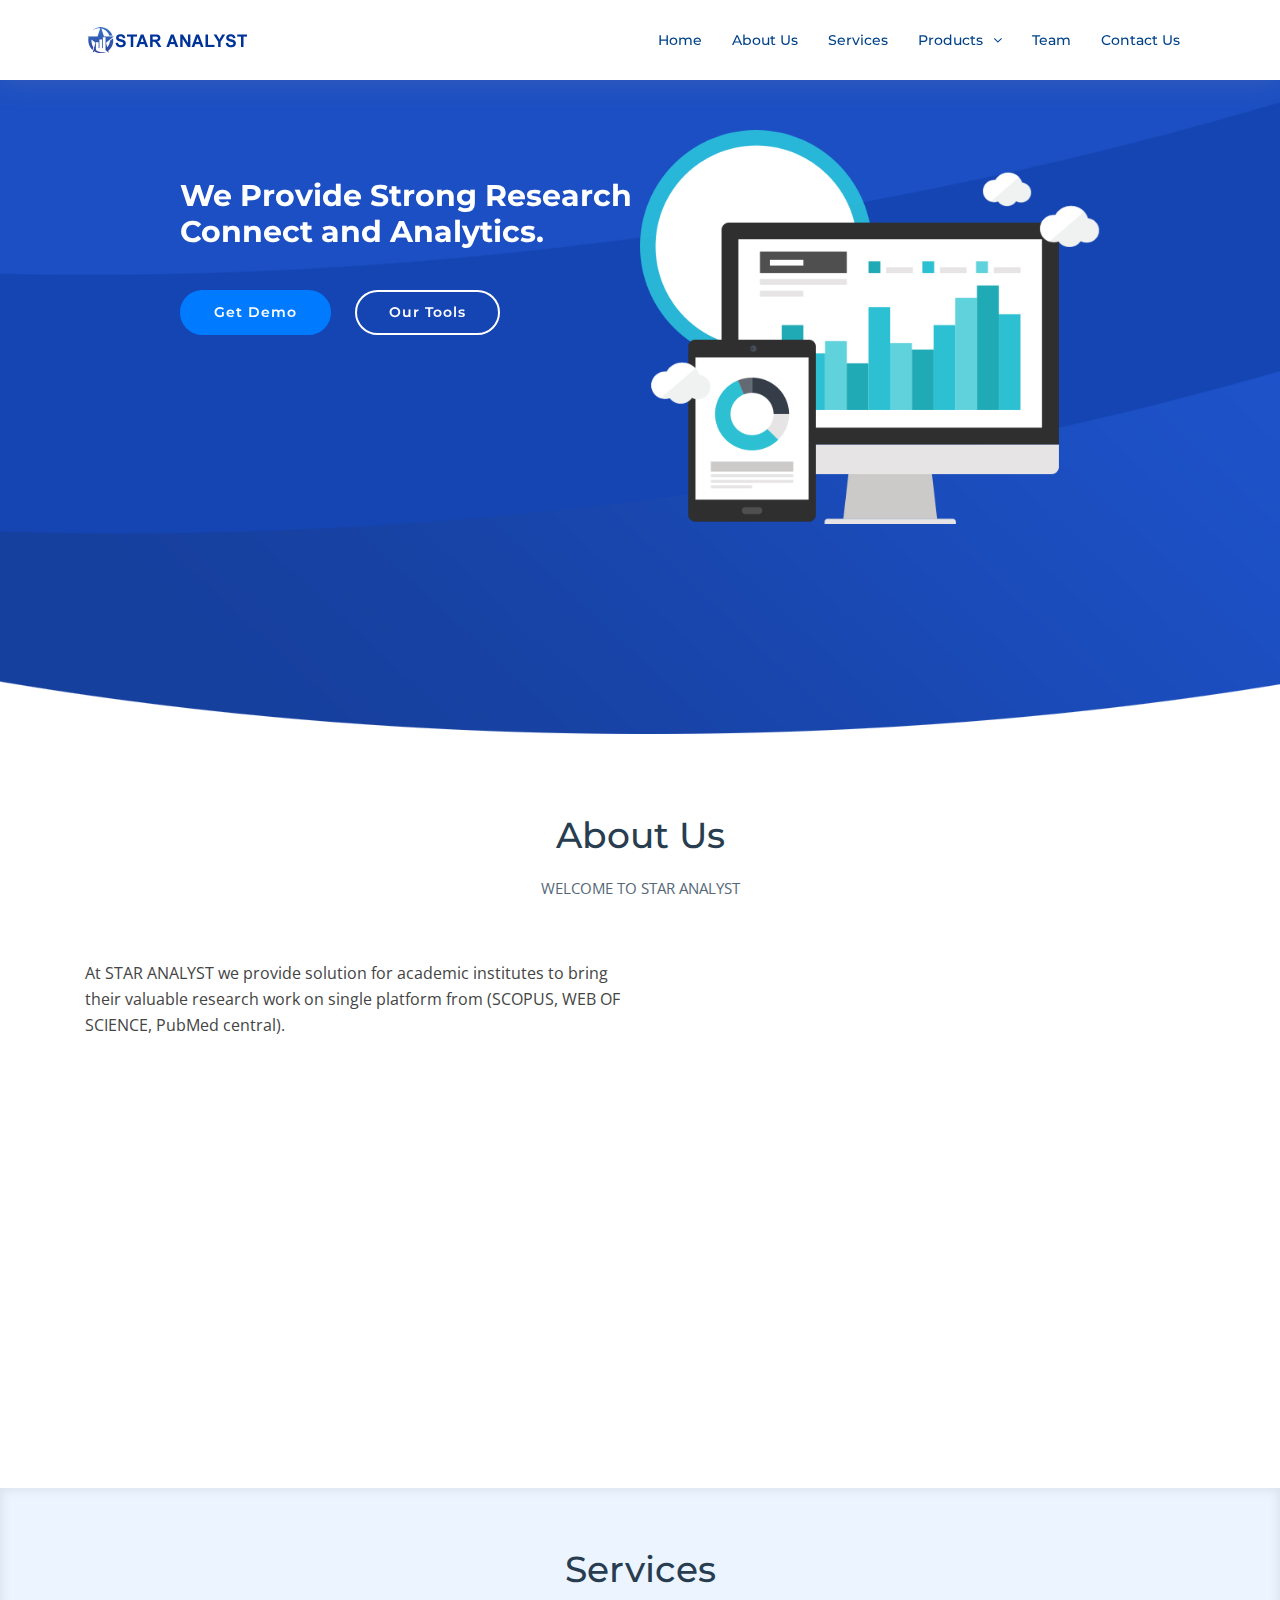
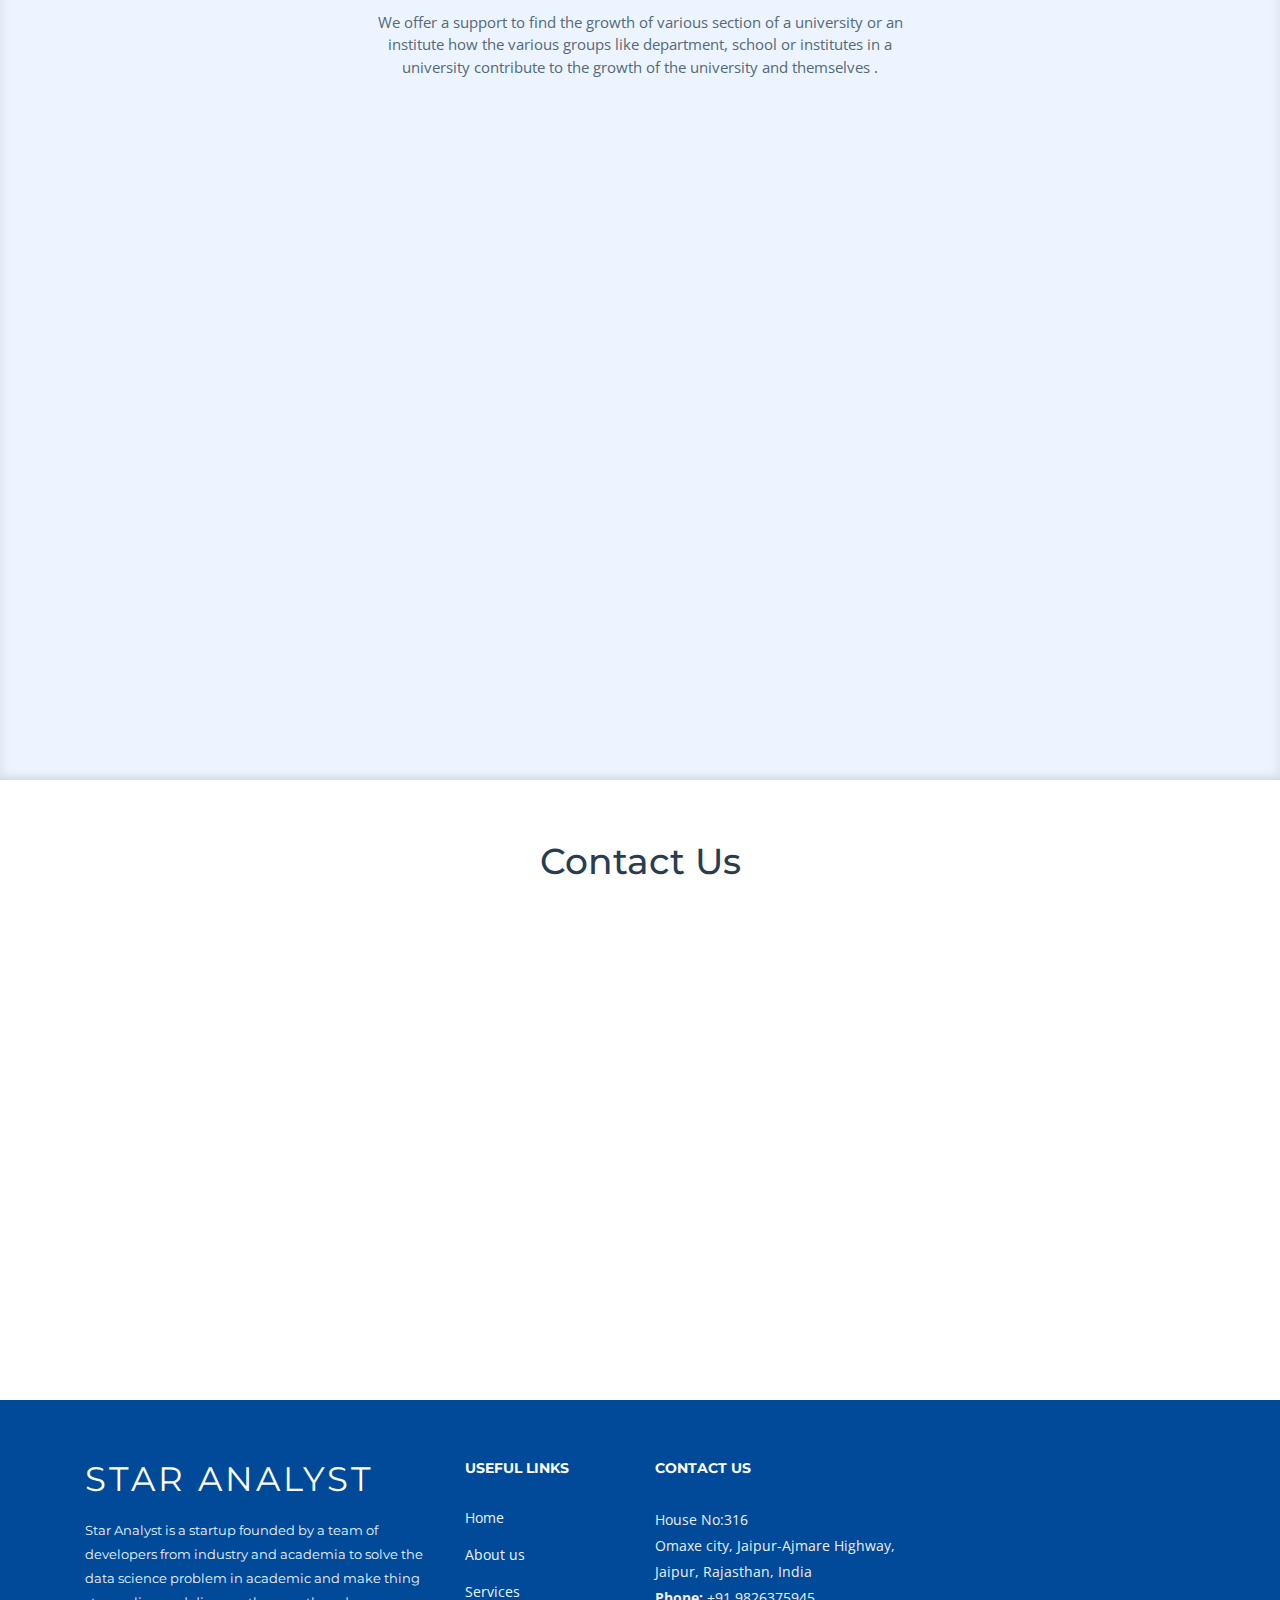
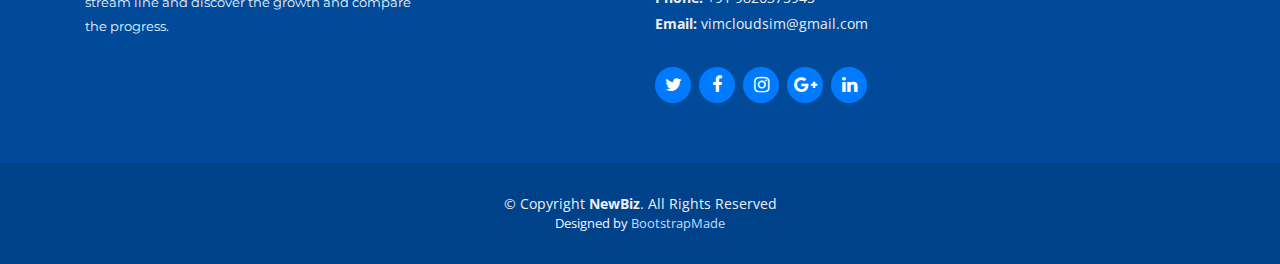
<file: index.html>
<!DOCTYPE html>
<html lang="en">
<head>
  <meta charset="utf-8">
  <title>Star Analyst</title>
  <meta content="width=device-width, initial-scale=1.0" name="viewport">
  <meta content="" name="keywords">
  <meta content="" name="description">

  <!-- Favicons -->
  <link href="img/favicon.png" rel="icon">
  <link href="img/apple-touch-icon.png" rel="apple-touch-icon">

  <!-- Google Fonts -->
  <link href="https://fonts.googleapis.com/css?family=Open+Sans:300,300i,400,400i,700,700i|Montserrat:300,400,500,700" rel="stylesheet">

  <!-- Bootstrap CSS File -->
  <link href="lib/bootstrap/css/bootstrap.min.css" rel="stylesheet">

  <!-- Libraries CSS Files -->
  <link href="lib/font-awesome/css/font-awesome.min.css" rel="stylesheet">
  <link href="lib/animate/animate.min.css" rel="stylesheet">
  <link href="lib/ionicons/css/ionicons.min.css" rel="stylesheet">
  <link href="lib/owlcarousel/assets/owl.carousel.min.css" rel="stylesheet">
  <link href="lib/lightbox/css/lightbox.min.css" rel="stylesheet">

  <!-- Main Stylesheet File -->
  <link href="css/style.css" rel="stylesheet">

</head>

<body>

  <!--==========================
  Header
  ============================-->
  <header id="header" class="fixed-top">
    <div class="container">

      <div class="logo float-left">
        <!-- Uncomment below if you prefer to use an image logo -->
        <!-- <h1 class="text-light"><a href="#header"><span>NewBiz</span></a></h1> -->
        <a href="index.html#intro" class="scrollto"><img src="img/logo.png" alt="" class="img-fluid"></a>
      </div>

          <nav class="main-nav float-right d-none d-lg-block">
        <ul>
          <li class="#active"><a href="index.html#intro">Home</a></li>
          <li><a href="index.html#about">About Us</a></li>
          <li><a href="index.html#services">Services</a></li>
          <li class="drop-down"><a href="index.html#portfolio">Products</a>
            
                <ul>
                  <li><a href="pubm.html#">Research Analyzer</a></li>
                  <li><a href="dspace.html#">Advanced Digital Library </a></li>
                 
                </ul>
              </li>
          <li><a href="team.html#team">Team</a></li>
            
        
          <li><a href="index.html#contact">Contact Us</a></li>
        </ul>
      </nav><!-- .main-nav -->
      
    </div>
  </header><!-- #header -->

  <!--==========================
    Intro Section
  ============================-->
 <section id="intro"  >
    <div class="container">
	<div class="row justify-content-center">
          <div class="col-lg-10">
       <div class="owl-carousel testimonials-carousel wow fadeInUp">
    
              
    
              <div class="testimonial-item">
               <div class="intro-img">
					<img src="img/intro/intro4.png" alt="" >
				  </div>

				  <div class="intro-info">
				  <br>
					<br><h2>We Provide Strong Research Connect and Analytics.</h2>
					
					<div>
					  <a href="index.html#contact" class="btn-get-started scrollto">Get Demo</a>
					  <a href="pubm.html" class="btn-services scrollto">Our Tools</a>
					</div>
				  </div>
              </div>
			  
			  
			   <div class="testimonial-item">
                <div class="intro-img">
					<img src="img/intro/intro3.png" alt="" >
				  </div>

				  <div class="intro-info">
					<h2>Only tool in the market to highlight the research growth of an academic institute.</h2>
					<div>
					<a href="index.html#contact" class="btn-get-started scrollto">Get Demo</a>
					  <a href="pubm.html" class="btn-services scrollto">Our Tools</a>
					</div>
				  </div>
              </div>
			  
			  <div class="testimonial-item">
                <div class="intro-img">
					<img src="img/intro/intro2.png" alt="" >
				  </div>

				  <div class="intro-info">
					<h2>We provide deep analysis for long run</h2>
					<div>
					<a href="index.html#contact" class="btn-get-started scrollto">Get Demo</a>
					  <a href="pubm.html" class="btn-services scrollto">Our Tools</a>
					</div>
				  </div>
              </div>
			  
			  
			  <div class="testimonial-item">
                <div class="intro-img">
					<img src="img/intro/intro5.png" alt="" >
				  </div>

				  <div class="intro-info">
					<h2>Tool to generate graphical report in any format </h2>
					<div>
					<a href="index.html#contact" class="btn-get-started scrollto">Get Demo</a>
					  <a href="pubm.html" class="btn-services scrollto">Our Tools</a>
					</div>
				  </div>
              </div>
			  
              </div>
    
            </div>
            </div>
            </div>

    </div>
  </section><!-- #intro -->

  <main id="main">

    <!--==========================
      About Us Section
    ============================-->
    <section id="about">
      <div class="container">

        <header class="section-header">
          <h3>About Us</h3>
          <p>WELCOME TO STAR ANALYST</p>
        </header>

        <div class="row about-container">

          <div class="col-lg-6 content order-lg-1 order-2">
            <p>
              At STAR ANALYST we provide solution for academic institutes to bring their valuable research work on single platform from (SCOPUS, WEB OF SCIENCE, PubMed central). 
            </p>

            <div class="icon-box wow fadeInUp">
              <div class="icon"><i class="fa fa-shopping-bag"></i></div>
              <h4 class="title"><a href="">Research Growth</a></h4>
              <p class="description">The tool uses data science to gather and analyze the data to reflect the academic progress of the institute over the year </p>
            </div>

            <div class="icon-box wow fadeInUp" data-wow-delay="0.2s">
              <div class="icon"><i class="fa fa-photo"></i></div>
              <h4 class="title"><a href="">Departmental Progress</a></h4>
              <p class="description">Tool provides the progress of internal departments and faculty members</p>
            </div>

            <div class="icon-box wow fadeInUp" data-wow-delay="0.4s">
              <div class="icon"><i class="fa fa-bar-chart"></i></div>
              <h4 class="title"><a href="">Comparitive Analysis</a></h4>
              <p class="description">We Provide comparative Analysis of work done over the year in single from different digital library under one umbrella and growth compared to other academic institutes globally
</p>
            </div>

          </div>

          <div class="col-lg-6 background order-lg-2 order-1 wow fadeInUp">
            <img src="img/about-img.svg" class="img-fluid" alt="">
          </div>
        </div>

    

      </div>
    </section><!-- #about -->

    <!--==========================
      Services Section
    ============================-->
    <section id="services" class="section-bg">
      <div class="container">

        <header class="section-header">
          <h3>Services</h3>
          <p>We offer a support to find the growth of various section of a university or an institute how the various groups like department, school or institutes in a university contribute to the growth of the university and themselves .</p>
        </header>

        <div class="row">

          <div class="col-md-6 col-lg-5 offset-lg-1 wow bounceInUp" data-wow-duration="1.4s">
            <div class="box">
              <div class="icon"><i class="ion-ios-analytics-outline" style="color: #ff689b;"></i></div>
              <h4 class="title"><a href="">University or Institute</a></h4>
              <p class="description">We offer services to present the growth of an university over the years in the field of research</p>
            </div>
          </div>
          <div class="col-md-6 col-lg-5 wow bounceInUp" data-wow-duration="1.4s">
            <div class="box">
              <div class="icon"><i class="ion-ios-bookmarks-outline" style="color: #e9bf06;"></i></div>
              <h4 class="title"><a href="">Departmental Growth</a></h4>
              <p class="description">We offer service to present the growth of a department and its contribution to the university, compared to other departments. </p>
            </div>
          </div>

          <div class="col-md-6 col-lg-5 offset-lg-1 wow bounceInUp" data-wow-delay="0.1s" data-wow-duration="1.4s">
            <div class="box">
              <div class="icon"><i class="ion-ios-paper-outline" style="color: #3fcdc7;"></i></div>
              <h4 class="title"><a href="">SCI, SCOPUS & PubMed</a></h4>
              <p class="description">Services to grape all the data from web, refine it and analyze.</p>
            </div>
          </div>
          <div class="col-md-6 col-lg-5 wow bounceInUp" data-wow-delay="0.1s" data-wow-duration="1.4s">
            <div class="box">
              <div class="icon"><i class="ion-ios-world-outline" style="color:#41cf2e;"></i></div>
              <h4 class="title"><a href="">Presence over the globe</a></h4>
              <p class="description">Services to identify the collaboration of work over the globe</p>
            </div>
          </div>

          <div class="col-md-6 col-lg-5 offset-lg-1 wow bounceInUp" data-wow-delay="0.2s" data-wow-duration="1.4s">
            <div class="box">
              <div class="icon"><i class="ion-ios-speedometer-outline" style="color: #d6ff22;"></i></div>
              <h4 class="title"><a href="">Faculty Contribution</a></h4>
              <p class="description">Services to identify the faculty contribution and the best faculty contributing to the institute.</p>
            </div>
          </div>
          <div class="col-md-6 col-lg-5 wow bounceInUp" data-wow-delay="0.2s" data-wow-duration="1.4s">
            <div class="box">
              <div class="icon"><i class="ion-ios-clock-outline" style="color: #4680ff;"></i></div>
              <h4 class="title"><a href="">Growth of each component</a></h4>
              <p class="description">Services to identify the growth and contribution of each componnect like Journal, Conferece, Book Chapter, Books & other article type </p>
            </div>
          </div>

        </div>

      </div>
    </section><!-- #services -->





    <!--==========================
      Contact Section
    ============================-->
    <section id="contact">
      <div class="container-fluid">

        <div class="section-header">
          <h3>Contact Us</h3>
        </div>

        <div class="row wow fadeInUp">

          <div class="col-lg-6">
           <div class="map mb-4 mb-lg-0">
              <iframe src="https://www.google.com/maps/place/Omaxe+City/@26.8422336,75.632068,15z/data=!4m5!3m4!1s0x0:0x7a00c5764be7f1cc!8m2!3d26.8422336!4d75.632068" frameborder="0" style="border:0; width: 100%; height: 312px;" allowfullscreen></iframe>
            </div>
          </div>

          <div class="col-lg-6">
            <div class="row">
              <div class="col-md-5 info">
                <i class="ion-ios-location-outline"></i>
                <p>Omaxe city, Jaipur-Ajmare Highway, Jaipur, Rajasthan, India </p>
              </div>
              <div class="col-md-4 info">
                <i class="ion-ios-email-outline"></i>
                <p>vimcloudsim@gmail.com</p>
              </div>
              <div class="col-md-3 info">
                <i class="ion-ios-telephone-outline"></i>
                <p>+91 9826375945</p>
              </div>
            </div>

            <div class="form">
              <div id="sendmessage">Your message has been sent. Thank you!</div>
              <div id="errormessage"></div>
              <form action="1.php" method="post" role="form" class="contactForm">
                <div class="form-row">
                  <div class="form-group col-lg-6">
                    <input type="text" name="name" class="form-control" id="name" placeholder="Your Name" data-rule="minlen:4" data-msg="Please enter at least 4 chars" />
                    <div class="validation"></div>
                  </div>
                  <div class="form-group col-lg-6">
                    <input type="email" class="form-control" name="email" id="email" placeholder="Your Email" data-rule="email" data-msg="Please enter a valid email" />
                    <div class="validation"></div>
                  </div>
                </div>
                <div class="form-group">
                  <input type="text" class="form-control" name="subject" id="subject" placeholder="Subject" data-rule="minlen:4" data-msg="Please enter at least 8 chars of subject" />
                  <div class="validation"></div>
                </div>
                <div class="form-group">
                  <textarea class="form-control" name="message" rows="5" data-rule="required" data-msg="Please write something for us" placeholder="Message"></textarea>
                  <div class="validation"></div>
                </div>
                <div class="text-center"><button type="submit" title="Send Message">Send Message</button></div>
              </form>
            </div>
          </div>

        </div>

      </div>
    </section><!-- #contact -->

  </main>

  <!--==========================
    Footer
  ============================-->
  <footer id="footer">
    <div class="footer-top">
      <div class="container">
        <div class="row">

          <div class="col-lg-4 col-md-6 footer-info">
            <h3>STAR ANALYST  </h3>
            <p>Star Analyst is a startup founded by a team of developers from industry and academia to solve the data science problem in academic and make thing stream line and discover the growth and compare the progress.</p>
          </div>

          <div class="col-lg-2 col-md-6 footer-links">
            <h4>Useful Links</h4>
            <ul>
              <li><a href="index.html#">Home</a></li>
              <li><a href="index.html#about">About us</a></li>
              <li><a href="index.html#services">Services</a></li>
              
            </ul>
          </div>

          <div class="col-lg-3 col-md-6 footer-contact">
            <h4>Contact Us</h4>
            <p>
              House No:316 <br>
              Omaxe city, Jaipur-Ajmare Highway,<br>
               Jaipur, Rajasthan, India <br>
              <strong>Phone:</strong> +91 9826375945<br>
              <strong>Email:</strong> vimcloudsim@gmail.com<br>
            </p>

            <div class="social-links">
              <a href="#" class="twitter"><i class="fa fa-twitter"></i></a>
              <a href="#" class="facebook"><i class="fa fa-facebook"></i></a>
              <a href="#" class="instagram"><i class="fa fa-instagram"></i></a>
              <a href="#" class="google-plus"><i class="fa fa-google-plus"></i></a>
              <a href="#" class="linkedin"><i class="fa fa-linkedin"></i></a>
            </div>

          </div>

          

        </div>
      </div>
    </div>

    <div class="container">
      <div class="copyright">
        &copy; Copyright <strong>NewBiz</strong>. All Rights Reserved
      </div>
      <div class="credits">
        <!--
          All the links in the footer should remain intact.
          You can delete the links only if you purchased the pro version.
          Licensing information: https://bootstrapmade.com/license/
          Purchase the pro version with working PHP/AJAX contact form: https://bootstrapmade.com/buy/?theme=NewBiz
        -->
        Designed by <a href="https://bootstrapmade.com/">BootstrapMade</a>
      </div>
    </div>
  </footer><!-- #footer -->

  <a href="#" class="back-to-top"><i class="fa fa-chevron-up"></i></a>
  <!-- Uncomment below i you want to use a preloader -->
  <!-- <div id="preloader"></div> -->

  <!-- JavaScript Libraries -->
  <script src="lib/jquery/jquery.min.js"></script>
  <script src="lib/jquery/jquery-migrate.min.js"></script>
  <script src="lib/bootstrap/js/bootstrap.bundle.min.js"></script>
  <script src="lib/easing/easing.min.js"></script>
  <script src="lib/mobile-nav/mobile-nav.js"></script>
  <script src="lib/wow/wow.min.js"></script>
  <script src="lib/waypoints/waypoints.min.js"></script>
  <script src="lib/counterup/counterup.min.js"></script>
  <script src="lib/owlcarousel/owl.carousel.min.js"></script>
  <script src="lib/isotope/isotope.pkgd.min.js"></script>
  <script src="lib/lightbox/js/lightbox.min.js"></script>
  <!-- Contact Form JavaScript File -->
  <script src="contactform/contactform.js"></script>

  <!-- Template Main Javascript File -->
  <script src="js/main.js"></script>

</body>
</html>
</file>
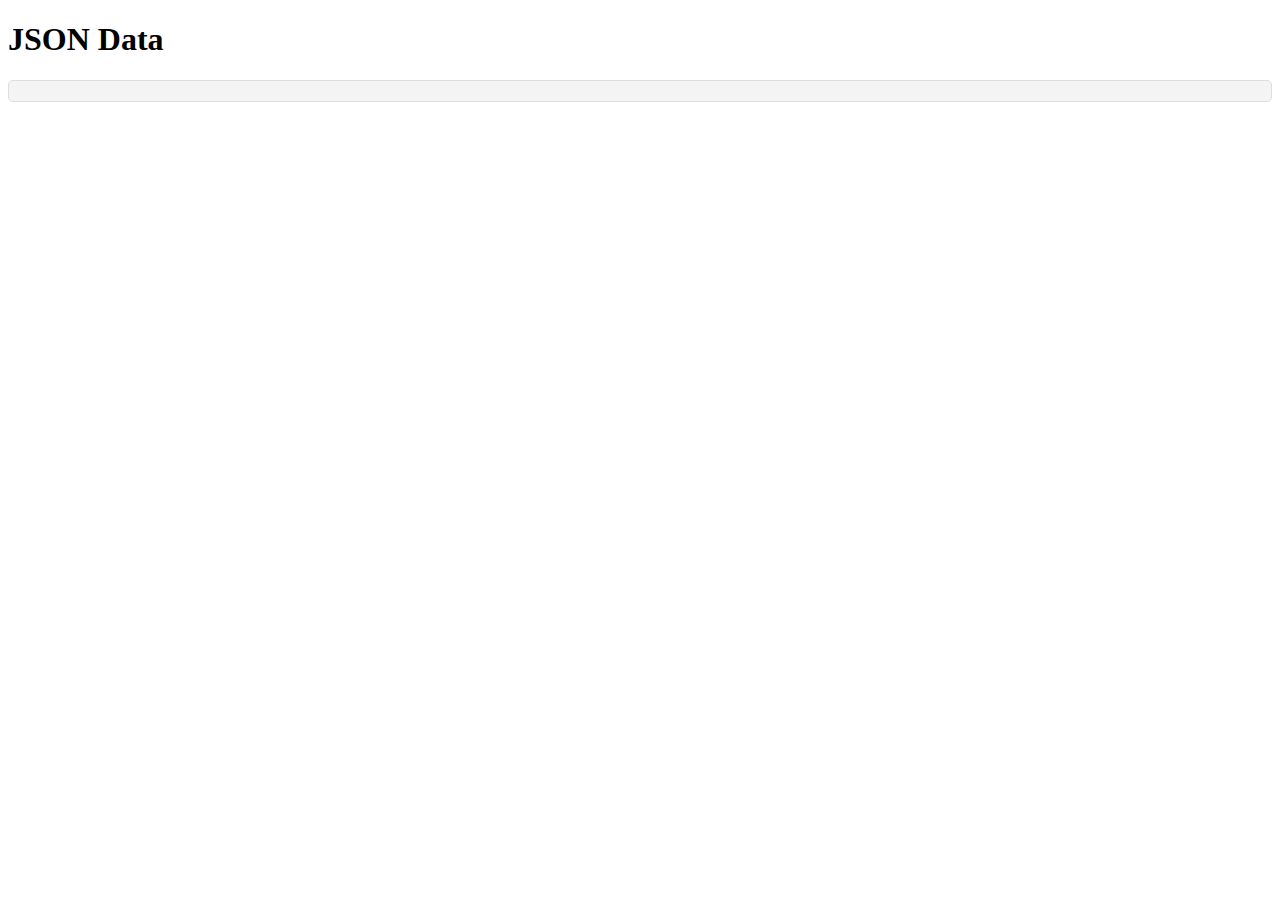
<file: 2.html>
<!DOCTYPE html>
<html lang="en">

<head>
    <meta charset="UTF-8">
    <meta name="viewport" 
          content="width=device-width, initial-scale=1.0">
    <title>JSON Fetch</title>
    <style>
        pre {
            background-color: #f4f4f4;
            border: 1px solid #ddd;
            padding: 10px;
            overflow-x: auto;
            font-family: monospace;
            border-radius: 5px;
        }
    </style>
</head>

<body>
    <h1>JSON Data</h1>
    <div id="json-container">
        <!-- Parsed JSON data will be displayed here -->
    </div>

    <script>
        let xhr = new XMLHttpRequest();
        xhr.open('GET', '2023.json', true);
        xhr.onreadystatechange = function () {
            if (xhr.readyState === 4 && xhr.status === 200) {
                let jsonObject = 
                        JSON.parse(xhr.responseText);
                displayJSON(jsonObject.path);
            }
        };
        xhr.send();

        function displayJSON(jsonObject) {
            let jsonContainer = 
                    document.getElementById('json-container');
            let pre = 
                    document.createElement('pre');
            pre.textContent = JSON.stringify(jsonObject, null, 2);
            jsonContainer.appendChild(pre);
        }
    </script>
</body>


</html>
</file>
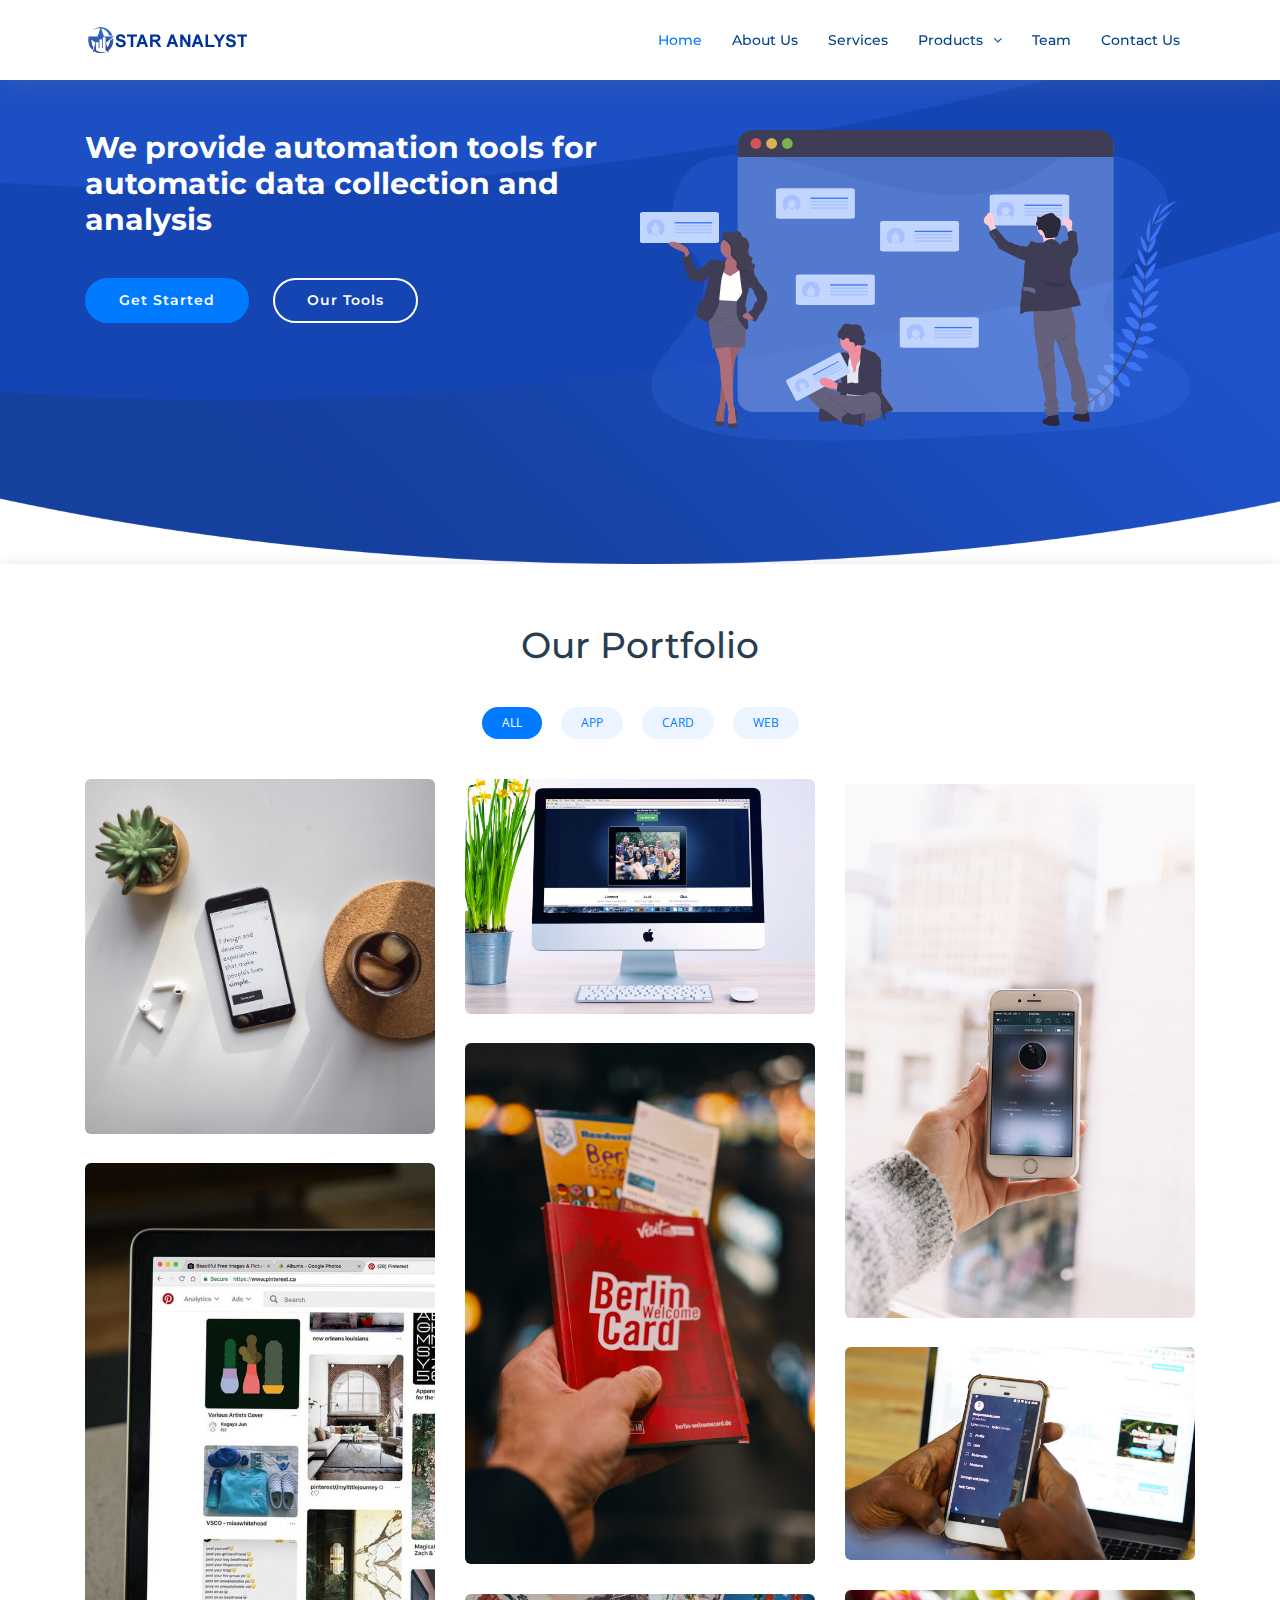
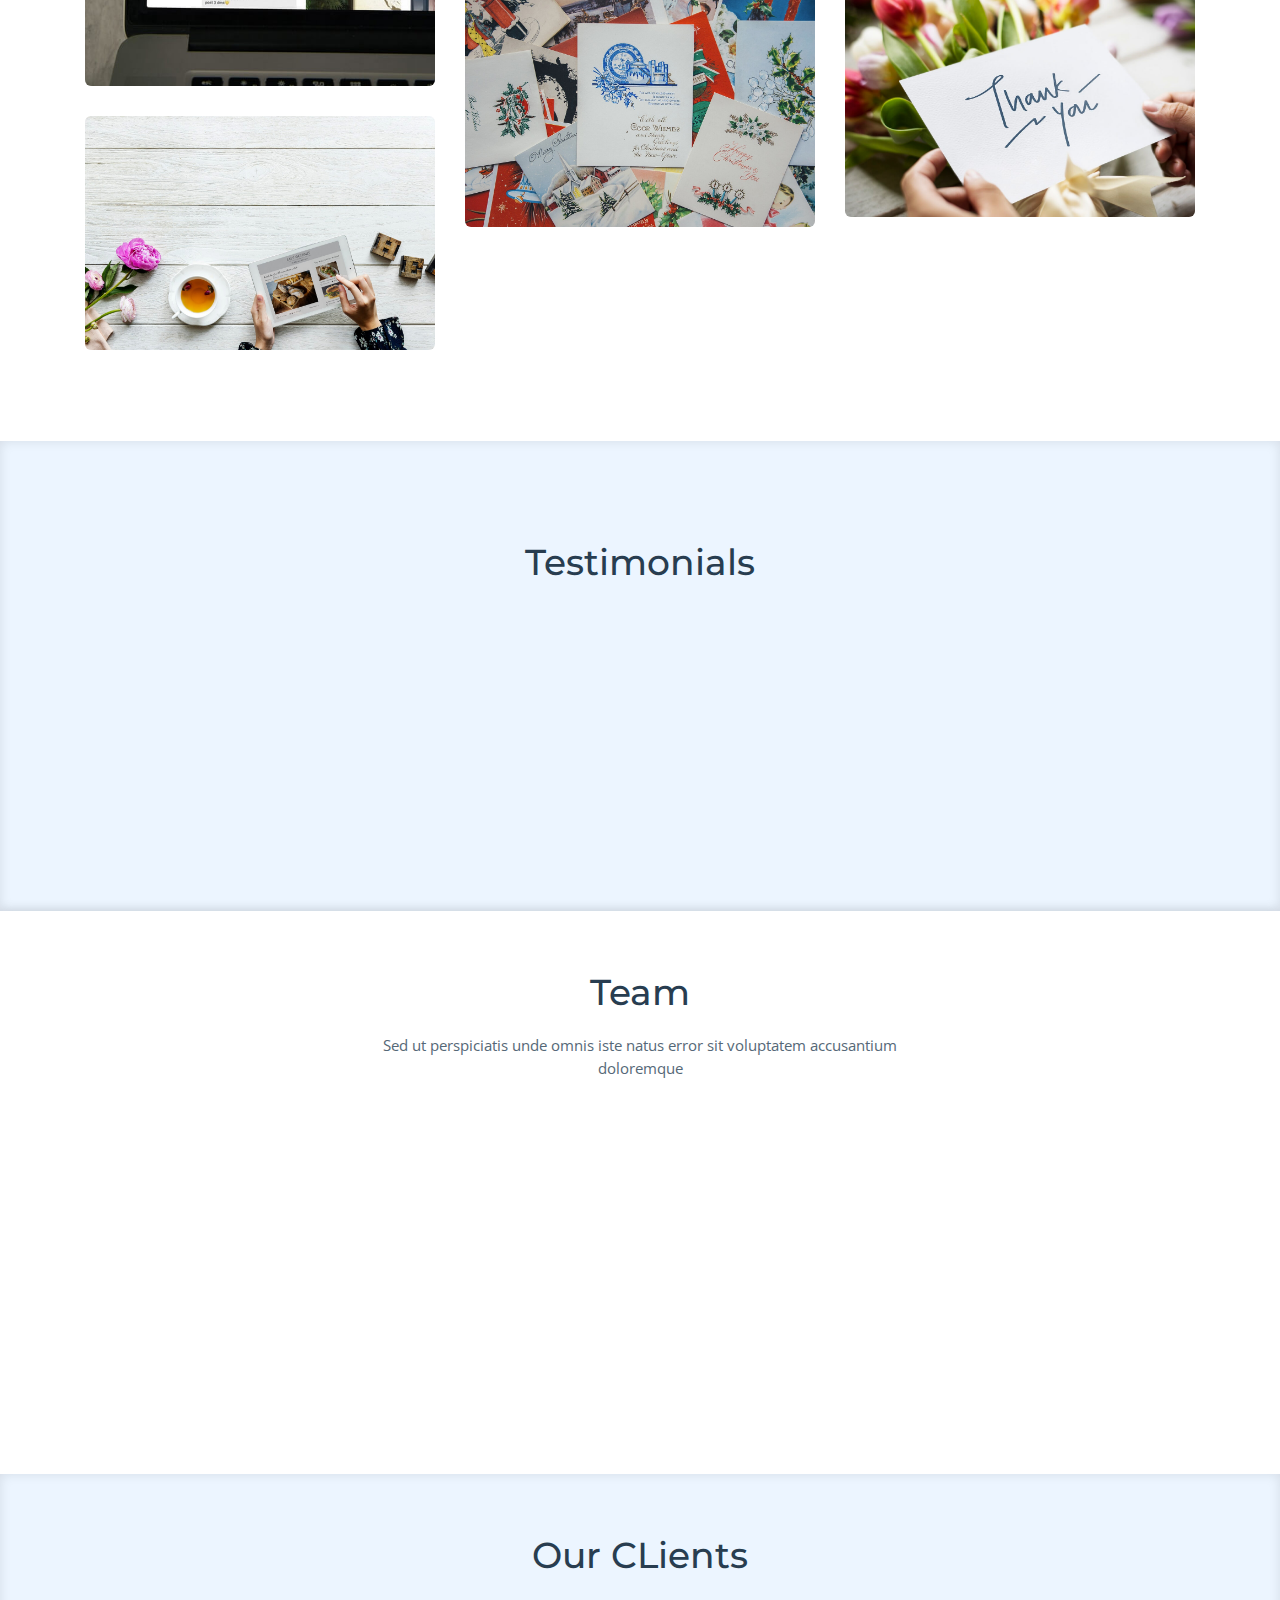
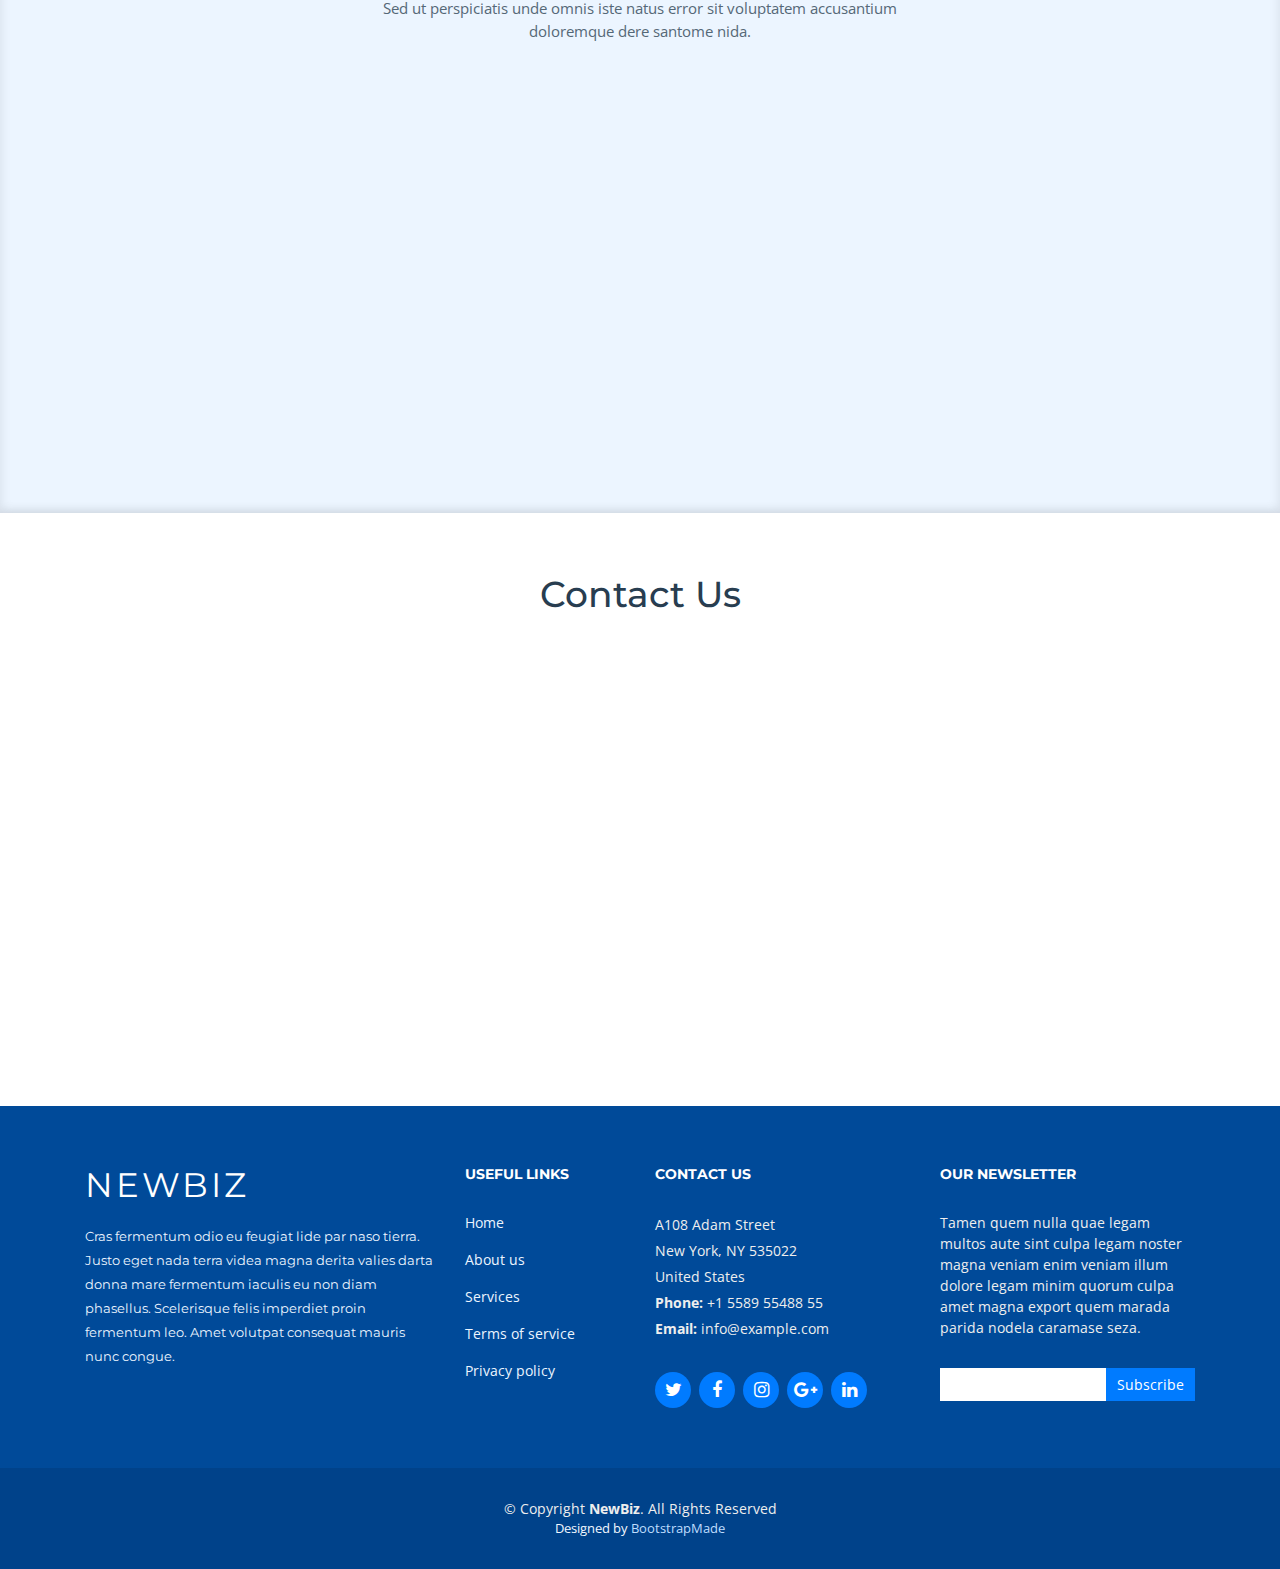
<file: clients.html>
<!DOCTYPE html>
<html lang="en">
<head>
  <meta charset="utf-8">
  <title>Star Analyst</title>
  <meta content="width=device-width, initial-scale=1.0" name="viewport">
  <meta content="" name="keywords">
  <meta content="" name="description">

  <!-- Favicons -->
  <link href="img/favicon.png" rel="icon">
  <link href="img/apple-touch-icon.png" rel="apple-touch-icon">

  <!-- Google Fonts -->
  <link href="https://fonts.googleapis.com/css?family=Open+Sans:300,300i,400,400i,700,700i|Montserrat:300,400,500,700" rel="stylesheet">

  <!-- Bootstrap CSS File -->
  <link href="lib/bootstrap/css/bootstrap.min.css" rel="stylesheet">

  <!-- Libraries CSS Files -->
  <link href="lib/font-awesome/css/font-awesome.min.css" rel="stylesheet">
  <link href="lib/animate/animate.min.css" rel="stylesheet">
  <link href="lib/ionicons/css/ionicons.min.css" rel="stylesheet">
  <link href="lib/owlcarousel/assets/owl.carousel.min.css" rel="stylesheet">
  <link href="lib/lightbox/css/lightbox.min.css" rel="stylesheet">

  <!-- Main Stylesheet File -->
  <link href="css/style.css" rel="stylesheet">

</head>

<body>

  <!--==========================
  Header
  ============================-->
  <header id="header" class="fixed-top">
    <div class="container">

      <div class="logo float-left">
        <!-- Uncomment below if you prefer to use an image logo -->
        <!-- <h1 class="text-light"><a href="#header"><span>NewBiz</span></a></h1> -->
        <a href="#intro" class="scrollto"><img src="img/logo.png" alt="" class="img-fluid"></a>
      </div>

      <nav class="main-nav float-right d-none d-lg-block">
        <ul>
          <li class="active"><a href="#intro">Home</a></li>
          <li><a href="#about">About Us</a></li>
          <li><a href="#services">Services</a></li>
          <li class="drop-down"><a href="#portfolio">Products</a>
            
                <ul>
                  <li><a href="#">Research Analyzer</a></li>
                  <li><a href="#">Advanced Digital Library </a></li>
                 
                </ul>
              </li>
          <li><a href="#team">Team</a></li>
            
        
          <li><a href="#contact">Contact Us</a></li>
        </ul>
      </nav><!-- .main-nav -->
      
    </div>
  </header><!-- #header -->

  <!--==========================
    Intro Section
  ============================-->
  <section id="intro" class="clearfix">
    <div class="container">

      <div class="intro-img">
        <img src="img/intro-img.svg" alt="" class="img-fluid">
      </div>

      <div class="intro-info">
        <h2>We provide automation tools for automatic data collection and analysis</h2>
        <div>
          <a href="#about" class="btn-get-started scrollto">Get Started</a>
          <a href="#services" class="btn-services scrollto">Our Tools</a>
        </div>
      </div>

    </div>
  </section><!-- #intro -->

  <main id="main">


    <!--==========================
      Portfolio Section
    ============================-->
    <section id="portfolio" class="clearfix">
      <div class="container">

        <header class="section-header">
          <h3 class="section-title">Our Portfolio</h3>
        </header>

        <div class="row">
          <div class="col-lg-12">
            <ul id="portfolio-flters">
              <li data-filter="*" class="filter-active">All</li>
              <li data-filter=".filter-app">App</li>
              <li data-filter=".filter-card">Card</li>
              <li data-filter=".filter-web">Web</li>
            </ul>
          </div>
        </div>

        <div class="row portfolio-container">

          <div class="col-lg-4 col-md-6 portfolio-item filter-app">
            <div class="portfolio-wrap">
              <img src="img/portfolio/app1.jpg" class="img-fluid" alt="">
              <div class="portfolio-info">
                <h4><a href="#">App 1</a></h4>
                <p>App</p>
                <div>
                  <a href="img/portfolio/app1.jpg" data-lightbox="portfolio" data-title="App 1" class="link-preview" title="Preview"><i class="ion ion-eye"></i></a>
                  <a href="#" class="link-details" title="More Details"><i class="ion ion-android-open"></i></a>
                </div>
              </div>
            </div>
          </div>

          <div class="col-lg-4 col-md-6 portfolio-item filter-web" data-wow-delay="0.1s">
            <div class="portfolio-wrap">
              <img src="img/portfolio/web3.jpg" class="img-fluid" alt="">
              <div class="portfolio-info">
                <h4><a href="#">Web 3</a></h4>
                <p>Web</p>
                <div>
                  <a href="img/portfolio/web3.jpg" class="link-preview" data-lightbox="portfolio" data-title="Web 3" title="Preview"><i class="ion ion-eye"></i></a>
                  <a href="#" class="link-details" title="More Details"><i class="ion ion-android-open"></i></a>
                </div>
              </div>
            </div>
          </div>

          <div class="col-lg-4 col-md-6 portfolio-item filter-app" data-wow-delay="0.2s">
            <div class="portfolio-wrap">
              <img src="img/portfolio/app2.jpg" class="img-fluid" alt="">
              <div class="portfolio-info">
                <h4><a href="#">App 2</a></h4>
                <p>App</p>
                <div>
                  <a href="img/portfolio/app2.jpg" class="link-preview" data-lightbox="portfolio" data-title="App 2" title="Preview"><i class="ion ion-eye"></i></a>
                  <a href="#" class="link-details" title="More Details"><i class="ion ion-android-open"></i></a>
                </div>
              </div>
            </div>
          </div>

          <div class="col-lg-4 col-md-6 portfolio-item filter-card">
            <div class="portfolio-wrap">
              <img src="img/portfolio/card2.jpg" class="img-fluid" alt="">
              <div class="portfolio-info">
                <h4><a href="#">Card 2</a></h4>
                <p>Card</p>
                <div>
                  <a href="img/portfolio/card2.jpg" class="link-preview" data-lightbox="portfolio" data-title="Card 2" title="Preview"><i class="ion ion-eye"></i></a>
                  <a href="#" class="link-details" title="More Details"><i class="ion ion-android-open"></i></a>
                </div>
              </div>
            </div>
          </div>

          <div class="col-lg-4 col-md-6 portfolio-item filter-web" data-wow-delay="0.1s">
            <div class="portfolio-wrap">
              <img src="img/portfolio/web2.jpg" class="img-fluid" alt="">
              <div class="portfolio-info">
                <h4><a href="#">Web 2</a></h4>
                <p>Web</p>
                <div>
                  <a href="img/portfolio/web2.jpg" class="link-preview" data-lightbox="portfolio" data-title="Web 2" title="Preview"><i class="ion ion-eye"></i></a>
                  <a href="#" class="link-details" title="More Details"><i class="ion ion-android-open"></i></a>
                </div>
              </div>
            </div>
          </div>

          <div class="col-lg-4 col-md-6 portfolio-item filter-app" data-wow-delay="0.2s">
            <div class="portfolio-wrap">
              <img src="img/portfolio/app3.jpg" class="img-fluid" alt="">
              <div class="portfolio-info">
                <h4><a href="#">App 3</a></h4>
                <p>App</p>
                <div>
                  <a href="img/portfolio/app3.jpg" class="link-preview" data-lightbox="portfolio" data-title="App 3" title="Preview"><i class="ion ion-eye"></i></a>
                  <a href="#" class="link-details" title="More Details"><i class="ion ion-android-open"></i></a>
                </div>
              </div>
            </div>
          </div>

          <div class="col-lg-4 col-md-6 portfolio-item filter-card">
            <div class="portfolio-wrap">
              <img src="img/portfolio/card1.jpg" class="img-fluid" alt="">
              <div class="portfolio-info">
                <h4><a href="#">Card 1</a></h4>
                <p>Card</p>
                <div>
                  <a href="img/portfolio/card1.jpg" class="link-preview" data-lightbox="portfolio" data-title="Card 1" title="Preview"><i class="ion ion-eye"></i></a>
                  <a href="#" class="link-details" title="More Details"><i class="ion ion-android-open"></i></a>
                </div>
              </div>
            </div>
          </div>

          <div class="col-lg-4 col-md-6 portfolio-item filter-card" data-wow-delay="0.1s">
            <div class="portfolio-wrap">
              <img src="img/portfolio/card3.jpg" class="img-fluid" alt="">
              <div class="portfolio-info">
                <h4><a href="#">Card 3</a></h4>
                <p>Card</p>
                <div>
                  <a href="img/portfolio/card3.jpg" class="link-preview" data-lightbox="portfolio" data-title="Card 3" title="Preview"><i class="ion ion-eye"></i></a>
                  <a href="#" class="link-details" title="More Details"><i class="ion ion-android-open"></i></a>
                </div>
              </div>
            </div>
          </div>

          <div class="col-lg-4 col-md-6 portfolio-item filter-web" data-wow-delay="0.2s">
            <div class="portfolio-wrap">
              <img src="img/portfolio/web1.jpg" class="img-fluid" alt="">
              <div class="portfolio-info">
                <h4><a href="#">Web 1</a></h4>
                <p>Web</p>
                <div>
                  <a href="img/portfolio/web1.jpg" class="link-preview" data-lightbox="portfolio" data-title="Web 1" title="Preview"><i class="ion ion-eye"></i></a>
                  <a href="#" class="link-details" title="More Details"><i class="ion ion-android-open"></i></a>
                </div>
              </div>
            </div>
          </div>

        </div>

      </div>
    </section><!-- #portfolio -->

    <!--==========================
      Clients Section
    ============================-->
    <section id="testimonials" class="section-bg">
      <div class="container">

        <header class="section-header">
          <h3>Testimonials</h3>
        </header>

        <div class="row justify-content-center">
          <div class="col-lg-8">

            <div class="owl-carousel testimonials-carousel wow fadeInUp">
    
              <div class="testimonial-item">
                <img src="img/testimonial-1.jpg" class="testimonial-img" alt="">
                <h3>Saul Goodman</h3>
                <h4>Ceo &amp; Founder</h4>
                <p>
                  Proin iaculis purus consequat sem cure digni ssim donec porttitora entum suscipit rhoncus. Accusantium quam, ultricies eget id, aliquam eget nibh et. Maecen aliquam, risus at semper.
                </p>
              </div>
    
              <div class="testimonial-item">
                <img src="img/testimonial-2.jpg" class="testimonial-img" alt="">
                <h3>Sara Wilsson</h3>
                <h4>Designer</h4>
                <p>
                  Export tempor illum tamen malis malis eram quae irure esse labore quem cillum quid cillum eram malis quorum velit fore eram velit sunt aliqua noster fugiat irure amet legam anim culpa.
                </p>
              </div>
    
              <div class="testimonial-item">
                <img src="img/testimonial-3.jpg" class="testimonial-img" alt="">
                <h3>Jena Karlis</h3>
                <h4>Store Owner</h4>
                <p>
                  Enim nisi quem export duis labore cillum quae magna enim sint quorum nulla quem veniam duis minim tempor labore quem eram duis noster aute amet eram fore quis sint minim.
                </p>
              </div>
    
              <div class="testimonial-item">
                <img src="img/testimonial-4.jpg" class="testimonial-img" alt="">
                <h3>Matt Brandon</h3>
                <h4>Freelancer</h4>
                <p>
                  Fugiat enim eram quae cillum dolore dolor amet nulla culpa multos export minim fugiat minim velit minim dolor enim duis veniam ipsum anim magna sunt elit fore quem dolore labore illum veniam.
                </p>
              </div>
    
              <div class="testimonial-item">
                <img src="img/testimonial-5.jpg" class="testimonial-img" alt="">
                <h3>John Larson</h3>
                <h4>Entrepreneur</h4>
                <p>
                  Quis quorum aliqua sint quem legam fore sunt eram irure aliqua veniam tempor noster veniam enim culpa labore duis sunt culpa nulla illum cillum fugiat legam esse veniam culpa fore nisi cillum quid.
                </p>
              </div>

            </div>

          </div>
        </div>


      </div>
    </section><!-- #testimonials -->

    <!--==========================
      Team Section
    ============================-->
    <section id="team">
      <div class="container">
        <div class="section-header">
          <h3>Team</h3>
          <p>Sed ut perspiciatis unde omnis iste natus error sit voluptatem accusantium doloremque</p>
        </div>

        <div class="row">

          <div class="col-lg-3 col-md-6 wow fadeInUp">
            <div class="member">
              <img src="img/team-1.jpg" class="img-fluid" alt="">
              <div class="member-info">
                <div class="member-info-content">
                  <h4>Walter White</h4>
                  <span>Chief Executive Officer</span>
                  <div class="social">
                    <a href=""><i class="fa fa-twitter"></i></a>
                    <a href=""><i class="fa fa-facebook"></i></a>
                    <a href=""><i class="fa fa-google-plus"></i></a>
                    <a href=""><i class="fa fa-linkedin"></i></a>
                  </div>
                </div>
              </div>
            </div>
          </div>

          <div class="col-lg-3 col-md-6 wow fadeInUp" data-wow-delay="0.1s">
            <div class="member">
              <img src="img/team-2.jpg" class="img-fluid" alt="">
              <div class="member-info">
                <div class="member-info-content">
                  <h4>Sarah Jhonson</h4>
                  <span>Product Manager</span>
                  <div class="social">
                    <a href=""><i class="fa fa-twitter"></i></a>
                    <a href=""><i class="fa fa-facebook"></i></a>
                    <a href=""><i class="fa fa-google-plus"></i></a>
                    <a href=""><i class="fa fa-linkedin"></i></a>
                  </div>
                </div>
              </div>
            </div>
          </div>

          <div class="col-lg-3 col-md-6 wow fadeInUp" data-wow-delay="0.2s">
            <div class="member">
              <img src="img/team-3.jpg" class="img-fluid" alt="">
              <div class="member-info">
                <div class="member-info-content">
                  <h4>William Anderson</h4>
                  <span>CTO</span>
                  <div class="social">
                    <a href=""><i class="fa fa-twitter"></i></a>
                    <a href=""><i class="fa fa-facebook"></i></a>
                    <a href=""><i class="fa fa-google-plus"></i></a>
                    <a href=""><i class="fa fa-linkedin"></i></a>
                  </div>
                </div>
              </div>
            </div>
          </div>

          <div class="col-lg-3 col-md-6 wow fadeInUp" data-wow-delay="0.3s">
            <div class="member">
              <img src="img/team-4.jpg" class="img-fluid" alt="">
              <div class="member-info">
                <div class="member-info-content">
                  <h4>Amanda Jepson</h4>
                  <span>Accountant</span>
                  <div class="social">
                    <a href=""><i class="fa fa-twitter"></i></a>
                    <a href=""><i class="fa fa-facebook"></i></a>
                    <a href=""><i class="fa fa-google-plus"></i></a>
                    <a href=""><i class="fa fa-linkedin"></i></a>
                  </div>
                </div>
              </div>
            </div>
          </div>

        </div>

      </div>
    </section><!-- #team -->

    <!--==========================
      Clients Section
    ============================-->
    <section id="clients" class="section-bg">

      <div class="container">

        <div class="section-header">
          <h3>Our CLients</h3>
          <p>Sed ut perspiciatis unde omnis iste natus error sit voluptatem accusantium doloremque dere santome nida.</p>
        </div>

        <div class="row no-gutters clients-wrap clearfix wow fadeInUp">

          <div class="col-lg-3 col-md-4 col-xs-6">
            <div class="client-logo">
              <img src="img/clients/client-1.png" class="img-fluid" alt="">
            </div>
          </div>
          
          <div class="col-lg-3 col-md-4 col-xs-6">
            <div class="client-logo">
              <img src="img/clients/client-2.png" class="img-fluid" alt="">
            </div>
          </div>
        
          <div class="col-lg-3 col-md-4 col-xs-6">
            <div class="client-logo">
              <img src="img/clients/client-3.png" class="img-fluid" alt="">
            </div>
          </div>
          
          <div class="col-lg-3 col-md-4 col-xs-6">
            <div class="client-logo">
              <img src="img/clients/client-4.png" class="img-fluid" alt="">
            </div>
          </div>
          
          <div class="col-lg-3 col-md-4 col-xs-6">
            <div class="client-logo">
              <img src="img/clients/client-5.png" class="img-fluid" alt="">
            </div>
          </div>
        
          <div class="col-lg-3 col-md-4 col-xs-6">
            <div class="client-logo">
              <img src="img/clients/client-6.png" class="img-fluid" alt="">
            </div>
          </div>
          
          <div class="col-lg-3 col-md-4 col-xs-6">
            <div class="client-logo">
              <img src="img/clients/client-7.png" class="img-fluid" alt="">
            </div>
          </div>
          
          <div class="col-lg-3 col-md-4 col-xs-6">
            <div class="client-logo">
              <img src="img/clients/client-8.png" class="img-fluid" alt="">
            </div>
          </div>

        </div>

      </div>

    </section>

    <!--==========================
      Contact Section
    ============================-->
    <section id="contact">
      <div class="container-fluid">

        <div class="section-header">
          <h3>Contact Us</h3>
        </div>

        <div class="row wow fadeInUp">

          <div class="col-lg-6">
            <div class="map mb-4 mb-lg-0">
              <iframe src="https://www.google.com/maps/embed?pb=!1m14!1m8!1m3!1d12097.433213460943!2d-74.0062269!3d40.7101282!3m2!1i1024!2i768!4f13.1!3m3!1m2!1s0x0%3A0xb89d1fe6bc499443!2sDowntown+Conference+Center!5e0!3m2!1smk!2sbg!4v1539943755621" frameborder="0" style="border:0; width: 100%; height: 312px;" allowfullscreen></iframe>
            </div>
          </div>

          <div class="col-lg-6">
            <div class="row">
              <div class="col-md-5 info">
                <i class="ion-ios-location-outline"></i>
                <p>A108 Adam Street, NY 535022</p>
              </div>
              <div class="col-md-4 info">
                <i class="ion-ios-email-outline"></i>
                <p>info@example.com</p>
              </div>
              <div class="col-md-3 info">
                <i class="ion-ios-telephone-outline"></i>
                <p>+1 5589 55488 55</p>
              </div>
            </div>

            <div class="form">
              <div id="sendmessage">Your message has been sent. Thank you!</div>
              <div id="errormessage"></div>
              <form action="" method="post" role="form" class="contactForm">
                <div class="form-row">
                  <div class="form-group col-lg-6">
                    <input type="text" name="name" class="form-control" id="name" placeholder="Your Name" data-rule="minlen:4" data-msg="Please enter at least 4 chars" />
                    <div class="validation"></div>
                  </div>
                  <div class="form-group col-lg-6">
                    <input type="email" class="form-control" name="email" id="email" placeholder="Your Email" data-rule="email" data-msg="Please enter a valid email" />
                    <div class="validation"></div>
                  </div>
                </div>
                <div class="form-group">
                  <input type="text" class="form-control" name="subject" id="subject" placeholder="Subject" data-rule="minlen:4" data-msg="Please enter at least 8 chars of subject" />
                  <div class="validation"></div>
                </div>
                <div class="form-group">
                  <textarea class="form-control" name="message" rows="5" data-rule="required" data-msg="Please write something for us" placeholder="Message"></textarea>
                  <div class="validation"></div>
                </div>
                <div class="text-center"><button type="submit" title="Send Message">Send Message</button></div>
              </form>
            </div>
          </div>

        </div>

      </div>
    </section><!-- #contact -->

  </main>

  <!--==========================
    Footer
  ============================-->
  <footer id="footer">
    <div class="footer-top">
      <div class="container">
        <div class="row">

          <div class="col-lg-4 col-md-6 footer-info">
            <h3>NewBiz</h3>
            <p>Cras fermentum odio eu feugiat lide par naso tierra. Justo eget nada terra videa magna derita valies darta donna mare fermentum iaculis eu non diam phasellus. Scelerisque felis imperdiet proin fermentum leo. Amet volutpat consequat mauris nunc congue.</p>
          </div>

          <div class="col-lg-2 col-md-6 footer-links">
            <h4>Useful Links</h4>
            <ul>
              <li><a href="#">Home</a></li>
              <li><a href="#">About us</a></li>
              <li><a href="#">Services</a></li>
              <li><a href="#">Terms of service</a></li>
              <li><a href="#">Privacy policy</a></li>
            </ul>
          </div>

          <div class="col-lg-3 col-md-6 footer-contact">
            <h4>Contact Us</h4>
            <p>
              A108 Adam Street <br>
              New York, NY 535022<br>
              United States <br>
              <strong>Phone:</strong> +1 5589 55488 55<br>
              <strong>Email:</strong> info@example.com<br>
            </p>

            <div class="social-links">
              <a href="#" class="twitter"><i class="fa fa-twitter"></i></a>
              <a href="#" class="facebook"><i class="fa fa-facebook"></i></a>
              <a href="#" class="instagram"><i class="fa fa-instagram"></i></a>
              <a href="#" class="google-plus"><i class="fa fa-google-plus"></i></a>
              <a href="#" class="linkedin"><i class="fa fa-linkedin"></i></a>
            </div>

          </div>

          <div class="col-lg-3 col-md-6 footer-newsletter">
            <h4>Our Newsletter</h4>
            <p>Tamen quem nulla quae legam multos aute sint culpa legam noster magna veniam enim veniam illum dolore legam minim quorum culpa amet magna export quem marada parida nodela caramase seza.</p>
            <form action="" method="post">
              <input type="email" name="email"><input type="submit"  value="Subscribe">
            </form>
          </div>

        </div>
      </div>
    </div>

    <div class="container">
      <div class="copyright">
        &copy; Copyright <strong>NewBiz</strong>. All Rights Reserved
      </div>
      <div class="credits">
        <!--
          All the links in the footer should remain intact.
          You can delete the links only if you purchased the pro version.
          Licensing information: https://bootstrapmade.com/license/
          Purchase the pro version with working PHP/AJAX contact form: https://bootstrapmade.com/buy/?theme=NewBiz
        -->
        Designed by <a href="https://bootstrapmade.com/">BootstrapMade</a>
      </div>
    </div>
  </footer><!-- #footer -->

  <a href="#" class="back-to-top"><i class="fa fa-chevron-up"></i></a>
  <!-- Uncomment below i you want to use a preloader -->
  <!-- <div id="preloader"></div> -->

  <!-- JavaScript Libraries -->
  <script src="lib/jquery/jquery.min.js"></script>
  <script src="lib/jquery/jquery-migrate.min.js"></script>
  <script src="lib/bootstrap/js/bootstrap.bundle.min.js"></script>
  <script src="lib/easing/easing.min.js"></script>
  <script src="lib/mobile-nav/mobile-nav.js"></script>
  <script src="lib/wow/wow.min.js"></script>
  <script src="lib/waypoints/waypoints.min.js"></script>
  <script src="lib/counterup/counterup.min.js"></script>
  <script src="lib/owlcarousel/owl.carousel.min.js"></script>
  <script src="lib/isotope/isotope.pkgd.min.js"></script>
  <script src="lib/lightbox/js/lightbox.min.js"></script>
  <!-- Contact Form JavaScript File -->
  <script src="contactform/contactform.js"></script>

  <!-- Template Main Javascript File -->
  <script src="js/main.js"></script>

</body>
</html>
</file>
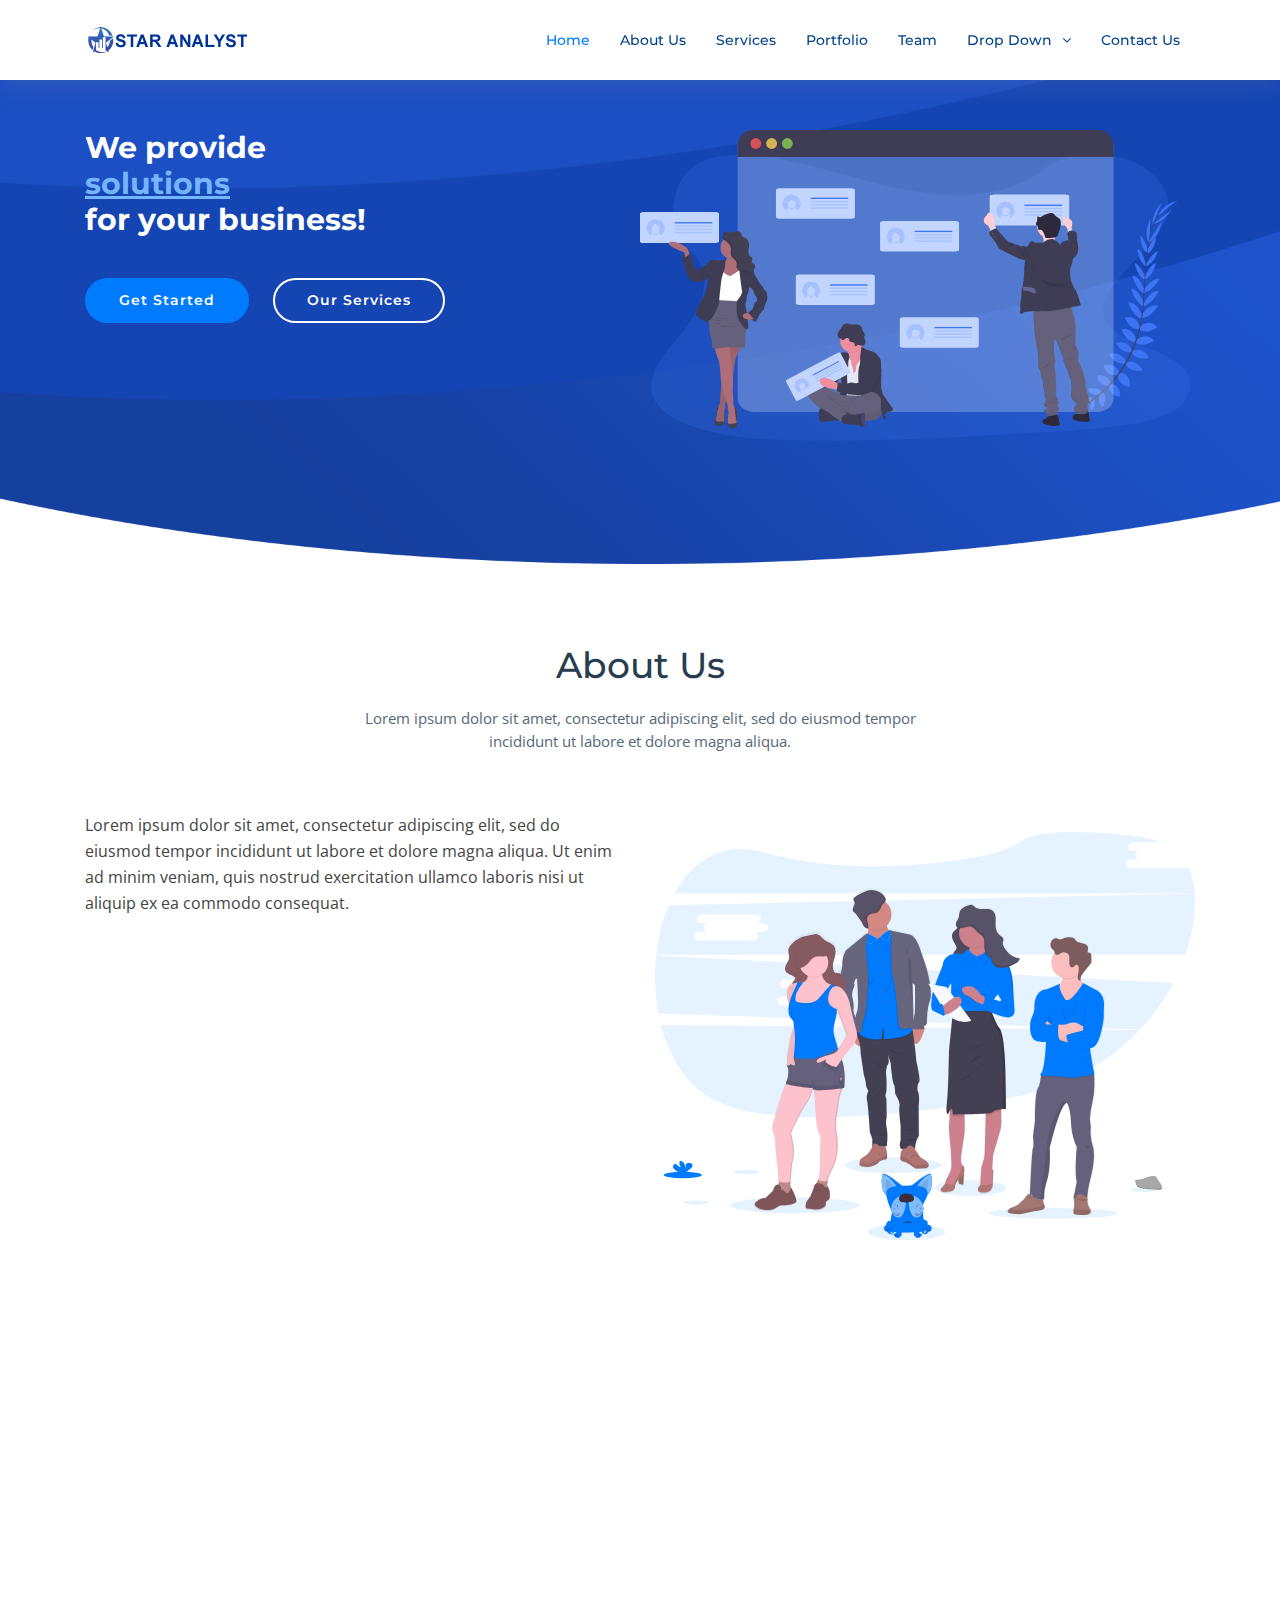
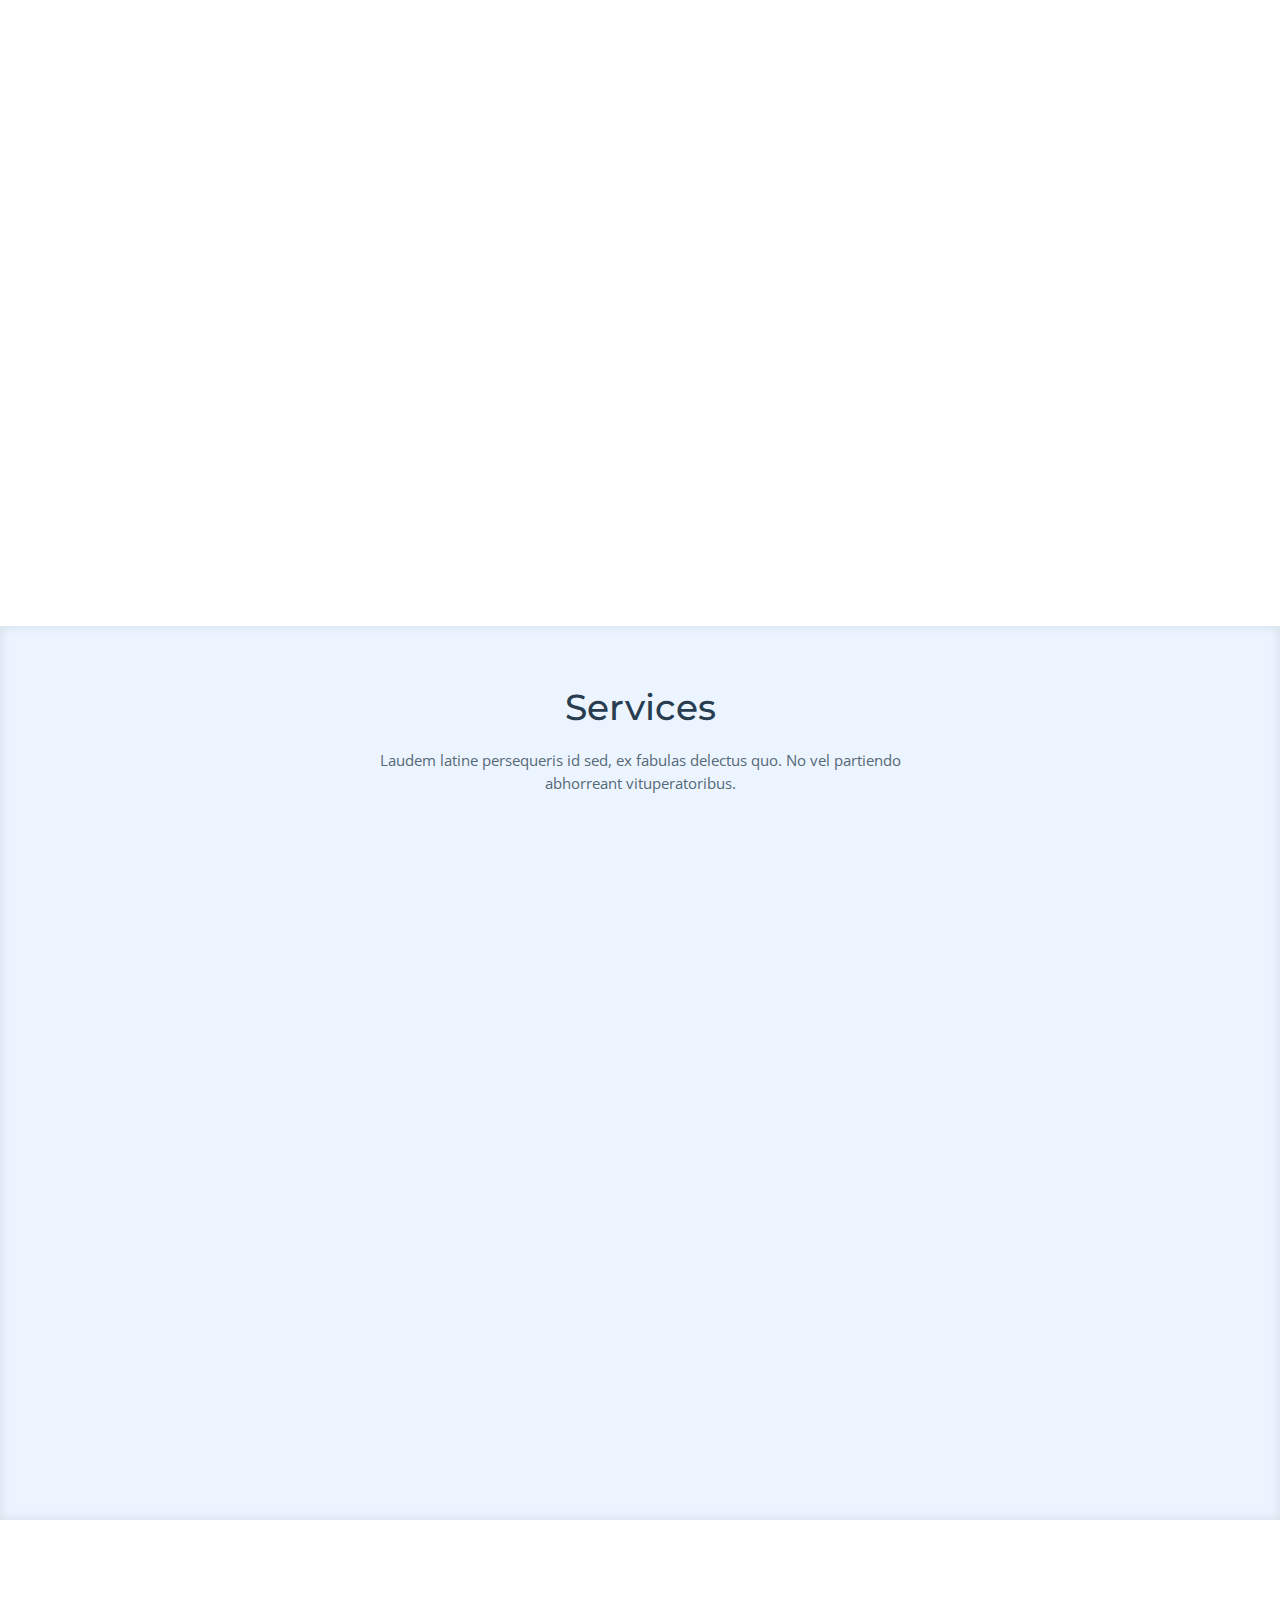
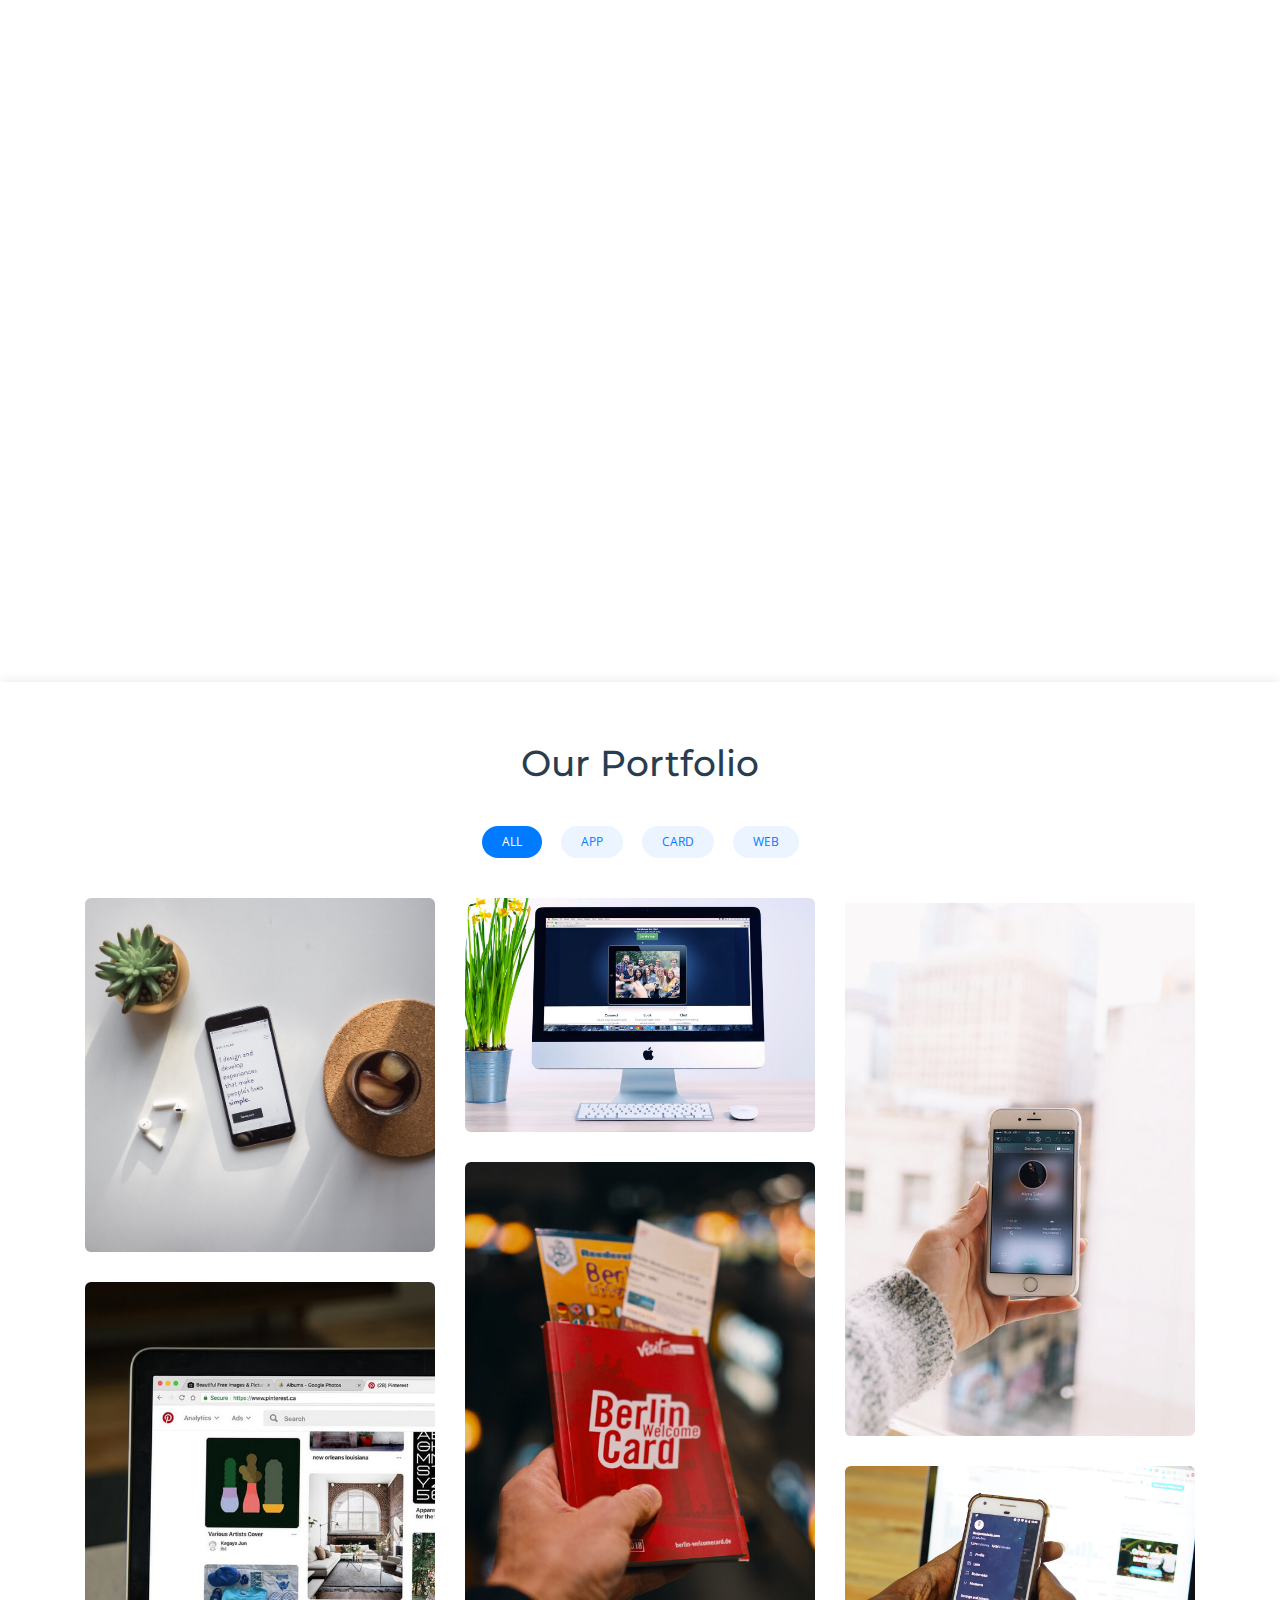
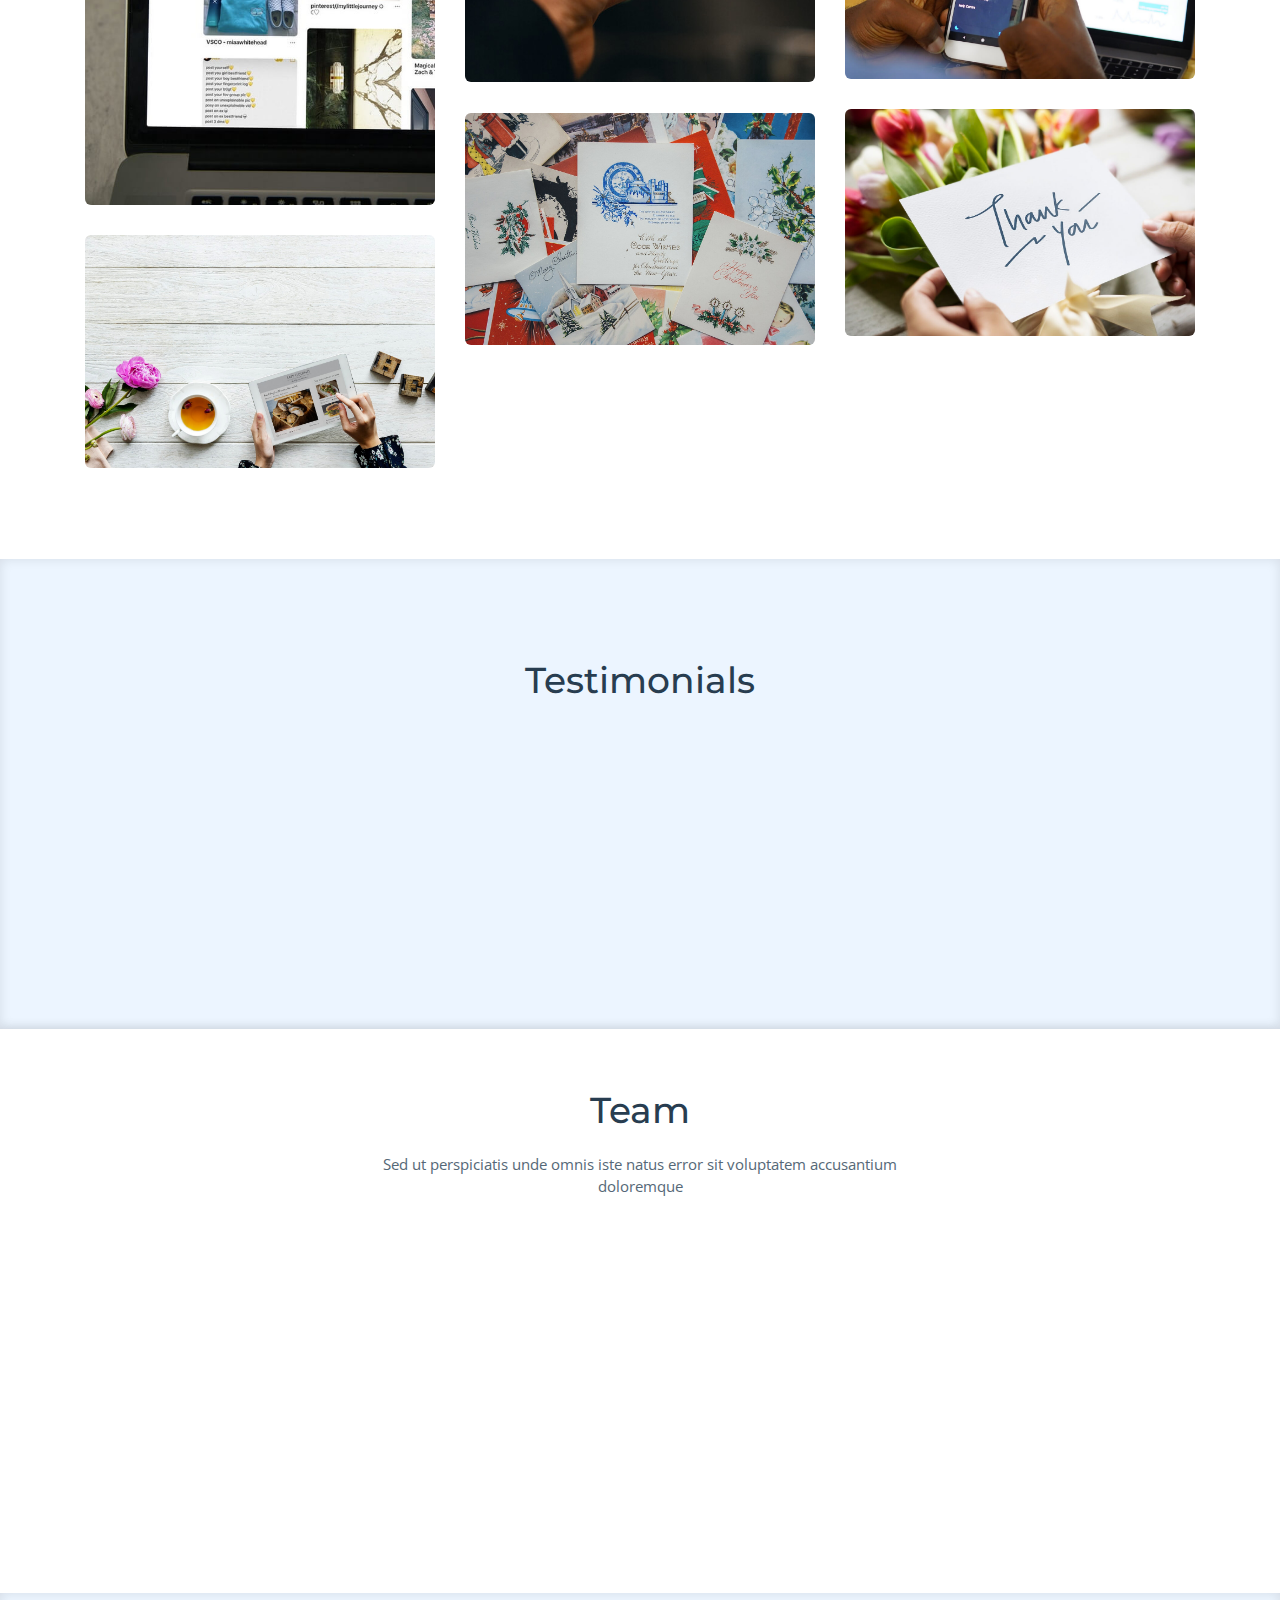
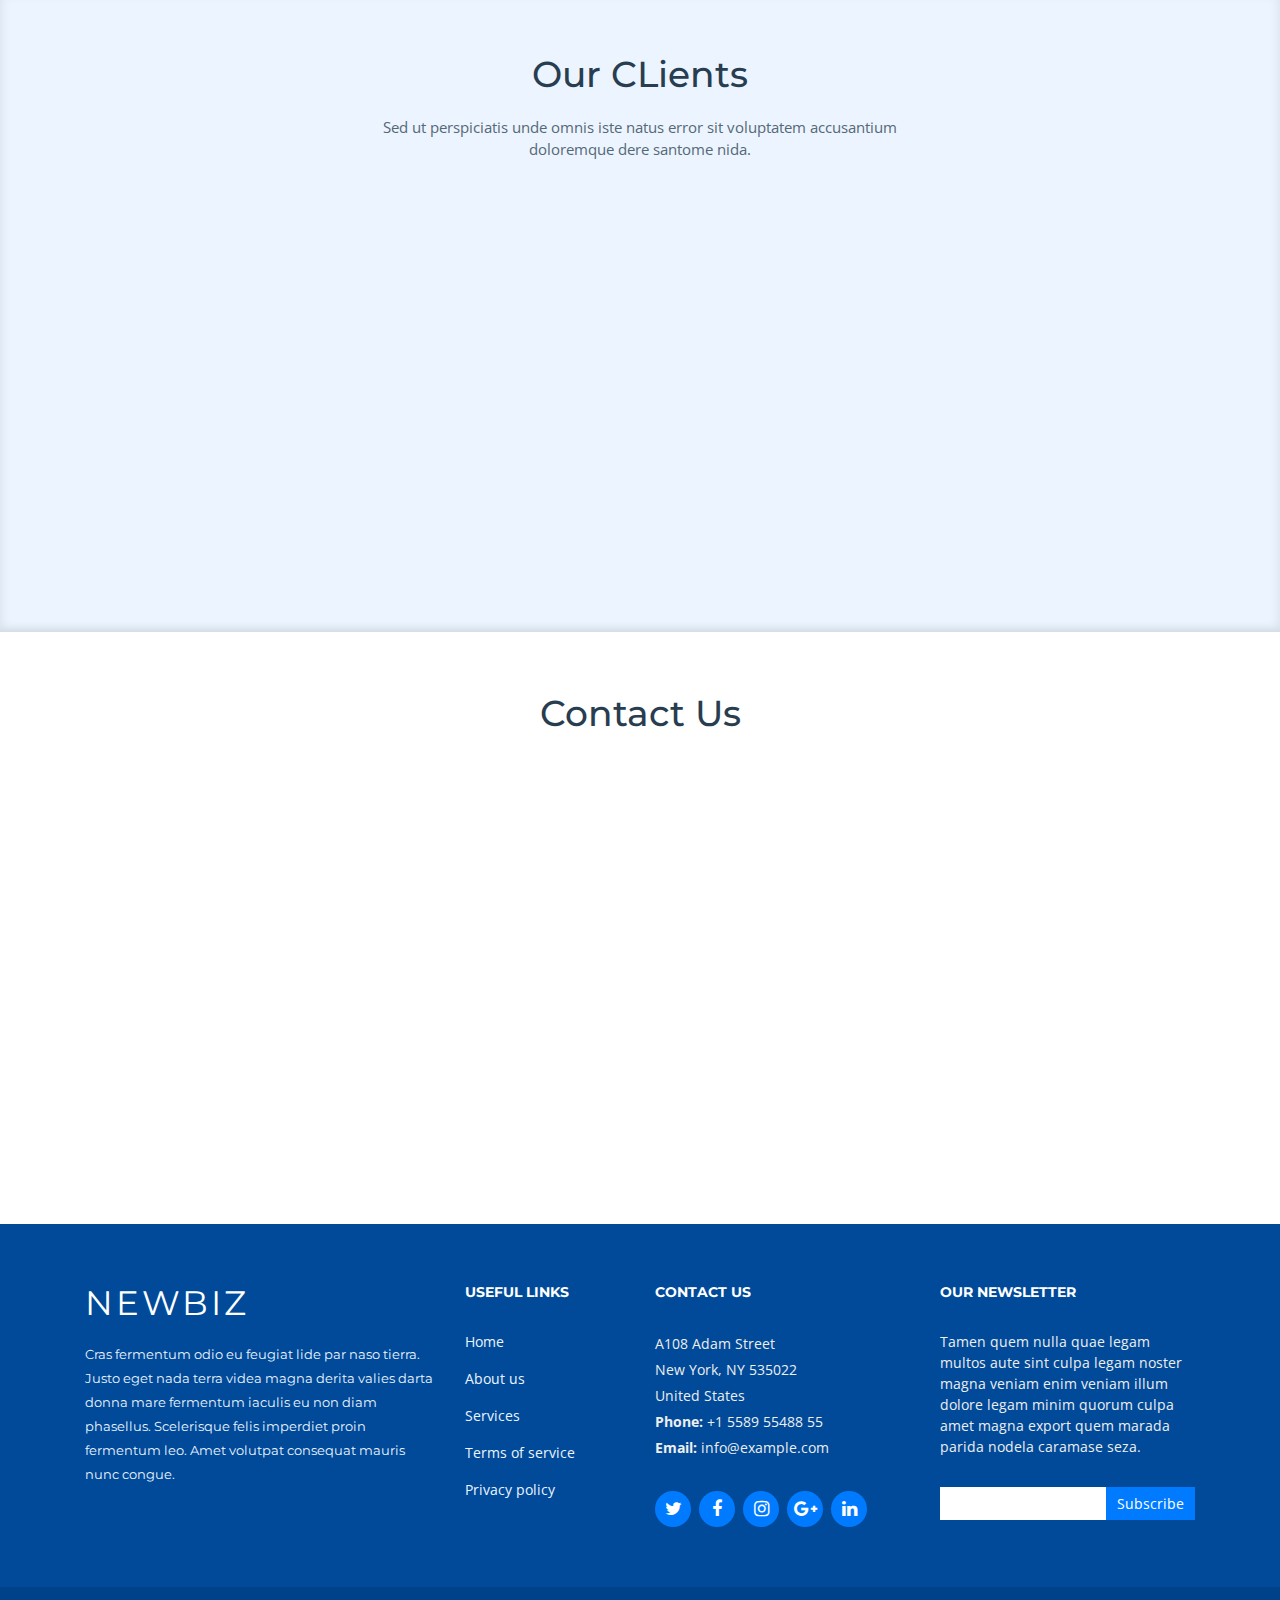
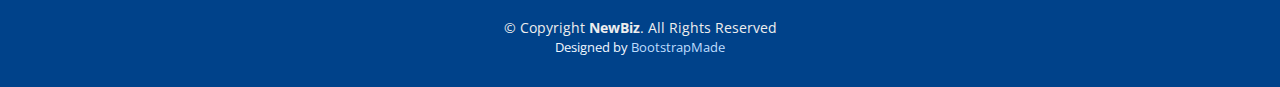
<file: index 1.html>
<!DOCTYPE html>
<html lang="en">
<head>
  <meta charset="utf-8">
  <title>NewBiz Bootstrap Template</title>
  <meta content="width=device-width, initial-scale=1.0" name="viewport">
  <meta content="" name="keywords">
  <meta content="" name="description">

  <!-- Favicons -->
  <link href="img/favicon.png" rel="icon">
  <link href="img/apple-touch-icon.png" rel="apple-touch-icon">

  <!-- Google Fonts -->
  <link href="https://fonts.googleapis.com/css?family=Open+Sans:300,300i,400,400i,700,700i|Montserrat:300,400,500,700" rel="stylesheet">

  <!-- Bootstrap CSS File -->
  <link href="lib/bootstrap/css/bootstrap.min.css" rel="stylesheet">

  <!-- Libraries CSS Files -->
  <link href="lib/font-awesome/css/font-awesome.min.css" rel="stylesheet">
  <link href="lib/animate/animate.min.css" rel="stylesheet">
  <link href="lib/ionicons/css/ionicons.min.css" rel="stylesheet">
  <link href="lib/owlcarousel/assets/owl.carousel.min.css" rel="stylesheet">
  <link href="lib/lightbox/css/lightbox.min.css" rel="stylesheet">

  <!-- Main Stylesheet File -->
  <link href="css/style.css" rel="stylesheet">

  <!-- =======================================================
    Theme Name: NewBiz
    Theme URL: https://bootstrapmade.com/newbiz-bootstrap-business-template/
    Author: BootstrapMade.com
    License: https://bootstrapmade.com/license/
  ======================================================= -->
</head>

<body>

  <!--==========================
  Header
  ============================-->
  <header id="header" class="fixed-top">
    <div class="container">

      <div class="logo float-left">
        <!-- Uncomment below if you prefer to use an image logo -->
        <!-- <h1 class="text-light"><a href="#header"><span>NewBiz</span></a></h1> -->
        <a href="#intro" class="scrollto"><img src="img/logo.png" alt="" class="img-fluid"></a>
      </div>

      <nav class="main-nav float-right d-none d-lg-block">
        <ul>
          <li class="active"><a href="#intro">Home</a></li>
          <li><a href="#about">About Us</a></li>
          <li><a href="#services">Services</a></li>
          <li><a href="#portfolio">Portfolio</a></li>
          <li><a href="#team">Team</a></li>
          <li class="drop-down"><a href="">Drop Down</a>
            <ul>
              <li><a href="#">Drop Down 1</a></li>
              <li class="drop-down"><a href="#">Drop Down 2</a>
                <ul>
                  <li><a href="#">Deep Drop Down 1</a></li>
                  <li><a href="#">Deep Drop Down 2</a></li>
                  <li><a href="#">Deep Drop Down 3</a></li>
                  <li><a href="#">Deep Drop Down 4</a></li>
                  <li><a href="#">Deep Drop Down 5</a></li>
                </ul>
              </li>
              <li><a href="#">Drop Down 3</a></li>
              <li><a href="#">Drop Down 4</a></li>
              <li><a href="#">Drop Down 5</a></li>
            </ul>
          </li>
          <li><a href="#contact">Contact Us</a></li>
        </ul>
      </nav><!-- .main-nav -->
      
    </div>
  </header><!-- #header -->

  <!--==========================
    Intro Section
  ============================-->
  <section id="intro" class="clearfix">
    <div class="container">

      <div class="intro-img">
        <img src="img/intro-img.svg" alt="" class="img-fluid">
      </div>

      <div class="intro-info">
        <h2>We provide<br><span>solutions</span><br>for your business!</h2>
        <div>
          <a href="#about" class="btn-get-started scrollto">Get Started</a>
          <a href="#services" class="btn-services scrollto">Our Services</a>
        </div>
      </div>

    </div>
  </section><!-- #intro -->

  <main id="main">

    <!--==========================
      About Us Section
    ============================-->
    <section id="about">
      <div class="container">

        <header class="section-header">
          <h3>About Us</h3>
          <p>Lorem ipsum dolor sit amet, consectetur adipiscing elit, sed do eiusmod tempor incididunt ut labore et dolore magna aliqua.</p>
        </header>

        <div class="row about-container">

          <div class="col-lg-6 content order-lg-1 order-2">
            <p>
              Lorem ipsum dolor sit amet, consectetur adipiscing elit, sed do eiusmod tempor incididunt ut labore et dolore magna aliqua. Ut enim ad minim veniam, quis nostrud exercitation ullamco laboris nisi ut aliquip ex ea commodo consequat.
            </p>

            <div class="icon-box wow fadeInUp">
              <div class="icon"><i class="fa fa-shopping-bag"></i></div>
              <h4 class="title"><a href="">Eiusmod Tempor</a></h4>
              <p class="description">Et harum quidem rerum facilis est et expedita distinctio. Nam libero tempore, cum soluta nobis est eligendi</p>
            </div>

            <div class="icon-box wow fadeInUp" data-wow-delay="0.2s">
              <div class="icon"><i class="fa fa-photo"></i></div>
              <h4 class="title"><a href="">Magni Dolores</a></h4>
              <p class="description">Excepteur sint occaecat cupidatat non proident, sunt in culpa qui officia deserunt mollit anim id est laborum</p>
            </div>

            <div class="icon-box wow fadeInUp" data-wow-delay="0.4s">
              <div class="icon"><i class="fa fa-bar-chart"></i></div>
              <h4 class="title"><a href="">Dolor Sitema</a></h4>
              <p class="description">Minim veniam, quis nostrud exercitation ullamco laboris nisi ut aliquip ex ea commodo consequat tarad limino ata</p>
            </div>

          </div>

          <div class="col-lg-6 background order-lg-2 order-1 wow fadeInUp">
            <img src="img/about-img.svg" class="img-fluid" alt="">
          </div>
        </div>

        <div class="row about-extra">
          <div class="col-lg-6 wow fadeInUp">
            <img src="img/about-extra-1.svg" class="img-fluid" alt="">
          </div>
          <div class="col-lg-6 wow fadeInUp pt-5 pt-lg-0">
            <h4>Voluptatem dignissimos provident quasi corporis voluptates sit assumenda.</h4>
            <p>
              Ipsum in aspernatur ut possimus sint. Quia omnis est occaecati possimus ea. Quas molestiae perspiciatis occaecati qui rerum. Deleniti quod porro sed quisquam saepe. Numquam mollitia recusandae non ad at et a.
            </p>
            <p>
              Ad vitae recusandae odit possimus. Quaerat cum ipsum corrupti. Odit qui asperiores ea corporis deserunt veritatis quidem expedita perferendis. Qui rerum eligendi ex doloribus quia sit. Porro rerum eum eum.
            </p>
          </div>
        </div>

        <div class="row about-extra">
          <div class="col-lg-6 wow fadeInUp order-1 order-lg-2">
            <img src="img/about-extra-2.svg" class="img-fluid" alt="">
          </div>

          <div class="col-lg-6 wow fadeInUp pt-4 pt-lg-0 order-2 order-lg-1">
            <h4>Neque saepe temporibus repellat ea ipsum et. Id vel et quia tempora facere reprehenderit.</h4>
            <p>
             Delectus alias ut incidunt delectus nam placeat in consequatur. Sed cupiditate quia ea quis. Voluptas nemo qui aut distinctio. Cumque fugit earum est quam officiis numquam. Ducimus corporis autem at blanditiis beatae incidunt sunt. 
            </p>
            <p>
              Voluptas saepe natus quidem blanditiis. Non sunt impedit voluptas mollitia beatae. Qui esse molestias. Laudantium libero nisi vitae debitis. Dolorem cupiditate est perferendis iusto.
            </p>
            <p>
              Eum quia in. Magni quas ipsum a. Quis ex voluptatem inventore sint quia modi. Numquam est aut fuga mollitia exercitationem nam accusantium provident quia.
            </p>
          </div>
          
        </div>

      </div>
    </section><!-- #about -->

    <!--==========================
      Services Section
    ============================-->
    <section id="services" class="section-bg">
      <div class="container">

        <header class="section-header">
          <h3>Services</h3>
          <p>Laudem latine persequeris id sed, ex fabulas delectus quo. No vel partiendo abhorreant vituperatoribus.</p>
        </header>

        <div class="row">

          <div class="col-md-6 col-lg-5 offset-lg-1 wow bounceInUp" data-wow-duration="1.4s">
            <div class="box">
              <div class="icon"><i class="ion-ios-analytics-outline" style="color: #ff689b;"></i></div>
              <h4 class="title"><a href="">Lorem Ipsum</a></h4>
              <p class="description">Voluptatum deleniti atque corrupti quos dolores et quas molestias excepturi sint occaecati cupiditate non provident</p>
            </div>
          </div>
          <div class="col-md-6 col-lg-5 wow bounceInUp" data-wow-duration="1.4s">
            <div class="box">
              <div class="icon"><i class="ion-ios-bookmarks-outline" style="color: #e9bf06;"></i></div>
              <h4 class="title"><a href="">Dolor Sitema</a></h4>
              <p class="description">Minim veniam, quis nostrud exercitation ullamco laboris nisi ut aliquip ex ea commodo consequat tarad limino ata</p>
            </div>
          </div>

          <div class="col-md-6 col-lg-5 offset-lg-1 wow bounceInUp" data-wow-delay="0.1s" data-wow-duration="1.4s">
            <div class="box">
              <div class="icon"><i class="ion-ios-paper-outline" style="color: #3fcdc7;"></i></div>
              <h4 class="title"><a href="">Sed ut perspiciatis</a></h4>
              <p class="description">Duis aute irure dolor in reprehenderit in voluptate velit esse cillum dolore eu fugiat nulla pariatur</p>
            </div>
          </div>
          <div class="col-md-6 col-lg-5 wow bounceInUp" data-wow-delay="0.1s" data-wow-duration="1.4s">
            <div class="box">
              <div class="icon"><i class="ion-ios-speedometer-outline" style="color:#41cf2e;"></i></div>
              <h4 class="title"><a href="">Magni Dolores</a></h4>
              <p class="description">Excepteur sint occaecat cupidatat non proident, sunt in culpa qui officia deserunt mollit anim id est laborum</p>
            </div>
          </div>

          <div class="col-md-6 col-lg-5 offset-lg-1 wow bounceInUp" data-wow-delay="0.2s" data-wow-duration="1.4s">
            <div class="box">
              <div class="icon"><i class="ion-ios-world-outline" style="color: #d6ff22;"></i></div>
              <h4 class="title"><a href="">Nemo Enim</a></h4>
              <p class="description">At vero eos et accusamus et iusto odio dignissimos ducimus qui blanditiis praesentium voluptatum deleniti atque</p>
            </div>
          </div>
          <div class="col-md-6 col-lg-5 wow bounceInUp" data-wow-delay="0.2s" data-wow-duration="1.4s">
            <div class="box">
              <div class="icon"><i class="ion-ios-clock-outline" style="color: #4680ff;"></i></div>
              <h4 class="title"><a href="">Eiusmod Tempor</a></h4>
              <p class="description">Et harum quidem rerum facilis est et expedita distinctio. Nam libero tempore, cum soluta nobis est eligendi</p>
            </div>
          </div>

        </div>

      </div>
    </section><!-- #services -->

    <!--==========================
      Why Us Section
    ============================-->
    <section id="why-us" class="wow fadeIn">
      <div class="container">
        <header class="section-header">
          <h3>Why choose us?</h3>
          <p>Laudem latine persequeris id sed, ex fabulas delectus quo. No vel partiendo abhorreant vituperatoribus.</p>
        </header>

        <div class="row row-eq-height justify-content-center">

          <div class="col-lg-4 mb-4">
            <div class="card wow bounceInUp">
                <i class="fa fa-diamond"></i>
              <div class="card-body">
                <h5 class="card-title">Corporis dolorem</h5>
                <p class="card-text">Deleniti optio et nisi dolorem debitis. Aliquam nobis est temporibus sunt ab inventore officiis aut voluptatibus.</p>
                <a href="#" class="readmore">Read more </a>
              </div>
            </div>
          </div>

          <div class="col-lg-4 mb-4">
            <div class="card wow bounceInUp">
                <i class="fa fa-language"></i>
              <div class="card-body">
                <h5 class="card-title">Voluptates dolores</h5>
                <p class="card-text">Voluptates nihil et quis omnis et eaque omnis sint aut. Ducimus dolorum aspernatur.</p>
                <a href="#" class="readmore">Read more </a>
              </div>
            </div>
          </div>

          <div class="col-lg-4 mb-4">
            <div class="card wow bounceInUp">
                <i class="fa fa-object-group"></i>
              <div class="card-body">
                <h5 class="card-title">Eum ut aspernatur</h5>
                <p class="card-text">Autem quod nesciunt eos ea aut amet laboriosam ab. Eos quis porro in non nemo ex. </p>
                <a href="#" class="readmore">Read more </a>
              </div>
            </div>
          </div>

        </div>

        <div class="row counters">

          <div class="col-lg-3 col-6 text-center">
            <span data-toggle="counter-up">274</span>
            <p>Clients</p>
          </div>

          <div class="col-lg-3 col-6 text-center">
            <span data-toggle="counter-up">421</span>
            <p>Projects</p>
          </div>

          <div class="col-lg-3 col-6 text-center">
            <span data-toggle="counter-up">1,364</span>
            <p>Hours Of Support</p>
          </div>

          <div class="col-lg-3 col-6 text-center">
            <span data-toggle="counter-up">18</span>
            <p>Hard Workers</p>
          </div>
  
        </div>

      </div>
    </section>

    <!--==========================
      Portfolio Section
    ============================-->
    <section id="portfolio" class="clearfix">
      <div class="container">

        <header class="section-header">
          <h3 class="section-title">Our Portfolio</h3>
        </header>

        <div class="row">
          <div class="col-lg-12">
            <ul id="portfolio-flters">
              <li data-filter="*" class="filter-active">All</li>
              <li data-filter=".filter-app">App</li>
              <li data-filter=".filter-card">Card</li>
              <li data-filter=".filter-web">Web</li>
            </ul>
          </div>
        </div>

        <div class="row portfolio-container">

          <div class="col-lg-4 col-md-6 portfolio-item filter-app">
            <div class="portfolio-wrap">
              <img src="img/portfolio/app1.jpg" class="img-fluid" alt="">
              <div class="portfolio-info">
                <h4><a href="#">App 1</a></h4>
                <p>App</p>
                <div>
                  <a href="img/portfolio/app1.jpg" data-lightbox="portfolio" data-title="App 1" class="link-preview" title="Preview"><i class="ion ion-eye"></i></a>
                  <a href="#" class="link-details" title="More Details"><i class="ion ion-android-open"></i></a>
                </div>
              </div>
            </div>
          </div>

          <div class="col-lg-4 col-md-6 portfolio-item filter-web" data-wow-delay="0.1s">
            <div class="portfolio-wrap">
              <img src="img/portfolio/web3.jpg" class="img-fluid" alt="">
              <div class="portfolio-info">
                <h4><a href="#">Web 3</a></h4>
                <p>Web</p>
                <div>
                  <a href="img/portfolio/web3.jpg" class="link-preview" data-lightbox="portfolio" data-title="Web 3" title="Preview"><i class="ion ion-eye"></i></a>
                  <a href="#" class="link-details" title="More Details"><i class="ion ion-android-open"></i></a>
                </div>
              </div>
            </div>
          </div>

          <div class="col-lg-4 col-md-6 portfolio-item filter-app" data-wow-delay="0.2s">
            <div class="portfolio-wrap">
              <img src="img/portfolio/app2.jpg" class="img-fluid" alt="">
              <div class="portfolio-info">
                <h4><a href="#">App 2</a></h4>
                <p>App</p>
                <div>
                  <a href="img/portfolio/app2.jpg" class="link-preview" data-lightbox="portfolio" data-title="App 2" title="Preview"><i class="ion ion-eye"></i></a>
                  <a href="#" class="link-details" title="More Details"><i class="ion ion-android-open"></i></a>
                </div>
              </div>
            </div>
          </div>

          <div class="col-lg-4 col-md-6 portfolio-item filter-card">
            <div class="portfolio-wrap">
              <img src="img/portfolio/card2.jpg" class="img-fluid" alt="">
              <div class="portfolio-info">
                <h4><a href="#">Card 2</a></h4>
                <p>Card</p>
                <div>
                  <a href="img/portfolio/card2.jpg" class="link-preview" data-lightbox="portfolio" data-title="Card 2" title="Preview"><i class="ion ion-eye"></i></a>
                  <a href="#" class="link-details" title="More Details"><i class="ion ion-android-open"></i></a>
                </div>
              </div>
            </div>
          </div>

          <div class="col-lg-4 col-md-6 portfolio-item filter-web" data-wow-delay="0.1s">
            <div class="portfolio-wrap">
              <img src="img/portfolio/web2.jpg" class="img-fluid" alt="">
              <div class="portfolio-info">
                <h4><a href="#">Web 2</a></h4>
                <p>Web</p>
                <div>
                  <a href="img/portfolio/web2.jpg" class="link-preview" data-lightbox="portfolio" data-title="Web 2" title="Preview"><i class="ion ion-eye"></i></a>
                  <a href="#" class="link-details" title="More Details"><i class="ion ion-android-open"></i></a>
                </div>
              </div>
            </div>
          </div>

          <div class="col-lg-4 col-md-6 portfolio-item filter-app" data-wow-delay="0.2s">
            <div class="portfolio-wrap">
              <img src="img/portfolio/app3.jpg" class="img-fluid" alt="">
              <div class="portfolio-info">
                <h4><a href="#">App 3</a></h4>
                <p>App</p>
                <div>
                  <a href="img/portfolio/app3.jpg" class="link-preview" data-lightbox="portfolio" data-title="App 3" title="Preview"><i class="ion ion-eye"></i></a>
                  <a href="#" class="link-details" title="More Details"><i class="ion ion-android-open"></i></a>
                </div>
              </div>
            </div>
          </div>

          <div class="col-lg-4 col-md-6 portfolio-item filter-card">
            <div class="portfolio-wrap">
              <img src="img/portfolio/card1.jpg" class="img-fluid" alt="">
              <div class="portfolio-info">
                <h4><a href="#">Card 1</a></h4>
                <p>Card</p>
                <div>
                  <a href="img/portfolio/card1.jpg" class="link-preview" data-lightbox="portfolio" data-title="Card 1" title="Preview"><i class="ion ion-eye"></i></a>
                  <a href="#" class="link-details" title="More Details"><i class="ion ion-android-open"></i></a>
                </div>
              </div>
            </div>
          </div>

          <div class="col-lg-4 col-md-6 portfolio-item filter-card" data-wow-delay="0.1s">
            <div class="portfolio-wrap">
              <img src="img/portfolio/card3.jpg" class="img-fluid" alt="">
              <div class="portfolio-info">
                <h4><a href="#">Card 3</a></h4>
                <p>Card</p>
                <div>
                  <a href="img/portfolio/card3.jpg" class="link-preview" data-lightbox="portfolio" data-title="Card 3" title="Preview"><i class="ion ion-eye"></i></a>
                  <a href="#" class="link-details" title="More Details"><i class="ion ion-android-open"></i></a>
                </div>
              </div>
            </div>
          </div>

          <div class="col-lg-4 col-md-6 portfolio-item filter-web" data-wow-delay="0.2s">
            <div class="portfolio-wrap">
              <img src="img/portfolio/web1.jpg" class="img-fluid" alt="">
              <div class="portfolio-info">
                <h4><a href="#">Web 1</a></h4>
                <p>Web</p>
                <div>
                  <a href="img/portfolio/web1.jpg" class="link-preview" data-lightbox="portfolio" data-title="Web 1" title="Preview"><i class="ion ion-eye"></i></a>
                  <a href="#" class="link-details" title="More Details"><i class="ion ion-android-open"></i></a>
                </div>
              </div>
            </div>
          </div>

        </div>

      </div>
    </section><!-- #portfolio -->

    <!--==========================
      Clients Section
    ============================-->
    <section id="testimonials" class="section-bg">
      <div class="container">

        <header class="section-header">
          <h3>Testimonials</h3>
        </header>

        <div class="row justify-content-center">
          <div class="col-lg-8">

            <div class="owl-carousel testimonials-carousel wow fadeInUp">
    
              <div class="testimonial-item">
                <img src="img/testimonial-1.jpg" class="testimonial-img" alt="">
                <h3>Saul Goodman</h3>
                <h4>Ceo &amp; Founder</h4>
                <p>
                  Proin iaculis purus consequat sem cure digni ssim donec porttitora entum suscipit rhoncus. Accusantium quam, ultricies eget id, aliquam eget nibh et. Maecen aliquam, risus at semper.
                </p>
              </div>
    
              <div class="testimonial-item">
                <img src="img/testimonial-2.jpg" class="testimonial-img" alt="">
                <h3>Sara Wilsson</h3>
                <h4>Designer</h4>
                <p>
                  Export tempor illum tamen malis malis eram quae irure esse labore quem cillum quid cillum eram malis quorum velit fore eram velit sunt aliqua noster fugiat irure amet legam anim culpa.
                </p>
              </div>
    
              <div class="testimonial-item">
                <img src="img/testimonial-3.jpg" class="testimonial-img" alt="">
                <h3>Jena Karlis</h3>
                <h4>Store Owner</h4>
                <p>
                  Enim nisi quem export duis labore cillum quae magna enim sint quorum nulla quem veniam duis minim tempor labore quem eram duis noster aute amet eram fore quis sint minim.
                </p>
              </div>
    
              <div class="testimonial-item">
                <img src="img/testimonial-4.jpg" class="testimonial-img" alt="">
                <h3>Matt Brandon</h3>
                <h4>Freelancer</h4>
                <p>
                  Fugiat enim eram quae cillum dolore dolor amet nulla culpa multos export minim fugiat minim velit minim dolor enim duis veniam ipsum anim magna sunt elit fore quem dolore labore illum veniam.
                </p>
              </div>
    
              <div class="testimonial-item">
                <img src="img/testimonial-5.jpg" class="testimonial-img" alt="">
                <h3>John Larson</h3>
                <h4>Entrepreneur</h4>
                <p>
                  Quis quorum aliqua sint quem legam fore sunt eram irure aliqua veniam tempor noster veniam enim culpa labore duis sunt culpa nulla illum cillum fugiat legam esse veniam culpa fore nisi cillum quid.
                </p>
              </div>

            </div>

          </div>
        </div>


      </div>
    </section><!-- #testimonials -->

    <!--==========================
      Team Section
    ============================-->
    <section id="team">
      <div class="container">
        <div class="section-header">
          <h3>Team</h3>
          <p>Sed ut perspiciatis unde omnis iste natus error sit voluptatem accusantium doloremque</p>
        </div>

        <div class="row">

          <div class="col-lg-3 col-md-6 wow fadeInUp">
            <div class="member">
              <img src="img/team-1.jpg" class="img-fluid" alt="">
              <div class="member-info">
                <div class="member-info-content">
                  <h4>Walter White</h4>
                  <span>Chief Executive Officer</span>
                  <div class="social">
                    <a href=""><i class="fa fa-twitter"></i></a>
                    <a href=""><i class="fa fa-facebook"></i></a>
                    <a href=""><i class="fa fa-google-plus"></i></a>
                    <a href=""><i class="fa fa-linkedin"></i></a>
                  </div>
                </div>
              </div>
            </div>
          </div>

          <div class="col-lg-3 col-md-6 wow fadeInUp" data-wow-delay="0.1s">
            <div class="member">
              <img src="img/team-2.jpg" class="img-fluid" alt="">
              <div class="member-info">
                <div class="member-info-content">
                  <h4>Sarah Jhonson</h4>
                  <span>Product Manager</span>
                  <div class="social">
                    <a href=""><i class="fa fa-twitter"></i></a>
                    <a href=""><i class="fa fa-facebook"></i></a>
                    <a href=""><i class="fa fa-google-plus"></i></a>
                    <a href=""><i class="fa fa-linkedin"></i></a>
                  </div>
                </div>
              </div>
            </div>
          </div>

          <div class="col-lg-3 col-md-6 wow fadeInUp" data-wow-delay="0.2s">
            <div class="member">
              <img src="img/team-3.jpg" class="img-fluid" alt="">
              <div class="member-info">
                <div class="member-info-content">
                  <h4>William Anderson</h4>
                  <span>CTO</span>
                  <div class="social">
                    <a href=""><i class="fa fa-twitter"></i></a>
                    <a href=""><i class="fa fa-facebook"></i></a>
                    <a href=""><i class="fa fa-google-plus"></i></a>
                    <a href=""><i class="fa fa-linkedin"></i></a>
                  </div>
                </div>
              </div>
            </div>
          </div>

          <div class="col-lg-3 col-md-6 wow fadeInUp" data-wow-delay="0.3s">
            <div class="member">
              <img src="img/team-4.jpg" class="img-fluid" alt="">
              <div class="member-info">
                <div class="member-info-content">
                  <h4>Amanda Jepson</h4>
                  <span>Accountant</span>
                  <div class="social">
                    <a href=""><i class="fa fa-twitter"></i></a>
                    <a href=""><i class="fa fa-facebook"></i></a>
                    <a href=""><i class="fa fa-google-plus"></i></a>
                    <a href=""><i class="fa fa-linkedin"></i></a>
                  </div>
                </div>
              </div>
            </div>
          </div>

        </div>

      </div>
    </section><!-- #team -->

    <!--==========================
      Clients Section
    ============================-->
    <section id="clients" class="section-bg">

      <div class="container">

        <div class="section-header">
          <h3>Our CLients</h3>
          <p>Sed ut perspiciatis unde omnis iste natus error sit voluptatem accusantium doloremque dere santome nida.</p>
        </div>

        <div class="row no-gutters clients-wrap clearfix wow fadeInUp">

          <div class="col-lg-3 col-md-4 col-xs-6">
            <div class="client-logo">
              <img src="img/clients/client-1.png" class="img-fluid" alt="">
            </div>
          </div>
          
          <div class="col-lg-3 col-md-4 col-xs-6">
            <div class="client-logo">
              <img src="img/clients/client-2.png" class="img-fluid" alt="">
            </div>
          </div>
        
          <div class="col-lg-3 col-md-4 col-xs-6">
            <div class="client-logo">
              <img src="img/clients/client-3.png" class="img-fluid" alt="">
            </div>
          </div>
          
          <div class="col-lg-3 col-md-4 col-xs-6">
            <div class="client-logo">
              <img src="img/clients/client-4.png" class="img-fluid" alt="">
            </div>
          </div>
          
          <div class="col-lg-3 col-md-4 col-xs-6">
            <div class="client-logo">
              <img src="img/clients/client-5.png" class="img-fluid" alt="">
            </div>
          </div>
        
          <div class="col-lg-3 col-md-4 col-xs-6">
            <div class="client-logo">
              <img src="img/clients/client-6.png" class="img-fluid" alt="">
            </div>
          </div>
          
          <div class="col-lg-3 col-md-4 col-xs-6">
            <div class="client-logo">
              <img src="img/clients/client-7.png" class="img-fluid" alt="">
            </div>
          </div>
          
          <div class="col-lg-3 col-md-4 col-xs-6">
            <div class="client-logo">
              <img src="img/clients/client-8.png" class="img-fluid" alt="">
            </div>
          </div>

        </div>

      </div>

    </section>

    <!--==========================
      Contact Section
    ============================-->
    <section id="contact">
      <div class="container-fluid">

        <div class="section-header">
          <h3>Contact Us</h3>
        </div>

        <div class="row wow fadeInUp">

          <div class="col-lg-6">
            <div class="map mb-4 mb-lg-0">
              <iframe src="https://www.google.com/maps/embed?pb=!1m14!1m8!1m3!1d12097.433213460943!2d-74.0062269!3d40.7101282!3m2!1i1024!2i768!4f13.1!3m3!1m2!1s0x0%3A0xb89d1fe6bc499443!2sDowntown+Conference+Center!5e0!3m2!1smk!2sbg!4v1539943755621" frameborder="0" style="border:0; width: 100%; height: 312px;" allowfullscreen></iframe>
            </div>
          </div>

          <div class="col-lg-6">
            <div class="row">
              <div class="col-md-5 info">
                <i class="ion-ios-location-outline"></i>
                <p>A108 Adam Street, NY 535022</p>
              </div>
              <div class="col-md-4 info">
                <i class="ion-ios-email-outline"></i>
                <p>info@example.com</p>
              </div>
              <div class="col-md-3 info">
                <i class="ion-ios-telephone-outline"></i>
                <p>+1 5589 55488 55</p>
              </div>
            </div>

            <div class="form">
              <div id="sendmessage">Your message has been sent. Thank you!</div>
              <div id="errormessage"></div>
              <form action="" method="post" role="form" class="contactForm">
                <div class="form-row">
                  <div class="form-group col-lg-6">
                    <input type="text" name="name" class="form-control" id="name" placeholder="Your Name" data-rule="minlen:4" data-msg="Please enter at least 4 chars" />
                    <div class="validation"></div>
                  </div>
                  <div class="form-group col-lg-6">
                    <input type="email" class="form-control" name="email" id="email" placeholder="Your Email" data-rule="email" data-msg="Please enter a valid email" />
                    <div class="validation"></div>
                  </div>
                </div>
                <div class="form-group">
                  <input type="text" class="form-control" name="subject" id="subject" placeholder="Subject" data-rule="minlen:4" data-msg="Please enter at least 8 chars of subject" />
                  <div class="validation"></div>
                </div>
                <div class="form-group">
                  <textarea class="form-control" name="message" rows="5" data-rule="required" data-msg="Please write something for us" placeholder="Message"></textarea>
                  <div class="validation"></div>
                </div>
                <div class="text-center"><button type="submit" title="Send Message">Send Message</button></div>
              </form>
            </div>
          </div>

        </div>

      </div>
    </section><!-- #contact -->

  </main>

  <!--==========================
    Footer
  ============================-->
  <footer id="footer">
    <div class="footer-top">
      <div class="container">
        <div class="row">

          <div class="col-lg-4 col-md-6 footer-info">
            <h3>NewBiz</h3>
            <p>Cras fermentum odio eu feugiat lide par naso tierra. Justo eget nada terra videa magna derita valies darta donna mare fermentum iaculis eu non diam phasellus. Scelerisque felis imperdiet proin fermentum leo. Amet volutpat consequat mauris nunc congue.</p>
          </div>

          <div class="col-lg-2 col-md-6 footer-links">
            <h4>Useful Links</h4>
            <ul>
              <li><a href="#">Home</a></li>
              <li><a href="#">About us</a></li>
              <li><a href="#">Services</a></li>
              <li><a href="#">Terms of service</a></li>
              <li><a href="#">Privacy policy</a></li>
            </ul>
          </div>

          <div class="col-lg-3 col-md-6 footer-contact">
            <h4>Contact Us</h4>
            <p>
              A108 Adam Street <br>
              New York, NY 535022<br>
              United States <br>
              <strong>Phone:</strong> +1 5589 55488 55<br>
              <strong>Email:</strong> info@example.com<br>
            </p>

            <div class="social-links">
              <a href="#" class="twitter"><i class="fa fa-twitter"></i></a>
              <a href="#" class="facebook"><i class="fa fa-facebook"></i></a>
              <a href="#" class="instagram"><i class="fa fa-instagram"></i></a>
              <a href="#" class="google-plus"><i class="fa fa-google-plus"></i></a>
              <a href="#" class="linkedin"><i class="fa fa-linkedin"></i></a>
            </div>

          </div>

          <div class="col-lg-3 col-md-6 footer-newsletter">
            <h4>Our Newsletter</h4>
            <p>Tamen quem nulla quae legam multos aute sint culpa legam noster magna veniam enim veniam illum dolore legam minim quorum culpa amet magna export quem marada parida nodela caramase seza.</p>
            <form action="" method="post">
              <input type="email" name="email"><input type="submit"  value="Subscribe">
            </form>
          </div>

        </div>
      </div>
    </div>

    <div class="container">
      <div class="copyright">
        &copy; Copyright <strong>NewBiz</strong>. All Rights Reserved
      </div>
      <div class="credits">
        <!--
          All the links in the footer should remain intact.
          You can delete the links only if you purchased the pro version.
          Licensing information: https://bootstrapmade.com/license/
          Purchase the pro version with working PHP/AJAX contact form: https://bootstrapmade.com/buy/?theme=NewBiz
        -->
        Designed by <a href="https://bootstrapmade.com/">BootstrapMade</a>
      </div>
    </div>
  </footer><!-- #footer -->

  <a href="#" class="back-to-top"><i class="fa fa-chevron-up"></i></a>
  <!-- Uncomment below i you want to use a preloader -->
  <!-- <div id="preloader"></div> -->

  <!-- JavaScript Libraries -->
  <script src="lib/jquery/jquery.min.js"></script>
  <script src="lib/jquery/jquery-migrate.min.js"></script>
  <script src="lib/bootstrap/js/bootstrap.bundle.min.js"></script>
  <script src="lib/easing/easing.min.js"></script>
  <script src="lib/mobile-nav/mobile-nav.js"></script>
  <script src="lib/wow/wow.min.js"></script>
  <script src="lib/waypoints/waypoints.min.js"></script>
  <script src="lib/counterup/counterup.min.js"></script>
  <script src="lib/owlcarousel/owl.carousel.min.js"></script>
  <script src="lib/isotope/isotope.pkgd.min.js"></script>
  <script src="lib/lightbox/js/lightbox.min.js"></script>
  <!-- Contact Form JavaScript File -->
  <script src="contactform/contactform.js"></script>

  <!-- Template Main Javascript File -->
  <script src="js/main.js"></script>

</body>
</html>
</file>
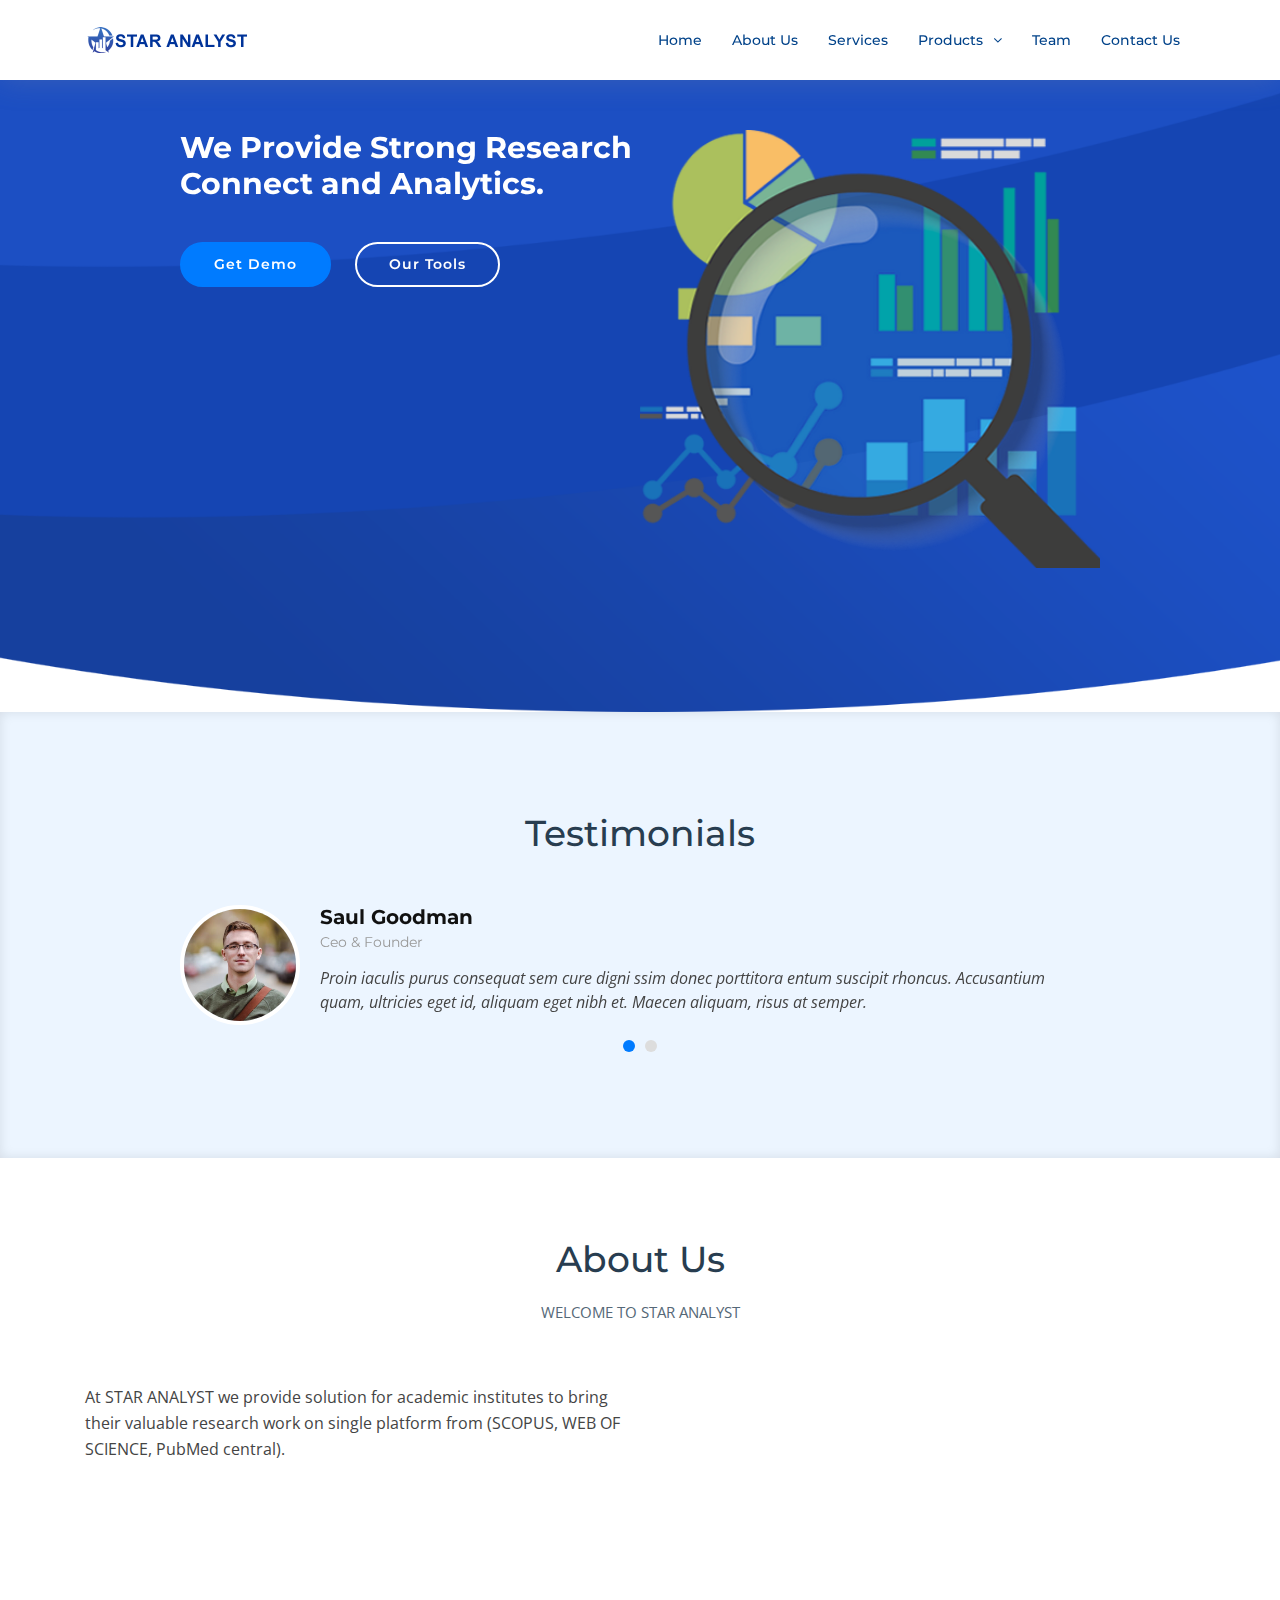
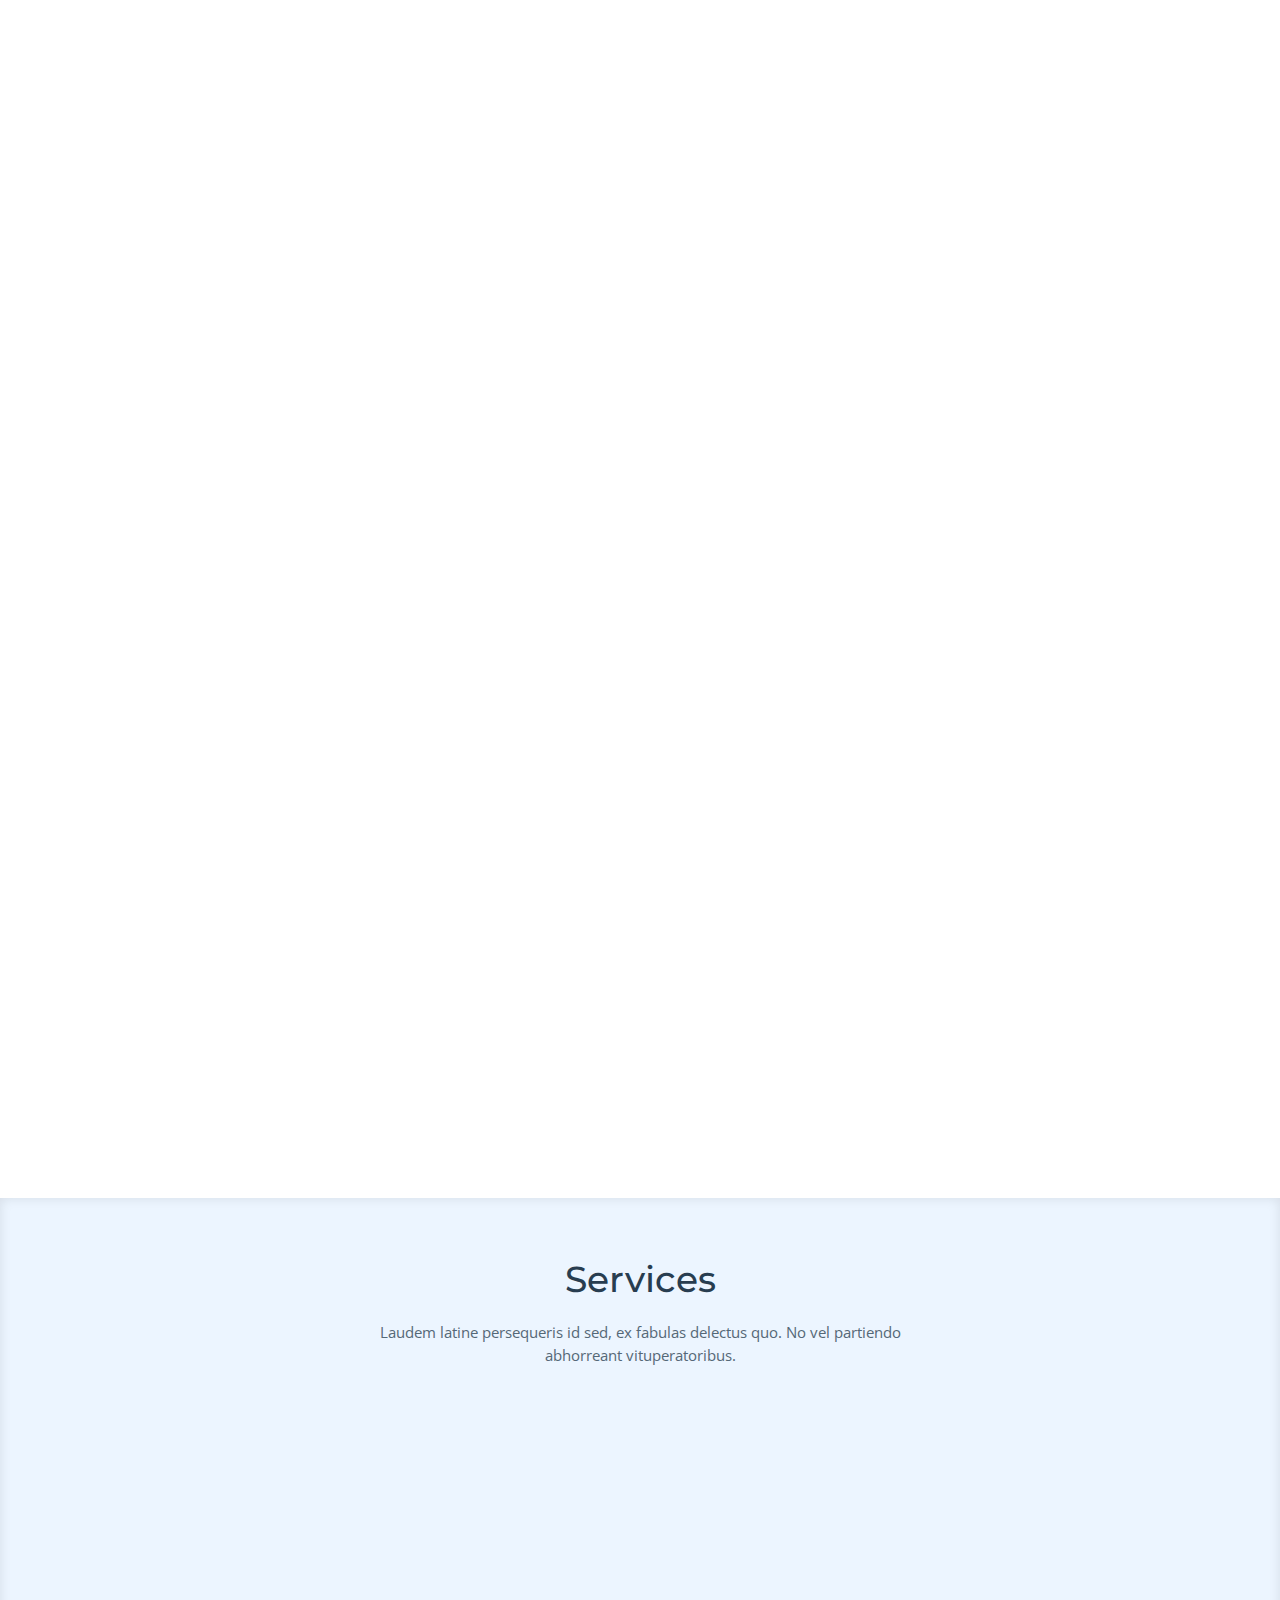
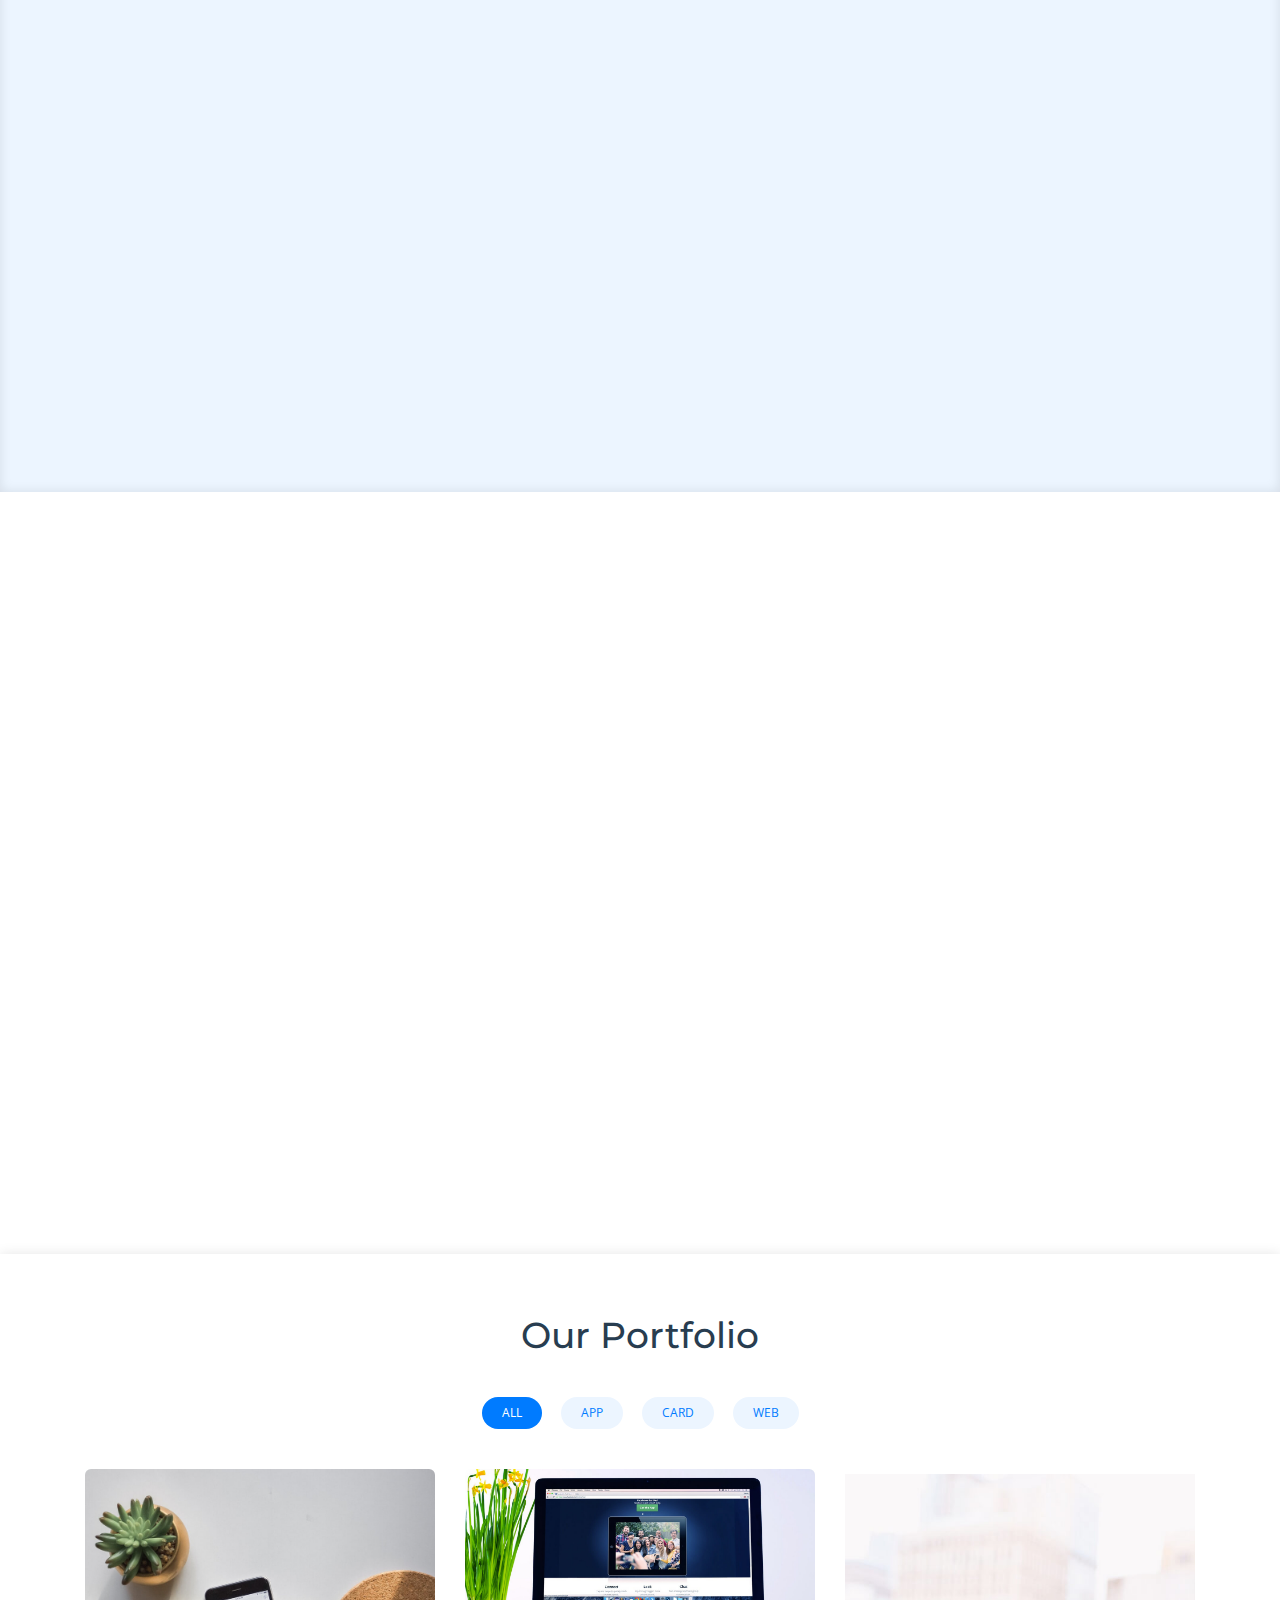
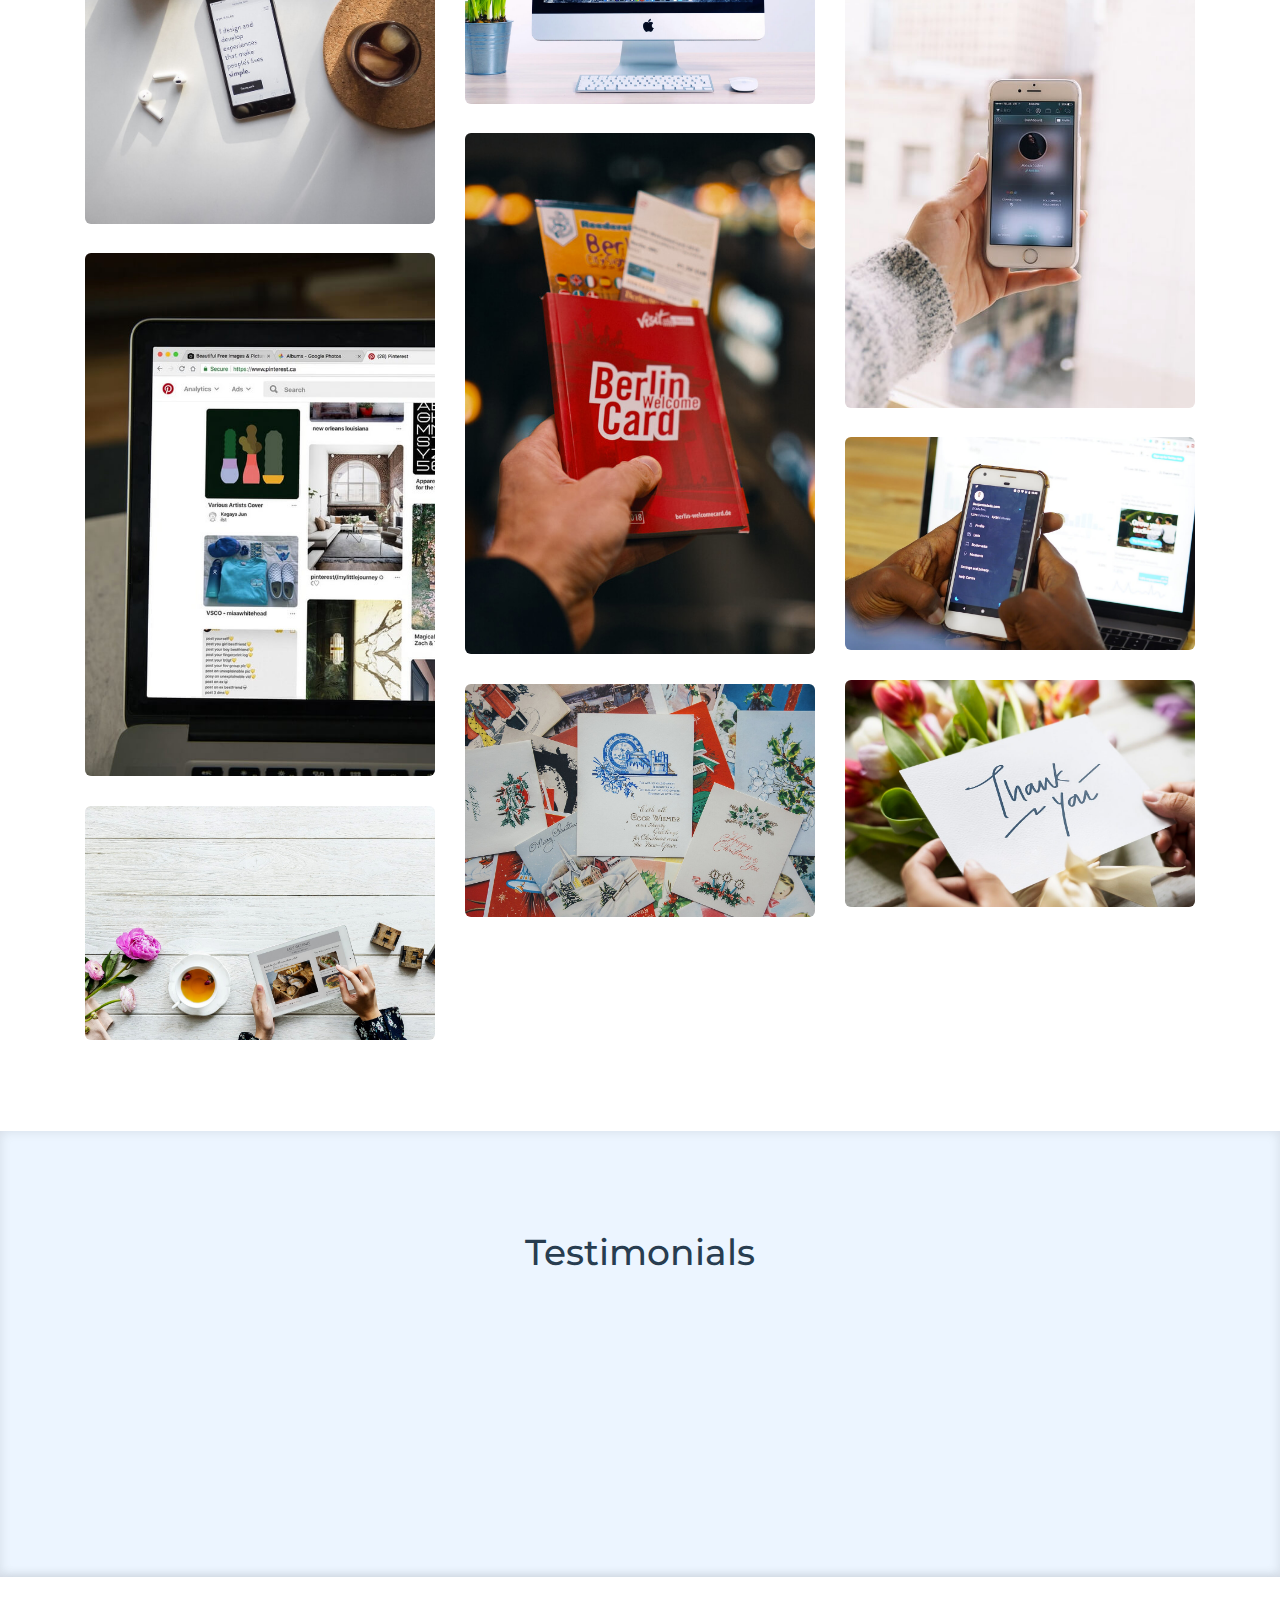
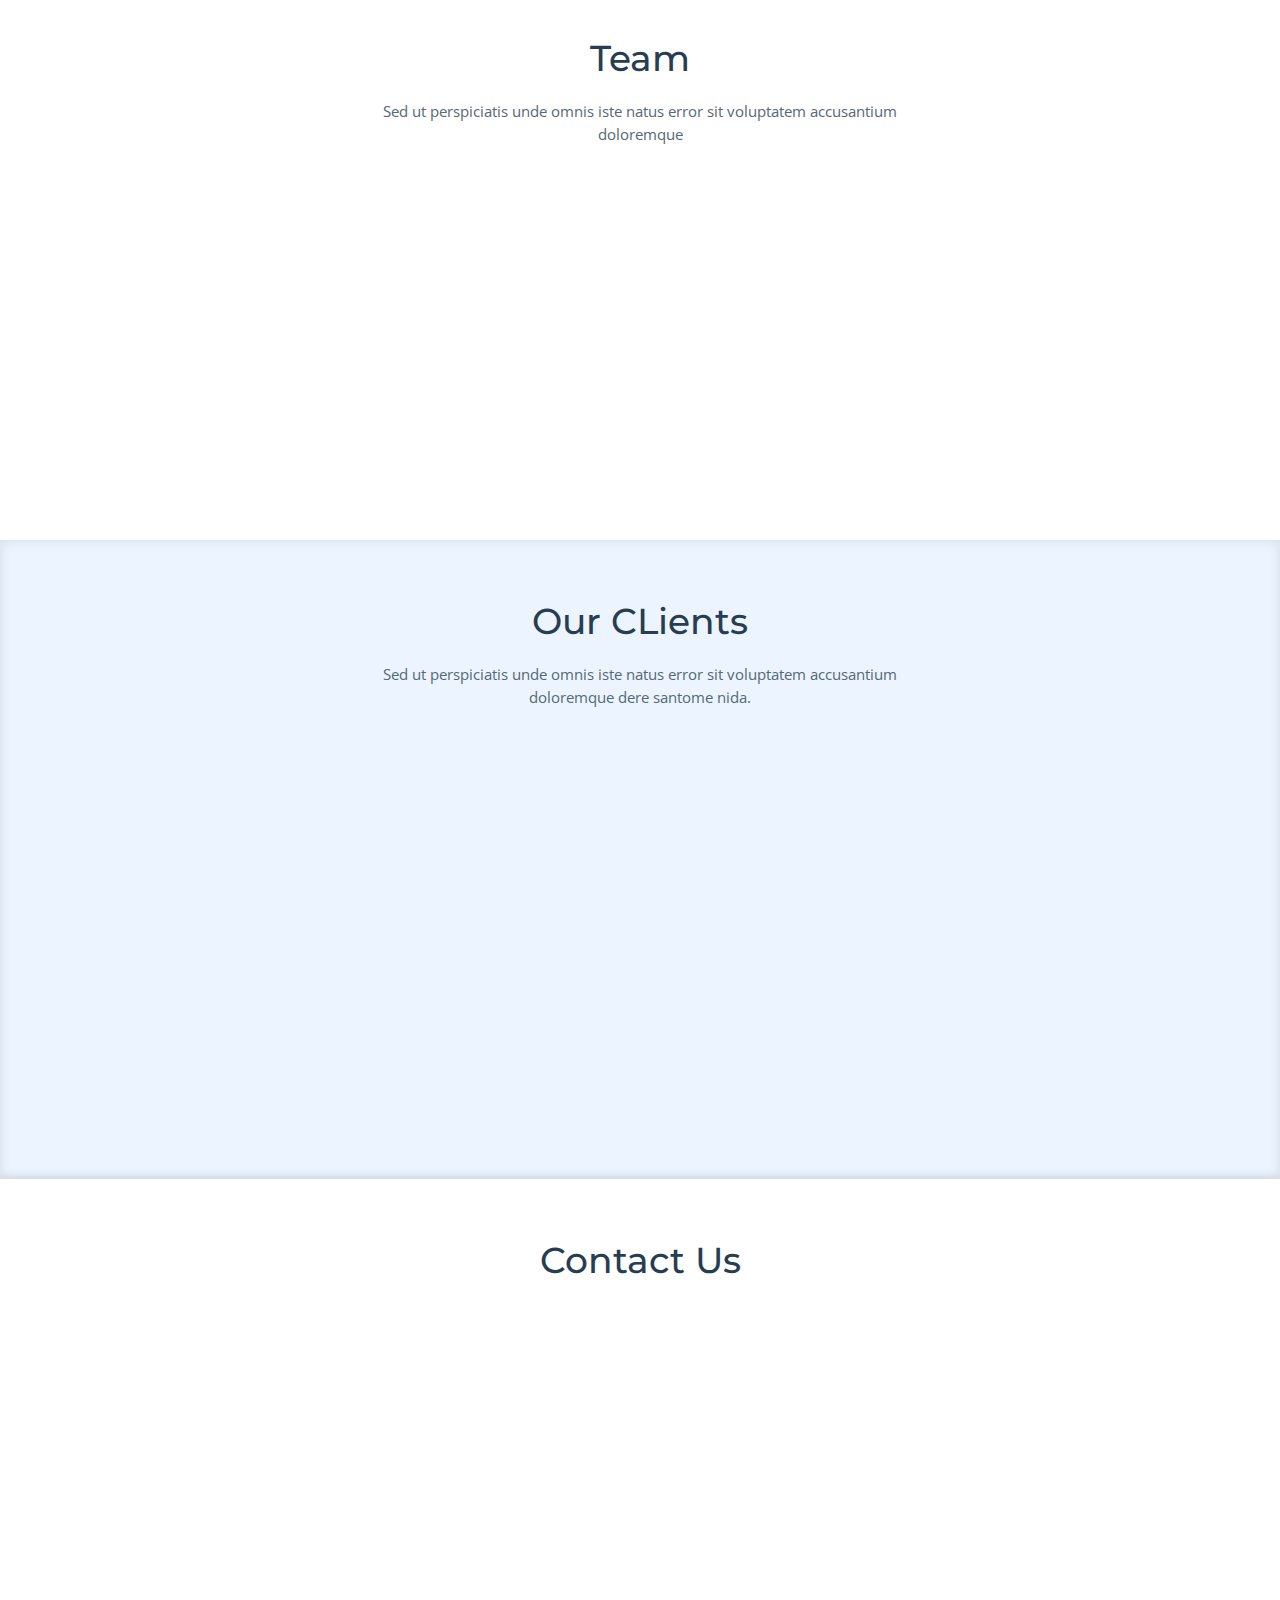
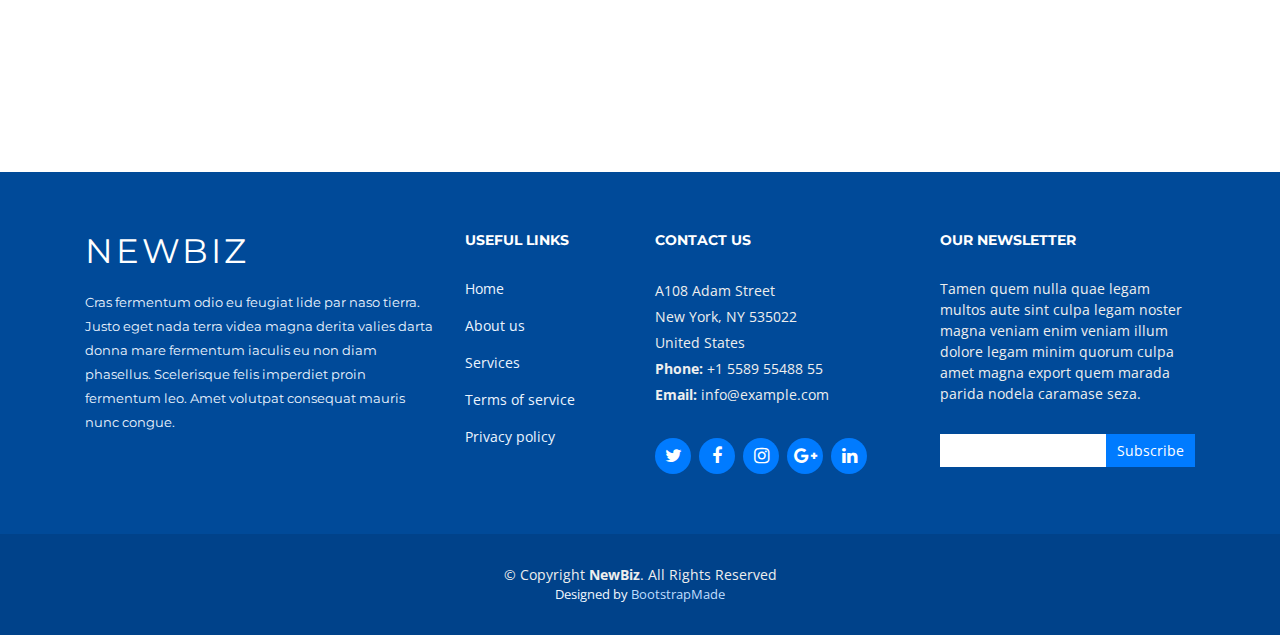
<file: pubmed.html>
<!DOCTYPE html>
<html lang="en">
<head>
  <meta charset="utf-8">
  <title>Star Analyst</title>
  <meta content="width=device-width, initial-scale=1.0" name="viewport">
  <meta content="" name="keywords">
  <meta content="" name="description">

  <!-- Favicons -->
  <link href="img/favicon.png" rel="icon">
  <link href="img/apple-touch-icon.png" rel="apple-touch-icon">

  <!-- Google Fonts -->
  <link href="https://fonts.googleapis.com/css?family=Open+Sans:300,300i,400,400i,700,700i|Montserrat:300,400,500,700" rel="stylesheet">

  <!-- Bootstrap CSS File -->
  <link href="lib/bootstrap/css/bootstrap.min.css" rel="stylesheet">

  <!-- Libraries CSS Files -->
  <link href="lib/font-awesome/css/font-awesome.min.css" rel="stylesheet">
  <link href="lib/animate/animate.min.css" rel="stylesheet">
  <link href="lib/ionicons/css/ionicons.min.css" rel="stylesheet">
  <link href="lib/owlcarousel/assets/owl.carousel.min.css" rel="stylesheet">
  <link href="lib/lightbox/css/lightbox.min.css" rel="stylesheet">

  <!-- Main Stylesheet File -->
  <link href="css/style.css" rel="stylesheet">

</head>

<body>

  <!--==========================
  Header
  ============================-->
  <header id="header" class="fixed-top">
    <div class="container">

      <div class="logo float-left">
        <!-- Uncomment below if you prefer to use an image logo -->
        <!-- <h1 class="text-light"><a href="#header"><span>NewBiz</span></a></h1> -->
        <a href="#intro" class="scrollto"><img src="img/logo.png" alt="" class="img-fluid"></a>
      </div>

       <nav class="main-nav float-right d-none d-lg-block">
        <ul>
          <li class="#active"><a href="index.html#intro">Home</a></li>
          <li><a href="index.html#about">About Us</a></li>
          <li><a href="index.html#services">Services</a></li>
          <li class="drop-down"><a href="#portfolio">Products</a>
            
                <ul>
                  <li><a href="pubm.html#">Research Analyzer</a></li>
                  <li><a href="dsapce.html#">Advanced Digital Library </a></li>
                 
                </ul>
              </li>
          <li><a href="team.html#team">Team</a></li>
            
        
          <li><a href="index.html#contact">Contact Us</a></li>
        </ul>
      </nav><!-- .main-nav -->
      
    </div>
  </header><!-- #header -->

  <!--==========================
    Intro Section
  ============================-->
 <section id="intro"  >
    <div class="container">
	<div class="row justify-content-center">
          <div class="col-lg-10">
       <div class="owl-carousel testimonials-carousel wow fadeInUp">
    
              <div class="testimonial-item">
                <div class="intro-img">
					<img src="img/kisspng.png" alt="" >
				  </div>

				  <div class="intro-info">
					<h2>We Provide Strong Research Connect and Analytics.</h2>
					<div>
					  <a href="#about" class="btn-get-started scrollto">Get Demo</a>
					  <a href="#services" class="btn-services scrollto">Our Tools</a>
					</div>
				  </div>
              </div>
    
              <div class="testimonial-item">
               <div class="intro-img">
					<img src="img/kisspng.png" alt="" >
				  </div>

				  <div class="intro-info">
					<h2>We Provide Strong Research Connect and Analytics.</h2>
					<div>
					  <a href="#about" class="btn-get-started scrollto">Get Demo</a>
					  <a href="#services" class="btn-services scrollto">Our Tools</a>
					</div>
				  </div>
              </div>
              </div>
    
            </div>
            </div>
            </div>

    </div>
  </section><!-- #intro -->

  <main id="main">
  
<section id="testimonials" class="section-bg">
      <div class="container">

        <header class="section-header">
          <h3>Testimonials</h3>
        </header>

        <div class="row justify-content-center">
          <div class="col-lg-10">

            <div class="owl-carousel testimonials-carousel wow fadeInUp">
    
              <div class="testimonial-item">
                <img src="img/testimonial-1.jpg" class="testimonial-img" alt="">
                <h3>Saul Goodman</h3>
                <h4>Ceo &amp; Founder</h4>
                <p>
                  Proin iaculis purus consequat sem cure digni ssim donec porttitora entum suscipit rhoncus. Accusantium quam, ultricies eget id, aliquam eget nibh et. Maecen aliquam, risus at semper.
                </p>
              </div>
    
              <div class="testimonial-item">
                <img src="img/testimonial-2.jpg" class="testimonial-img" alt="">
                <h3>Sara Wilsson</h3>
                <h4>Designer</h4>
                <p>
                  Export tempor illum tamen malis malis eram quae irure esse labore quem cillum quid cillum eram malis quorum velit fore eram velit sunt aliqua noster fugiat irure amet legam anim culpa.
                </p>
              </div>
    
            </div>

          </div>
        </div>


      </div>
    </section><!-- #testimonials -->
	

    <!--==========================
      About Us Section
    ============================-->
    <section id="about">
      <div class="container">

        <header class="section-header">
          <h3>About Us</h3>
          <p>WELCOME TO STAR ANALYST</p>
        </header>

        <div class="row about-container">

          <div class="col-lg-6 content order-lg-1 order-2">
            <p>
              At STAR ANALYST we provide solution for academic institutes to bring their valuable research work on single platform from (SCOPUS, WEB OF SCIENCE, PubMed central). 
            </p>

            <div class="icon-box wow fadeInUp">
              <div class="icon"><i class="fa fa-shopping-bag"></i></div>
              <h4 class="title"><a href="">Research Growth</a></h4>
              <p class="description">The tool uses data science to gather and analyze the data to reflect the academic progress of the institute over the year </p>
            </div>

            <div class="icon-box wow fadeInUp" data-wow-delay="0.2s">
              <div class="icon"><i class="fa fa-photo"></i></div>
              <h4 class="title"><a href="">Departmental Progress</a></h4>
              <p class="description">Tool provides the progress of internal departments and faculty members</p>
            </div>

            <div class="icon-box wow fadeInUp" data-wow-delay="0.4s">
              <div class="icon"><i class="fa fa-bar-chart"></i></div>
              <h4 class="title"><a href="">Comparitive Analysis</a></h4>
              <p class="description">We Provide comparative Analysis of work done over the year in single from different digital library under one umbrella and growth compared to other academic institutes globally
</p>
            </div>

          </div>

          <div class="col-lg-6 background order-lg-2 order-1 wow fadeInUp">
            <img src="img/about-img.svg" class="img-fluid" alt="">
          </div>
        </div>

        <div class="row about-extra">
          <div class="col-lg-6 wow fadeInUp">
            <img src="img/about-extra-1.svg" class="img-fluid" alt="">
          </div>
          <div class="col-lg-6 wow fadeInUp pt-5 pt-lg-0">
            <h4>Voluptatem dignissimos provident quasi corporis voluptates sit assumenda.</h4>
            <p>
              Ipsum in aspernatur ut possimus sint. Quia omnis est occaecati possimus ea. Quas molestiae perspiciatis occaecati qui rerum. Deleniti quod porro sed quisquam saepe. Numquam mollitia recusandae non ad at et a.
            </p>
            <p>
              Ad vitae recusandae odit possimus. Quaerat cum ipsum corrupti. Odit qui asperiores ea corporis deserunt veritatis quidem expedita perferendis. Qui rerum eligendi ex doloribus quia sit. Porro rerum eum eum.
            </p>
          </div>
        </div>

        <div class="row about-extra">
          <div class="col-lg-6 wow fadeInUp order-1 order-lg-2">
            <img src="img/about-extra-2.svg" class="img-fluid" alt="">
          </div>

          <div class="col-lg-6 wow fadeInUp pt-4 pt-lg-0 order-2 order-lg-1">
            <h4>Neque saepe temporibus repellat ea ipsum et. Id vel et quia tempora facere reprehenderit.</h4>
            <p>
             Delectus alias ut incidunt delectus nam placeat in consequatur. Sed cupiditate quia ea quis. Voluptas nemo qui aut distinctio. Cumque fugit earum est quam officiis numquam. Ducimus corporis autem at blanditiis beatae incidunt sunt. 
            </p>
            <p>
              Voluptas saepe natus quidem blanditiis. Non sunt impedit voluptas mollitia beatae. Qui esse molestias. Laudantium libero nisi vitae debitis. Dolorem cupiditate est perferendis iusto.
            </p>
            <p>
              Eum quia in. Magni quas ipsum a. Quis ex voluptatem inventore sint quia modi. Numquam est aut fuga mollitia exercitationem nam accusantium provident quia.
            </p>
          </div>
          
        </div>

      </div>
    </section><!-- #about -->

    <!--==========================
      Services Section
    ============================-->
    <section id="services" class="section-bg">
      <div class="container">

        <header class="section-header">
          <h3>Services</h3>
          <p>Laudem latine persequeris id sed, ex fabulas delectus quo. No vel partiendo abhorreant vituperatoribus.</p>
        </header>

        <div class="row">

          <div class="col-md-6 col-lg-5 offset-lg-1 wow bounceInUp" data-wow-duration="1.4s">
            <div class="box">
              <div class="icon"><i class="ion-ios-analytics-outline" style="color: #ff689b;"></i></div>
              <h4 class="title"><a href="">Lorem Ipsum</a></h4>
              <p class="description">Voluptatum deleniti atque corrupti quos dolores et quas molestias excepturi sint occaecati cupiditate non provident</p>
            </div>
          </div>
          <div class="col-md-6 col-lg-5 wow bounceInUp" data-wow-duration="1.4s">
            <div class="box">
              <div class="icon"><i class="ion-ios-bookmarks-outline" style="color: #e9bf06;"></i></div>
              <h4 class="title"><a href="">Dolor Sitema</a></h4>
              <p class="description">Minim veniam, quis nostrud exercitation ullamco laboris nisi ut aliquip ex ea commodo consequat tarad limino ata</p>
            </div>
          </div>

          <div class="col-md-6 col-lg-5 offset-lg-1 wow bounceInUp" data-wow-delay="0.1s" data-wow-duration="1.4s">
            <div class="box">
              <div class="icon"><i class="ion-ios-paper-outline" style="color: #3fcdc7;"></i></div>
              <h4 class="title"><a href="">Sed ut perspiciatis</a></h4>
              <p class="description">Duis aute irure dolor in reprehenderit in voluptate velit esse cillum dolore eu fugiat nulla pariatur</p>
            </div>
          </div>
          <div class="col-md-6 col-lg-5 wow bounceInUp" data-wow-delay="0.1s" data-wow-duration="1.4s">
            <div class="box">
              <div class="icon"><i class="ion-ios-speedometer-outline" style="color:#41cf2e;"></i></div>
              <h4 class="title"><a href="">Magni Dolores</a></h4>
              <p class="description">Excepteur sint occaecat cupidatat non proident, sunt in culpa qui officia deserunt mollit anim id est laborum</p>
            </div>
          </div>

          <div class="col-md-6 col-lg-5 offset-lg-1 wow bounceInUp" data-wow-delay="0.2s" data-wow-duration="1.4s">
            <div class="box">
              <div class="icon"><i class="ion-ios-world-outline" style="color: #d6ff22;"></i></div>
              <h4 class="title"><a href="">Nemo Enim</a></h4>
              <p class="description">At vero eos et accusamus et iusto odio dignissimos ducimus qui blanditiis praesentium voluptatum deleniti atque</p>
            </div>
          </div>
          <div class="col-md-6 col-lg-5 wow bounceInUp" data-wow-delay="0.2s" data-wow-duration="1.4s">
            <div class="box">
              <div class="icon"><i class="ion-ios-clock-outline" style="color: #4680ff;"></i></div>
              <h4 class="title"><a href="">Eiusmod Tempor</a></h4>
              <p class="description">Et harum quidem rerum facilis est et expedita distinctio. Nam libero tempore, cum soluta nobis est eligendi</p>
            </div>
          </div>

        </div>

      </div>
    </section><!-- #services -->

    <!--==========================
      Why Us Section
    ============================-->
    <section id="why-us" class="wow fadeIn">
      <div class="container">
        <header class="section-header">
          <h3>Why choose us?</h3>
          <p>Laudem latine persequeris id sed, ex fabulas delectus quo. No vel partiendo abhorreant vituperatoribus.</p>
        </header>

        <div class="row row-eq-height justify-content-center">

          <div class="col-lg-4 mb-4">
            <div class="card wow bounceInUp">
                <i class="fa fa-diamond"></i>
              <div class="card-body">
                <h5 class="card-title">Corporis dolorem</h5>
                <p class="card-text">Deleniti optio et nisi dolorem debitis. Aliquam nobis est temporibus sunt ab inventore officiis aut voluptatibus.</p>
                <a href="#" class="readmore">Read more </a>
              </div>
            </div>
          </div>

          <div class="col-lg-4 mb-4">
            <div class="card wow bounceInUp">
                <i class="fa fa-language"></i>
              <div class="card-body">
                <h5 class="card-title">Voluptates dolores</h5>
                <p class="card-text">Voluptates nihil et quis omnis et eaque omnis sint aut. Ducimus dolorum aspernatur.</p>
                <a href="#" class="readmore">Read more </a>
              </div>
            </div>
          </div>

          <div class="col-lg-4 mb-4">
            <div class="card wow bounceInUp">
                <i class="fa fa-object-group"></i>
              <div class="card-body">
                <h5 class="card-title">Eum ut aspernatur</h5>
                <p class="card-text">Autem quod nesciunt eos ea aut amet laboriosam ab. Eos quis porro in non nemo ex. </p>
                <a href="#" class="readmore">Read more </a>
              </div>
            </div>
          </div>

        </div>

        <div class="row counters">

          <div class="col-lg-3 col-6 text-center">
            <span data-toggle="counter-up">274</span>
            <p>Clients</p>
          </div>

          <div class="col-lg-3 col-6 text-center">
            <span data-toggle="counter-up">421</span>
            <p>Projects</p>
          </div>

          <div class="col-lg-3 col-6 text-center">
            <span data-toggle="counter-up">1,364</span>
            <p>Hours Of Support</p>
          </div>

          <div class="col-lg-3 col-6 text-center">
            <span data-toggle="counter-up">18</span>
            <p>Hard Workers</p>
          </div>
  
        </div>

      </div>
    </section>

    <!--==========================
      Portfolio Section
    ============================-->
    <section id="portfolio" class="clearfix">
      <div class="container">

        <header class="section-header">
          <h3 class="section-title">Our Portfolio</h3>
        </header>

        <div class="row">
          <div class="col-lg-12">
            <ul id="portfolio-flters">
              <li data-filter="*" class="filter-active">All</li>
              <li data-filter=".filter-app">App</li>
              <li data-filter=".filter-card">Card</li>
              <li data-filter=".filter-web">Web</li>
            </ul>
          </div>
        </div>

        <div class="row portfolio-container">

          <div class="col-lg-4 col-md-6 portfolio-item filter-app">
            <div class="portfolio-wrap">
              <img src="img/portfolio/app1.jpg" class="img-fluid" alt="">
              <div class="portfolio-info">
                <h4><a href="#">App 1</a></h4>
                <p>App</p>
                <div>
                  <a href="img/portfolio/app1.jpg" data-lightbox="portfolio" data-title="App 1" class="link-preview" title="Preview"><i class="ion ion-eye"></i></a>
                  <a href="#" class="link-details" title="More Details"><i class="ion ion-android-open"></i></a>
                </div>
              </div>
            </div>
          </div>

          <div class="col-lg-4 col-md-6 portfolio-item filter-web" data-wow-delay="0.1s">
            <div class="portfolio-wrap">
              <img src="img/portfolio/web3.jpg" class="img-fluid" alt="">
              <div class="portfolio-info">
                <h4><a href="#">Web 3</a></h4>
                <p>Web</p>
                <div>
                  <a href="img/portfolio/web3.jpg" class="link-preview" data-lightbox="portfolio" data-title="Web 3" title="Preview"><i class="ion ion-eye"></i></a>
                  <a href="#" class="link-details" title="More Details"><i class="ion ion-android-open"></i></a>
                </div>
              </div>
            </div>
          </div>

          <div class="col-lg-4 col-md-6 portfolio-item filter-app" data-wow-delay="0.2s">
            <div class="portfolio-wrap">
              <img src="img/portfolio/app2.jpg" class="img-fluid" alt="">
              <div class="portfolio-info">
                <h4><a href="#">App 2</a></h4>
                <p>App</p>
                <div>
                  <a href="img/portfolio/app2.jpg" class="link-preview" data-lightbox="portfolio" data-title="App 2" title="Preview"><i class="ion ion-eye"></i></a>
                  <a href="#" class="link-details" title="More Details"><i class="ion ion-android-open"></i></a>
                </div>
              </div>
            </div>
          </div>

          <div class="col-lg-4 col-md-6 portfolio-item filter-card">
            <div class="portfolio-wrap">
              <img src="img/portfolio/card2.jpg" class="img-fluid" alt="">
              <div class="portfolio-info">
                <h4><a href="#">Card 2</a></h4>
                <p>Card</p>
                <div>
                  <a href="img/portfolio/card2.jpg" class="link-preview" data-lightbox="portfolio" data-title="Card 2" title="Preview"><i class="ion ion-eye"></i></a>
                  <a href="#" class="link-details" title="More Details"><i class="ion ion-android-open"></i></a>
                </div>
              </div>
            </div>
          </div>

          <div class="col-lg-4 col-md-6 portfolio-item filter-web" data-wow-delay="0.1s">
            <div class="portfolio-wrap">
              <img src="img/portfolio/web2.jpg" class="img-fluid" alt="">
              <div class="portfolio-info">
                <h4><a href="#">Web 2</a></h4>
                <p>Web</p>
                <div>
                  <a href="img/portfolio/web2.jpg" class="link-preview" data-lightbox="portfolio" data-title="Web 2" title="Preview"><i class="ion ion-eye"></i></a>
                  <a href="#" class="link-details" title="More Details"><i class="ion ion-android-open"></i></a>
                </div>
              </div>
            </div>
          </div>

          <div class="col-lg-4 col-md-6 portfolio-item filter-app" data-wow-delay="0.2s">
            <div class="portfolio-wrap">
              <img src="img/portfolio/app3.jpg" class="img-fluid" alt="">
              <div class="portfolio-info">
                <h4><a href="#">App 3</a></h4>
                <p>App</p>
                <div>
                  <a href="img/portfolio/app3.jpg" class="link-preview" data-lightbox="portfolio" data-title="App 3" title="Preview"><i class="ion ion-eye"></i></a>
                  <a href="#" class="link-details" title="More Details"><i class="ion ion-android-open"></i></a>
                </div>
              </div>
            </div>
          </div>

          <div class="col-lg-4 col-md-6 portfolio-item filter-card">
            <div class="portfolio-wrap">
              <img src="img/portfolio/card1.jpg" class="img-fluid" alt="">
              <div class="portfolio-info">
                <h4><a href="#">Card 1</a></h4>
                <p>Card</p>
                <div>
                  <a href="img/portfolio/card1.jpg" class="link-preview" data-lightbox="portfolio" data-title="Card 1" title="Preview"><i class="ion ion-eye"></i></a>
                  <a href="#" class="link-details" title="More Details"><i class="ion ion-android-open"></i></a>
                </div>
              </div>
            </div>
          </div>

          <div class="col-lg-4 col-md-6 portfolio-item filter-card" data-wow-delay="0.1s">
            <div class="portfolio-wrap">
              <img src="img/portfolio/card3.jpg" class="img-fluid" alt="">
              <div class="portfolio-info">
                <h4><a href="#">Card 3</a></h4>
                <p>Card</p>
                <div>
                  <a href="img/portfolio/card3.jpg" class="link-preview" data-lightbox="portfolio" data-title="Card 3" title="Preview"><i class="ion ion-eye"></i></a>
                  <a href="#" class="link-details" title="More Details"><i class="ion ion-android-open"></i></a>
                </div>
              </div>
            </div>
          </div>

          <div class="col-lg-4 col-md-6 portfolio-item filter-web" data-wow-delay="0.2s">
            <div class="portfolio-wrap">
              <img src="img/portfolio/web1.jpg" class="img-fluid" alt="">
              <div class="portfolio-info">
                <h4><a href="#">Web 1</a></h4>
                <p>Web</p>
                <div>
                  <a href="img/portfolio/web1.jpg" class="link-preview" data-lightbox="portfolio" data-title="Web 1" title="Preview"><i class="ion ion-eye"></i></a>
                  <a href="#" class="link-details" title="More Details"><i class="ion ion-android-open"></i></a>
                </div>
              </div>
            </div>
          </div>

        </div>

      </div>
    </section><!-- #portfolio -->

    <!--==========================
      Clients Section
    ============================-->
   
 
	
	

   <section id="testimonials" class="section-bg">
      <div class="container">

        <header class="section-header">
          <h3>Testimonials</h3>
        </header>

        <div class="row justify-content-center">
          <div class="col-lg-10">

            <div class="owl-carousel testimonials-carousel wow fadeInUp">
    
              <div class="testimonial-item">
                <img src="img/testimonial-1.jpg" class="testimonial-img" alt="">
                <h3>Saul Goodman</h3>
                <h4>Ceo &amp; Founder</h4>
                <p>
                  Proin iaculis purus consequat sem cure digni ssim donec porttitora entum suscipit rhoncus. Accusantium quam, ultricies eget id, aliquam eget nibh et. Maecen aliquam, risus at semper.
                </p>
              </div>
    
              <div class="testimonial-item">
                <img src="img/testimonial-2.jpg" class="testimonial-img" alt="">
                <h3>Sara Wilsson</h3>
                <h4>Designer</h4>
                <p>
                  Export tempor illum tamen malis malis eram quae irure esse labore quem cillum quid cillum eram malis quorum velit fore eram velit sunt aliqua noster fugiat irure amet legam anim culpa.
                </p>
              </div>
    
              <div class="testimonial-item">
                <img src="img/testimonial-3.jpg" class="testimonial-img" alt="">
                <h3>Jena Karlis</h3>
                <h4>Store Owner</h4>
                <p>
                  Enim nisi quem export duis labore cillum quae magna enim sint quorum nulla quem veniam duis minim tempor labore quem eram duis noster aute amet eram fore quis sint minim.
                </p>
              </div>
    
              <div class="testimonial-item">
                <img src="img/testimonial-4.jpg" class="testimonial-img" alt="">
                <h3>Matt Brandon</h3>
                <h4>Freelancer</h4>
                <p>
                  Fugiat enim eram quae cillum dolore dolor amet nulla culpa multos export minim fugiat minim velit minim dolor enim duis veniam ipsum anim magna sunt elit fore quem dolore labore illum veniam.
                </p>
              </div>
    
              <div class="testimonial-item">
                <img src="img/testimonial-5.jpg" class="testimonial-img" alt="">
                <h3>John Larson</h3>
                <h4>Entrepreneur</h4>
                <p>
                  Quis quorum aliqua sint quem legam fore sunt eram irure aliqua veniam tempor noster veniam enim culpa labore duis sunt culpa nulla illum cillum fugiat legam esse veniam culpa fore nisi cillum quid.
                </p>
              </div>

            </div>

          </div>
        </div>


      </div>
    </section><!-- #testimonials -->

    <!--==========================
      Team Section
    ============================-->
    <section id="team">
      <div class="container">
        <div class="section-header">
          <h3>Team</h3>
          <p>Sed ut perspiciatis unde omnis iste natus error sit voluptatem accusantium doloremque</p>
        </div>

        <div class="row">

          <div class="col-lg-3 col-md-6 wow fadeInUp">
            <div class="member">
              <img src="img/team-1.jpg" class="img-fluid" alt="">
              <div class="member-info">
                <div class="member-info-content">
                  <h4>Walter White</h4>
                  <span>Chief Executive Officer</span>
                  <div class="social">
                    <a href=""><i class="fa fa-twitter"></i></a>
                    <a href=""><i class="fa fa-facebook"></i></a>
                    <a href=""><i class="fa fa-google-plus"></i></a>
                    <a href=""><i class="fa fa-linkedin"></i></a>
                  </div>
                </div>
              </div>
            </div>
          </div>

          <div class="col-lg-3 col-md-6 wow fadeInUp" data-wow-delay="0.1s">
            <div class="member">
              <img src="img/team-2.jpg" class="img-fluid" alt="">
              <div class="member-info">
                <div class="member-info-content">
                  <h4>Sarah Jhonson</h4>
                  <span>Product Manager</span>
                  <div class="social">
                    <a href=""><i class="fa fa-twitter"></i></a>
                    <a href=""><i class="fa fa-facebook"></i></a>
                    <a href=""><i class="fa fa-google-plus"></i></a>
                    <a href=""><i class="fa fa-linkedin"></i></a>
                  </div>
                </div>
              </div>
            </div>
          </div>

          <div class="col-lg-3 col-md-6 wow fadeInUp" data-wow-delay="0.2s">
            <div class="member">
              <img src="img/team-3.jpg" class="img-fluid" alt="">
              <div class="member-info">
                <div class="member-info-content">
                  <h4>William Anderson</h4>
                  <span>CTO</span>
                  <div class="social">
                    <a href=""><i class="fa fa-twitter"></i></a>
                    <a href=""><i class="fa fa-facebook"></i></a>
                    <a href=""><i class="fa fa-google-plus"></i></a>
                    <a href=""><i class="fa fa-linkedin"></i></a>
                  </div>
                </div>
              </div>
            </div>
          </div>

          <div class="col-lg-3 col-md-6 wow fadeInUp" data-wow-delay="0.3s">
            <div class="member">
              <img src="img/team-4.jpg" class="img-fluid" alt="">
              <div class="member-info">
                <div class="member-info-content">
                  <h4>Amanda Jepson</h4>
                  <span>Accountant</span>
                  <div class="social">
                    <a href=""><i class="fa fa-twitter"></i></a>
                    <a href=""><i class="fa fa-facebook"></i></a>
                    <a href=""><i class="fa fa-google-plus"></i></a>
                    <a href=""><i class="fa fa-linkedin"></i></a>
                  </div>
                </div>
              </div>
            </div>
          </div>

        </div>

      </div>
    </section><!-- #team -->

    <!--==========================
      Clients Section
    ============================-->
    <section id="clients" class="section-bg">

      <div class="container">

        <div class="section-header">
          <h3>Our CLients</h3>
          <p>Sed ut perspiciatis unde omnis iste natus error sit voluptatem accusantium doloremque dere santome nida.</p>
        </div>

        <div class="row no-gutters clients-wrap clearfix wow fadeInUp">

          <div class="col-lg-3 col-md-4 col-xs-6">
            <div class="client-logo">
              <img src="img/clients/client-1.png" class="img-fluid" alt="">
            </div>
          </div>
          
          <div class="col-lg-3 col-md-4 col-xs-6">
            <div class="client-logo">
              <img src="img/clients/client-2.png" class="img-fluid" alt="">
            </div>
          </div>
        
          <div class="col-lg-3 col-md-4 col-xs-6">
            <div class="client-logo">
              <img src="img/clients/client-3.png" class="img-fluid" alt="">
            </div>
          </div>
          
          <div class="col-lg-3 col-md-4 col-xs-6">
            <div class="client-logo">
              <img src="img/clients/client-4.png" class="img-fluid" alt="">
            </div>
          </div>
          
          <div class="col-lg-3 col-md-4 col-xs-6">
            <div class="client-logo">
              <img src="img/clients/client-5.png" class="img-fluid" alt="">
            </div>
          </div>
        
          <div class="col-lg-3 col-md-4 col-xs-6">
            <div class="client-logo">
              <img src="img/clients/client-6.png" class="img-fluid" alt="">
            </div>
          </div>
          
          <div class="col-lg-3 col-md-4 col-xs-6">
            <div class="client-logo">
              <img src="img/clients/client-7.png" class="img-fluid" alt="">
            </div>
          </div>
          
          <div class="col-lg-3 col-md-4 col-xs-6">
            <div class="client-logo">
              <img src="img/clients/client-8.png" class="img-fluid" alt="">
            </div>
          </div>

        </div>

      </div>

    </section>

    <!--==========================
      Contact Section
    ============================-->
    <section id="contact">
      <div class="container-fluid">

        <div class="section-header">
          <h3>Contact Us</h3>
        </div>

        <div class="row wow fadeInUp">

          <div class="col-lg-6">
            <div class="map mb-4 mb-lg-0">
              <iframe src="https://www.google.com/maps/embed?pb=!1m14!1m8!1m3!1d12097.433213460943!2d-74.0062269!3d40.7101282!3m2!1i1024!2i768!4f13.1!3m3!1m2!1s0x0%3A0xb89d1fe6bc499443!2sDowntown+Conference+Center!5e0!3m2!1smk!2sbg!4v1539943755621" frameborder="0" style="border:0; width: 100%; height: 312px;" allowfullscreen></iframe>
            </div>
          </div>

          <div class="col-lg-6">
            <div class="row">
              <div class="col-md-5 info">
                <i class="ion-ios-location-outline"></i>
                <p>A108 Adam Street, NY 535022</p>
              </div>
              <div class="col-md-4 info">
                <i class="ion-ios-email-outline"></i>
                <p>info@example.com</p>
              </div>
              <div class="col-md-3 info">
                <i class="ion-ios-telephone-outline"></i>
                <p>+1 5589 55488 55</p>
              </div>
            </div>

            <div class="form">
              <div id="sendmessage">Your message has been sent. Thank you!</div>
              <div id="errormessage"></div>
              <form action="" method="post" role="form" class="contactForm">
                <div class="form-row">
                  <div class="form-group col-lg-6">
                    <input type="text" name="name" class="form-control" id="name" placeholder="Your Name" data-rule="minlen:4" data-msg="Please enter at least 4 chars" />
                    <div class="validation"></div>
                  </div>
                  <div class="form-group col-lg-6">
                    <input type="email" class="form-control" name="email" id="email" placeholder="Your Email" data-rule="email" data-msg="Please enter a valid email" />
                    <div class="validation"></div>
                  </div>
                </div>
                <div class="form-group">
                  <input type="text" class="form-control" name="subject" id="subject" placeholder="Subject" data-rule="minlen:4" data-msg="Please enter at least 8 chars of subject" />
                  <div class="validation"></div>
                </div>
                <div class="form-group">
                  <textarea class="form-control" name="message" rows="5" data-rule="required" data-msg="Please write something for us" placeholder="Message"></textarea>
                  <div class="validation"></div>
                </div>
                <div class="text-center"><button type="submit" title="Send Message">Send Message</button></div>
              </form>
            </div>
          </div>

        </div>

      </div>
    </section><!-- #contact -->

  </main>

  <!--==========================
    Footer
  ============================-->
  <footer id="footer">
    <div class="footer-top">
      <div class="container">
        <div class="row">

          <div class="col-lg-4 col-md-6 footer-info">
            <h3>NewBiz</h3>
            <p>Cras fermentum odio eu feugiat lide par naso tierra. Justo eget nada terra videa magna derita valies darta donna mare fermentum iaculis eu non diam phasellus. Scelerisque felis imperdiet proin fermentum leo. Amet volutpat consequat mauris nunc congue.</p>
          </div>

          <div class="col-lg-2 col-md-6 footer-links">
            <h4>Useful Links</h4>
            <ul>
              <li><a href="#">Home</a></li>
              <li><a href="#">About us</a></li>
              <li><a href="#">Services</a></li>
              <li><a href="#">Terms of service</a></li>
              <li><a href="#">Privacy policy</a></li>
            </ul>
          </div>

          <div class="col-lg-3 col-md-6 footer-contact">
            <h4>Contact Us</h4>
            <p>
              A108 Adam Street <br>
              New York, NY 535022<br>
              United States <br>
              <strong>Phone:</strong> +1 5589 55488 55<br>
              <strong>Email:</strong> info@example.com<br>
            </p>

            <div class="social-links">
              <a href="#" class="twitter"><i class="fa fa-twitter"></i></a>
              <a href="#" class="facebook"><i class="fa fa-facebook"></i></a>
              <a href="#" class="instagram"><i class="fa fa-instagram"></i></a>
              <a href="#" class="google-plus"><i class="fa fa-google-plus"></i></a>
              <a href="#" class="linkedin"><i class="fa fa-linkedin"></i></a>
            </div>

          </div>

          <div class="col-lg-3 col-md-6 footer-newsletter">
            <h4>Our Newsletter</h4>
            <p>Tamen quem nulla quae legam multos aute sint culpa legam noster magna veniam enim veniam illum dolore legam minim quorum culpa amet magna export quem marada parida nodela caramase seza.</p>
            <form action="" method="post">
              <input type="email" name="email"><input type="submit"  value="Subscribe">
            </form>
          </div>

        </div>
      </div>
    </div>

    <div class="container">
      <div class="copyright">
        &copy; Copyright <strong>NewBiz</strong>. All Rights Reserved
      </div>
      <div class="credits">
        <!--
          All the links in the footer should remain intact.
          You can delete the links only if you purchased the pro version.
          Licensing information: https://bootstrapmade.com/license/
          Purchase the pro version with working PHP/AJAX contact form: https://bootstrapmade.com/buy/?theme=NewBiz
        -->
        Designed by <a href="https://bootstrapmade.com/">BootstrapMade</a>
      </div>
    </div>
  </footer><!-- #footer -->

  <a href="#" class="back-to-top"><i class="fa fa-chevron-up"></i></a>
  <!-- Uncomment below i you want to use a preloader -->
  <!-- <div id="preloader"></div> -->

  <!-- JavaScript Libraries -->
  <script src="lib/jquery/jquery.min.js"></script>
  <script src="lib/jquery/jquery-migrate.min.js"></script>
  <script src="lib/bootstrap/js/bootstrap.bundle.min.js"></script>
  <script src="lib/easing/easing.min.js"></script>
  <script src="lib/mobile-nav/mobile-nav.js"></script>
  <script src="lib/wow/wow.min.js"></script>
  <script src="lib/waypoints/waypoints.min.js"></script>
  <script src="lib/counterup/counterup.min.js"></script>
  <script src="lib/owlcarousel/owl.carousel.min.js"></script>
  <script src="lib/isotope/isotope.pkgd.min.js"></script>
  <script src="lib/lightbox/js/lightbox.min.js"></script>
  <!-- Contact Form JavaScript File -->
  <script src="contactform/contactform.js"></script>

  <!-- Template Main Javascript File -->
  <script src="js/main.js"></script>

</body>
</html>
</file>
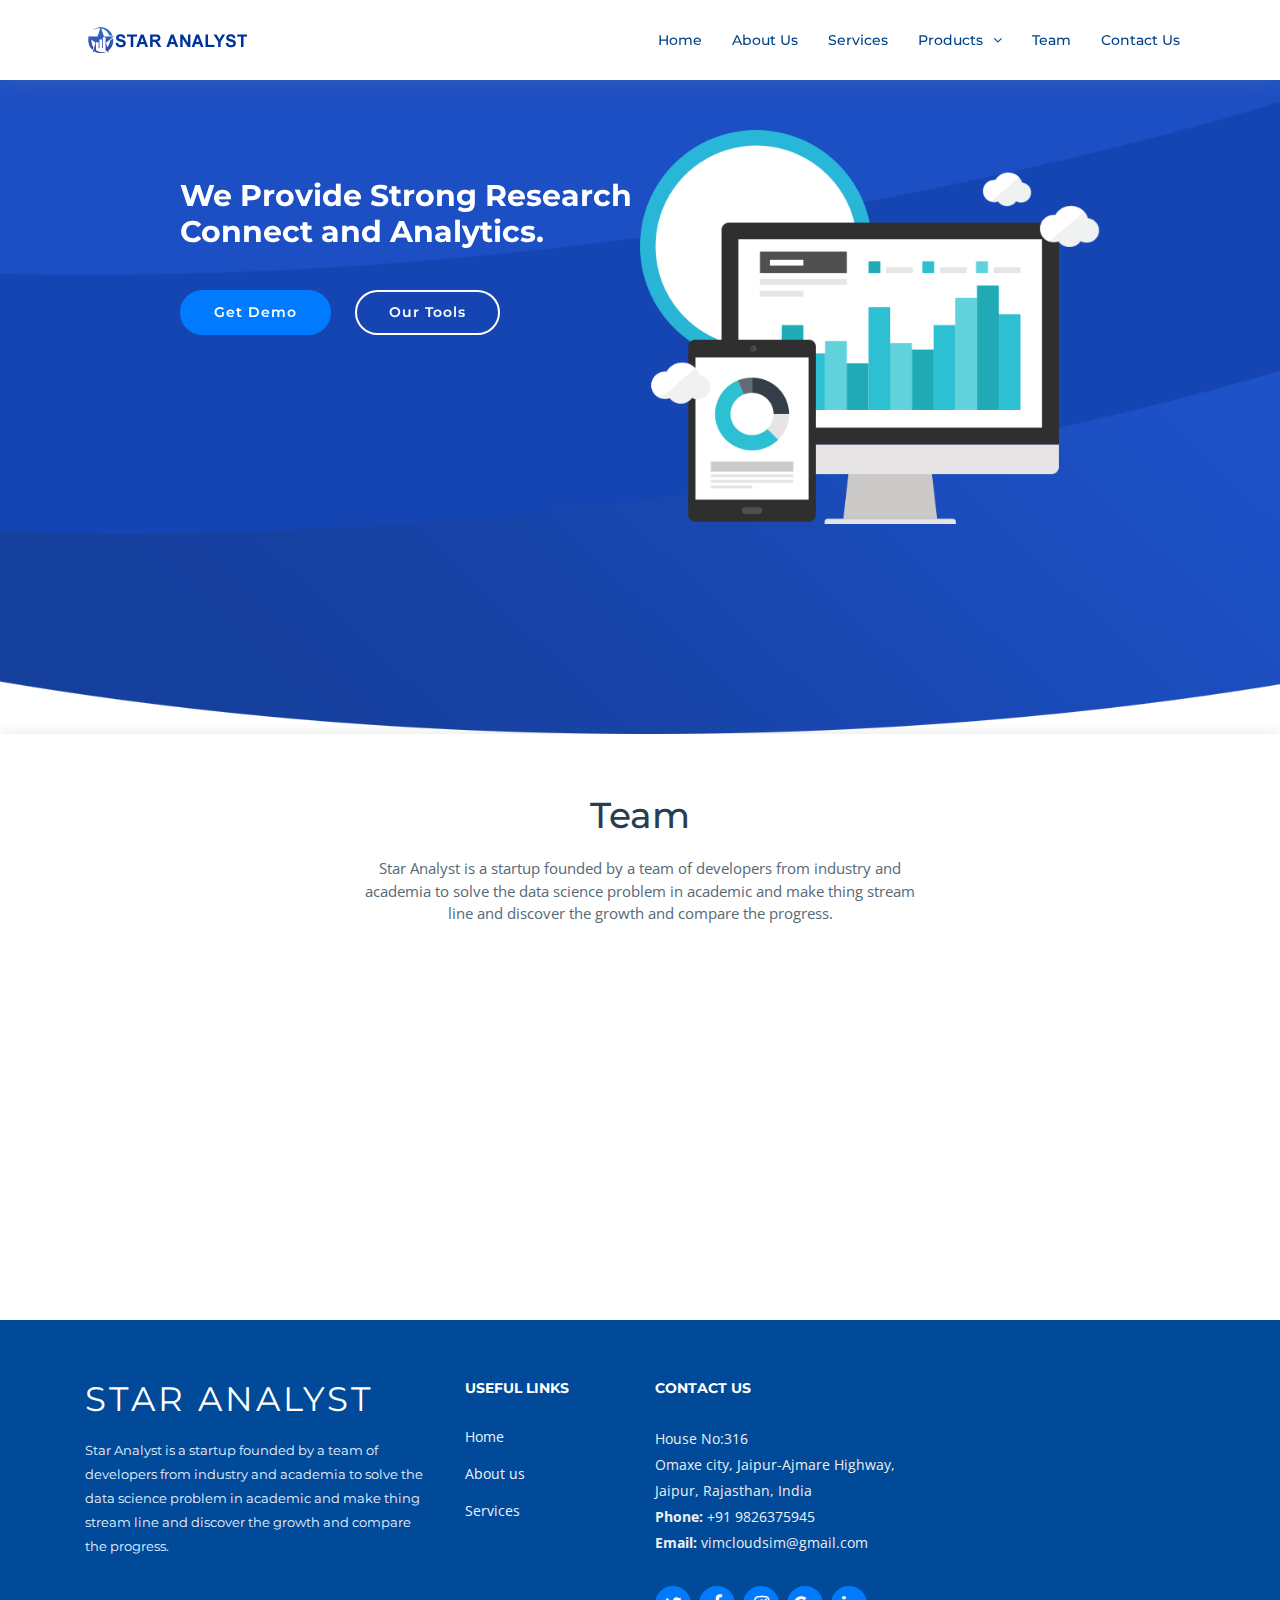
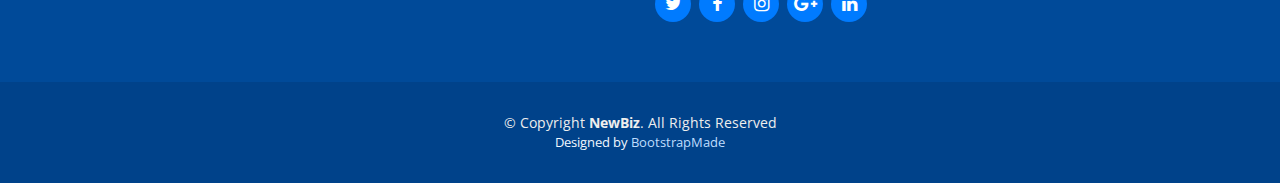
<file: team.html>
<!DOCTYPE html>
<html lang="en">
<head>
  <meta charset="utf-8">
  <title>Star Analyst</title>
  <meta content="width=device-width, initial-scale=1.0" name="viewport">
  <meta content="" name="keywords">
  <meta content="" name="description">

  <!-- Favicons -->
  <link href="img/favicon.png" rel="icon">
  <link href="img/apple-touch-icon.png" rel="apple-touch-icon">

  <!-- Google Fonts -->
  <link href="https://fonts.googleapis.com/css?family=Open+Sans:300,300i,400,400i,700,700i|Montserrat:300,400,500,700" rel="stylesheet">

  <!-- Bootstrap CSS File -->
  <link href="lib/bootstrap/css/bootstrap.min.css" rel="stylesheet">

  <!-- Libraries CSS Files -->
  <link href="lib/font-awesome/css/font-awesome.min.css" rel="stylesheet">
  <link href="lib/animate/animate.min.css" rel="stylesheet">
  <link href="lib/ionicons/css/ionicons.min.css" rel="stylesheet">
  <link href="lib/owlcarousel/assets/owl.carousel.min.css" rel="stylesheet">
  <link href="lib/lightbox/css/lightbox.min.css" rel="stylesheet">

  <!-- Main Stylesheet File -->
  <link href="css/style.css" rel="stylesheet">

</head>

<body>

  <!--==========================
  Header
  ============================-->
  <header id="header" class="fixed-top">
    <div class="container">

      <div class="logo float-left">
        <!-- Uncomment below if you prefer to use an image logo -->
        <!-- <h1 class="text-light"><a href="#header"><span>NewBiz</span></a></h1> -->
        <a href="index.html#intro" class="scrollto"><img src="img/logo.png" alt="" class="img-fluid"></a>
      </div>

      <nav class="main-nav float-right d-none d-lg-block">
        <ul>
          <li class="#active"><a href="index.html#intro">Home</a></li>
          <li><a href="index.html#about">About Us</a></li>
          <li><a href="index.html#services">Services</a></li>
          <li class="drop-down"><a href="#portfolio">Products</a>
            
                <ul>
                  <li><a href="pubm.html#">Research Analyzer</a></li>
                  <li><a href="dsapce.html#">Advanced Digital Library </a></li>
                 
                </ul>
              </li>
          <li><a href="team.html#team">Team</a></li>
            
        
          <li><a href="index.html#contact">Contact Us</a></li>
        </ul>
      </nav><!-- .main-nav -->
      
    </div>
  </header><!-- #header -->

 <section id="intro"  >
    <div class="container">
	<div class="row justify-content-center">
          <div class="col-lg-10">
       <div class="owl-carousel testimonials-carousel wow fadeInUp">
    
              
    
              <div class="testimonial-item">
               <div class="intro-img">
					<img src="img/intro/intro4.png" alt="" >
				  </div>

				  <div class="intro-info">
				  <br>
					<br><h2>We Provide Strong Research Connect and Analytics.</h2>
					
					<div>
					  <a href="index.html#contact" class="btn-get-started scrollto">Get Demo</a>
					  <a href="pubm.html" class="btn-services scrollto">Our Tools</a>
					</div>
				  </div>
              </div>
			  
			  
			   <div class="testimonial-item">
                <div class="intro-img">
					<img src="img/intro/intro3.png" alt="" >
				  </div>

				  <div class="intro-info">
					<h2>Only tool in the market to highlight the research growth of an academic institute.</h2>
					<div>
					<a href="index.html#contact" class="btn-get-started scrollto">Get Demo</a>
					  <a href="pubm.html" class="btn-services scrollto">Our Tools</a>
					</div>
				  </div>
              </div>
			  
			  <div class="testimonial-item">
                <div class="intro-img">
					<img src="img/intro/intro2.png" alt="" >
				  </div>

				  <div class="intro-info">
					<h2>We provide deep analysis for long run</h2>
					<div>
					<a href="index.html#contact" class="btn-get-started scrollto">Get Demo</a>
					  <a href="pubm.html" class="btn-services scrollto">Our Tools</a>
					</div>
				  </div>
              </div>
			  
			  
			  <div class="testimonial-item">
                <div class="intro-img">
					<img src="img/intro/intro5.png" alt="" >
				  </div>

				  <div class="intro-info">
					<h2>Tool to generate graphical report in any format </h2>
					<div>
					<a href="index.html#contact" class="btn-get-started scrollto">Get Demo</a>
					  <a href="pubm.html" class="btn-services scrollto">Our Tools</a>
					</div>
				  </div>
              </div>
			  
              </div>
    
            </div>
            </div>
            </div>

    </div>
  </section><!-- #intro -->

  <main id="main">


    <!--==========================
      Team Section
    ============================-->
    <section id="team">
      <div class="container">
        <div class="section-header">
          <h3>Team</h3>
          <p>Star Analyst is a startup founded by a team of developers from industry and academia to solve the data science problem in academic and make thing stream line and discover the growth and compare the progress.</p>
        </div>

        <div class="row">

          <div class="col-lg-3 col-md-4 wow fadeInUp">
            <div class="member">
              <img src="img/user.png" class="img-fluid" alt="">
              <div class="member-info">
                <div class="member-info-content">
                  <h4>Ravi </h4>
                  <span>Developer</span>
                  <div class="social">
                    
                  </div>
                </div>
              </div>
            </div>
          </div>

          <div class="col-lg-3 col-md-4 wow fadeInUp" data-wow-delay="0.1s">
            <div class="member">
              <img src="img/user.png" class="img-fluid" alt="">
              <div class="member-info">
                <div class="member-info-content">
                  <h4>Manisha</h4>
                  <span>Founder</span>
                  <div class="social">
                    
                  </div>
                </div>
              </div>
            </div>
          </div>

        </div>

      </div>
    </section><!-- #team -->
    
  

  </main>

  <!--==========================
    Footer
    ============================-->
  <footer id="footer">
    <div class="footer-top">
      <div class="container">
        <div class="row">

          <div class="col-lg-4 col-md-6 footer-info">
            <h3>STAR ANALYST  </h3>
            <p>Star Analyst is a startup founded by a team of developers from industry and academia to solve the data science problem in academic and make thing stream line and discover the growth and compare the progress.</p>
          </div>

          <div class="col-lg-2 col-md-6 footer-links">
            <h4>Useful Links</h4>
            <ul>
              <li><a href="index.html#">Home</a></li>
              <li><a href="index.html#about">About us</a></li>
              <li><a href="index.html#services">Services</a></li>
            </ul>
          </div>

          <div class="col-lg-3 col-md-6 footer-contact">
            <h4>Contact Us</h4>
            <p>
              House No:316 <br>
              Omaxe city, Jaipur-Ajmare Highway,<br>
               Jaipur, Rajasthan, India <br>
              <strong>Phone:</strong> +91 9826375945<br>
              <strong>Email:</strong> vimcloudsim@gmail.com<br>
            </p>

            <div class="social-links">
              <a href="#" class="twitter"><i class="fa fa-twitter"></i></a>
              <a href="#" class="facebook"><i class="fa fa-facebook"></i></a>
              <a href="#" class="instagram"><i class="fa fa-instagram"></i></a>
              <a href="#" class="google-plus"><i class="fa fa-google-plus"></i></a>
              <a href="#" class="linkedin"><i class="fa fa-linkedin"></i></a>
            </div>

          </div>

          

        </div>
      </div>
    </div>

    <div class="container">
      <div class="copyright">
        &copy; Copyright <strong>NewBiz</strong>. All Rights Reserved
      </div>
      <div class="credits">
        <!--
          All the links in the footer should remain intact.
          You can delete the links only if you purchased the pro version.
          Licensing information: https://bootstrapmade.com/license/
          Purchase the pro version with working PHP/AJAX contact form: https://bootstrapmade.com/buy/?theme=NewBiz
        -->
        Designed by <a href="https://bootstrapmade.com/">BootstrapMade</a>
      </div>
    </div>
  </footer><!-- #footer -->

  <a href="#" class="back-to-top"><i class="fa fa-chevron-up"></i></a>
  <!-- Uncomment below i you want to use a preloader -->
  <!-- <div id="preloader"></div> -->

  <!-- JavaScript Libraries -->
  <script src="lib/jquery/jquery.min.js"></script>
  <script src="lib/jquery/jquery-migrate.min.js"></script>
  <script src="lib/bootstrap/js/bootstrap.bundle.min.js"></script>
  <script src="lib/easing/easing.min.js"></script>
  <script src="lib/mobile-nav/mobile-nav.js"></script>
  <script src="lib/wow/wow.min.js"></script>
  <script src="lib/waypoints/waypoints.min.js"></script>
  <script src="lib/counterup/counterup.min.js"></script>
  <script src="lib/owlcarousel/owl.carousel.min.js"></script>
  <script src="lib/isotope/isotope.pkgd.min.js"></script>
  <script src="lib/lightbox/js/lightbox.min.js"></script>
  <!-- Contact Form JavaScript File -->
  <script src="contactform/contactform.js"></script>

  <!-- Template Main Javascript File -->
  <script src="js/main.js"></script>

</body>
</html>
</file>
<file: css/style.css>
/*
  Theme Name: NewBiz
  Theme URL: https://bootstrapmade.com/newbiz-bootstrap-business-template/
  Author: BootstrapMade.com
  License: https://bootstrapmade.com/license/
*/

/*--------------------------------------------------------------
# General
--------------------------------------------------------------*/

body {
  background: #fff;
  color: #444;
  font-family: "Open Sans", sans-serif;
}

a {
  color: #007bff;
  transition: 0.5s;
}

a:hover,
a:active,
a:focus {
  color: #0b6bd3;
  outline: none;
  text-decoration: none;
}

p {
  padding: 0;
  margin: 0 0 30px 0;
}

h1,
h2,
h3,
h4,
h5,
h6 {
  font-family: "Montserrat", sans-serif;
  font-weight: 400;
  margin: 0 0 20px 0;
  padding: 0;
}

/* Back to top button */

.back-to-top {
  position: fixed;
  display: none;
  background: #007bff;
  color: #fff;
  width: 44px;
  height: 44px;
  text-align: center;
  line-height: 1;
  font-size: 16px;
  border-radius: 50%;
  right: 15px;
  bottom: 15px;
  transition: background 0.5s;
  z-index: 11;
}

.back-to-top i {
  padding-top: 12px;
  color: #fff;
}

/* Prelaoder */

#preloader {
  position: fixed;
  top: 0;
  left: 0;
  right: 0;
  bottom: 0;
  z-index: 9999;
  overflow: hidden;
  background: #fff;
}

#preloader:before {
  content: "";
  position: fixed;
  top: calc(50% - 30px);
  left: calc(50% - 30px);
  border: 6px solid #f2f2f2;
  border-top: 6px solid #007bff;
  border-radius: 50%;
  width: 60px;
  height: 60px;
  -webkit-animation: animate-preloader 1s linear infinite;
  animation: animate-preloader 1s linear infinite;
}

@-webkit-keyframes animate-preloader {
  0% {
    -webkit-transform: rotate(0deg);
    transform: rotate(0deg);
  }

  100% {
    -webkit-transform: rotate(360deg);
    transform: rotate(360deg);
  }
}

@keyframes animate-preloader {
  0% {
    -webkit-transform: rotate(0deg);
    transform: rotate(0deg);
  }

  100% {
    -webkit-transform: rotate(360deg);
    transform: rotate(360deg);
  }
}

/*--------------------------------------------------------------
# Header
--------------------------------------------------------------*/

#header {
  height: 80px;
  transition: all 0.5s;
  z-index: 997;
  transition: all 0.5s;
  padding: 20px 0;
  background: #fff;
  box-shadow: 0px 0px 30px rgba(127, 137, 161, 0.3);
}

#header.header-scrolled,
#header.header-pages {
  height: 60px;
  padding: 10px 0;
}

#header .logo h1 {
  font-size: 36px;
  margin: 0;
  padding: 0;
  line-height: 1;
  font-weight: 400;
  letter-spacing: 3px;
  text-transform: uppercase;
}

#header .logo h1 a,
#header .logo h1 a:hover {
  color: #00366f;
  text-decoration: none;
}

#header .logo img {
  padding: 0;
  margin: 7px 0;
  max-height: 26px;
}

.main-pages {
  margin-top: 60px;
}

/*--------------------------------------------------------------
# Intro Section
--------------------------------------------------------------*/

#intro {
  width: 100%;
  position: relative;
  background: url("../img/intro-bg.png") center bottom no-repeat;
  background-size: cover;
  padding: 130px 0 120px 0;
}

#intro .intro-img {
  width: 50%;
  float: right;
}

#intro .intro-info {
  width: 50%;
  float: left;
}

#intro .intro-info h2 {
  color: #fff;
  margin-bottom: 40px;
  font-size: 30px;
  font-weight: 700;
}

#intro .intro-info h2 span {
  color: #74b5fc;
  text-decoration: underline;
}

#intro .intro-info .btn-get-started,
#intro .intro-info .btn-services {
  font-family: "Montserrat", sans-serif;
  font-size: 14px;
  font-weight: 600;
  letter-spacing: 1px;
  display: inline-block;
  padding: 10px 32px;
  border-radius: 50px;
  transition: 0.5s;
  margin: 0 20px 20px 0;
  color: #fff;
}

#intro .intro-info .btn-get-started {
  background: #007bff;
  border: 2px solid #007bff;
  color: #fff;
}

#intro .intro-info .btn-get-started:hover {
  background: none;
  border-color: #fff;
  color: #fff;
}

#intro .intro-info .btn-services {
  border: 2px solid #fff;
}

#intro .intro-info .btn-services:hover {
  background: #007bff;
  border-color: #007bff;
  color: #fff;
}

/*--------------------------------------------------------------
# Navigation Menu
--------------------------------------------------------------*/

/* Desktop Navigation */

.main-nav {
  /* Drop Down */
  /* Deep Drop Down */
}

.main-nav,
.main-nav * {
  margin: 0;
  padding: 0;
  list-style: none;
}

.main-nav > ul > li {
  position: relative;
  white-space: nowrap;
  float: left;
}

.main-nav a {
  display: block;
  position: relative;
  color: #004289;
  padding: 10px 15px;
  transition: 0.3s;
  font-size: 14px;
  font-family: "Montserrat", sans-serif;
  font-weight: 500;
}

.main-nav a:hover,
.main-nav .active > a,
.main-nav li:hover > a {
  color: #007bff;
  text-decoration: none;
}

.main-nav .drop-down ul {
  display: block;
  position: absolute;
  left: 0;
  top: calc(100% + 30px);
  z-index: 99;
  opacity: 0;
  visibility: hidden;
  padding: 10px 0;
  background: #fff;
  box-shadow: 0px 0px 30px rgba(127, 137, 161, 0.25);
  transition: ease all 0.3s;
}

.main-nav .drop-down:hover > ul {
  opacity: 1;
  top: 100%;
  visibility: visible;
}

.main-nav .drop-down li {
  min-width: 180px;
  position: relative;
}

.main-nav .drop-down ul a {
  padding: 10px 20px;
  font-size: 13px;
  color: #004289;
}

.main-nav .drop-down ul a:hover,
.main-nav .drop-down ul .active > a,
.main-nav .drop-down ul li:hover > a {
  color: #007bff;
}

.main-nav .drop-down > a:after {
  content: "\f107";
  font-family: FontAwesome;
  padding-left: 10px;
}

.main-nav .drop-down .drop-down ul {
  top: 0;
  left: calc(100% - 30px);
}

.main-nav .drop-down .drop-down:hover > ul {
  opacity: 1;
  top: 0;
  left: 100%;
}

.main-nav .drop-down .drop-down > a {
  padding-right: 35px;
}

.main-nav .drop-down .drop-down > a:after {
  content: "\f105";
  position: absolute;
  right: 15px;
}

/* Mobile Navigation */

.mobile-nav {
  position: fixed;
  top: 0;
  bottom: 0;
  z-index: 9999;
  overflow-y: auto;
  left: -260px;
  width: 260px;
  padding-top: 18px;
  background: rgba(19, 39, 57, 0.8);
  transition: 0.4s;
}

.mobile-nav * {
  margin: 0;
  padding: 0;
  list-style: none;
}

.mobile-nav a {
  display: block;
  position: relative;
  color: #fff;
  padding: 10px 20px;
  font-weight: 500;
}

.mobile-nav a:hover,
.mobile-nav .active > a,
.mobile-nav li:hover > a {
  color: #74b5fc;
  text-decoration: none;
}

.mobile-nav .drop-down > a:after {
  content: "\f078";
  font-family: FontAwesome;
  padding-left: 10px;
  position: absolute;
  right: 15px;
}

.mobile-nav .active.drop-down > a:after {
  content: "\f077";
}

.mobile-nav .drop-down > a {
  padding-right: 35px;
}

.mobile-nav .drop-down ul {
  display: none;
  overflow: hidden;
}

.mobile-nav .drop-down li {
  padding-left: 20px;
}

.mobile-nav-toggle {
  position: fixed;
  right: 0;
  top: 0;
  z-index: 9998;
  border: 0;
  background: none;
  font-size: 24px;
  transition: all 0.4s;
  outline: none !important;
  line-height: 1;
  cursor: pointer;
  text-align: right;
}

.mobile-nav-toggle i {
  margin: 18px 18px 0 0;
  color: #004289;
}

.mobile-nav-overly {
  width: 100%;
  height: 100%;
  z-index: 9997;
  top: 0;
  left: 0;
  position: fixed;
  background: rgba(19, 39, 57, 0.8);
  overflow: hidden;
  display: none;
}

.mobile-nav-active {
  overflow: hidden;
}

.mobile-nav-active .mobile-nav {
  left: 0;
}

.mobile-nav-active .mobile-nav-toggle i {
  color: #fff;
}

/*--------------------------------------------------------------
# Sections
--------------------------------------------------------------*/

/* Sections Header
--------------------------------*/

.section-header h3 {
  font-size: 36px;
  color: #283d50;
  text-align: center;
  font-weight: 500;
  position: relative;
}

.section-header p {
  text-align: center;
  margin: auto;
  font-size: 15px;
  padding-bottom: 60px;
  color: #556877;
  width: 50%;
}

/* Section with background
--------------------------------*/

.section-bg {
  background: #ecf5ff;
}

/* About Us Section
--------------------------------*/
#head {
  background: #fff;
  padding: 100px 0;
}
#about {
  background: #fff;
  padding: 80px 0;
}
#about1 {
  background: #fff;
  padding: 80px 0;
}

#about .about-container .background {
  margin: 20px 0;
}

#about .about-container .content {
  background: #fff;
}

#about .about-container .title {
  color: #333;
  font-weight: 700;
  font-size: 32px;
}

#about .about-container p {
  line-height: 26px;
}

#about .about-container p:last-child {
  margin-bottom: 0;
}

#about .about-container .icon-box {
  background: #fff;
  background-size: cover;
  padding: 0 0 30px 0;
}

#about .about-container .icon-box .icon {
  float: left;
  background: #fff;
  width: 64px;
  height: 64px;
  display: -webkit-box;
  display: -webkit-flex;
  display: -ms-flexbox;
  display: flex;
  -webkit-box-pack: center;
  -webkit-justify-content: center;
  -ms-flex-pack: center;
  justify-content: center;
  -webkit-box-align: center;
  -webkit-align-items: center;
  -ms-flex-align: center;
  align-items: center;
  -webkit-box-orient: vertical;
  -webkit-box-direction: normal;
  -webkit-flex-direction: column;
  -ms-flex-direction: column;
  flex-direction: column;
  text-align: center;
  border-radius: 50%;
  border: 2px solid #007bff;
  transition: all 0.3s ease-in-out;
}

#about .about-container .icon-box .icon i {
  color: #007bff;
  font-size: 24px;
}

#about .about-container .icon-box:hover .icon {
  background: #007bff;
}

#about .about-container .icon-box:hover .icon i {
  color: #fff;
}

#about .about-container .icon-box .title {
  margin-left: 80px;
  font-weight: 600;
  margin-bottom: 5px;
  font-size: 18px;
}

#about .about-container .icon-box .title a {
  color: #283d50;
}

#about .about-container .icon-box .description {
  margin-left: 80px;
  line-height: 24px;
  font-size: 14px;
}

#about .about-extra {
  padding-top: 60px;
}

#about .about-extra h4 {
  font-weight: 600;
  font-size: 24px;
}

/* Services Section
--------------------------------*/

#services {
  padding: 60px 0 40px 0;
  box-shadow: inset 0px 0px 12px 0px rgba(0, 0, 0, 0.1);
}

#services .box {
  padding: 30px;
  position: relative;
  overflow: hidden;
  border-radius: 10px;
  margin: 0 10px 40px 10px;
  background: #fff;
  box-shadow: 0 10px 29px 0 rgba(68, 88, 144, 0.1);
  transition: all 0.3s ease-in-out;
}

#services .box:hover {
  -webkit-transform: translateY(-5px);
  transform: translateY(-5px);
}

#services .icon {
  position: absolute;
  left: -10px;
  top: calc(50% - 32px);
}

#services .icon i {
  font-size: 64px;
  line-height: 1;
  transition: 0.5s;
}

#services .title {
  margin-left: 40px;
  font-weight: 700;
  margin-bottom: 15px;
  font-size: 18px;
}

#services .title a {
  color: #111;
}

#services .box:hover .title a {
  color: #007bff;
}

#services .description {
  font-size: 14px;
  margin-left: 40px;
  line-height: 24px;
  margin-bottom: 0;
}

#why-us {
  padding: 60px 0;
  background: #004a99;
}

#why-us .section-header h3,
#why-us .section-header p {
  color: #fff;
}

#why-us .card {
  background: #00458f;
  border-color: #00458f;
  border-radius: 10px;
  margin: 0 15px;
  padding: 15px 0;
  text-align: center;
  color: #fff;
  transition: 0.3s ease-in-out;
  height: 100%;
}

#why-us .card:hover {
  background: #003b7a;
  border-color: #003b7a;
}

#why-us .card i {
  font-size: 48px;
  padding-top: 15px;
  color: #bfddfe;
}

#why-us .card h5 {
  font-size: 22px;
  font-weight: 600;
}

#why-us .card p {
  font-size: 15px;
  color: #d8eafe;
}

#why-us .card .readmore {
  color: #fff;
  font-weight: 600;
  display: inline-block;
  transition: 0.3s ease-in-out;
  border-bottom: #00458f solid 2px;
}

#why-us .card .readmore:hover {
  border-bottom: #fff solid 2px;
}

#why-us .counters {
  padding-top: 40px;
}

#why-us .counters span {
  font-family: "Montserrat", sans-serif;
  font-weight: bold;
  font-size: 48px;
  display: block;
  color: #fff;
}

#why-us .counters p {
  padding: 0;
  margin: 0 0 20px 0;
  font-family: "Montserrat", sans-serif;
  font-size: 14px;
  color: #cce5ff;
}

/* Portfolio Section
--------------------------------*/

#portfolio {
  padding: 60px 0;
  box-shadow: 0px 0px 12px 0px rgba(0, 0, 0, 0.1);
}

#portfolio #portfolio-flters {
  padding: 0;
  margin: 5px 0 35px 0;
  list-style: none;
  text-align: center;
}

#portfolio #portfolio-flters li {
  cursor: pointer;
  margin: 15px 15px 15px 0;
  display: inline-block;
  padding: 6px 20px;
  font-size: 12px;
  line-height: 20px;
  color: #007bff;
  border-radius: 50px;
  text-transform: uppercase;
  background: #ecf5ff;
  margin-bottom: 5px;
  transition: all 0.3s ease-in-out;
}

#portfolio #portfolio-flters li:hover,
#portfolio #portfolio-flters li.filter-active {
  background: #007bff;
  color: #fff;
}

#portfolio #portfolio-flters li:last-child {
  margin-right: 0;
}

#portfolio .portfolio-item {
  position: relative;
  overflow: hidden;
  margin-bottom: 30px;
}

#portfolio .portfolio-item .portfolio-wrap {
  overflow: hidden;
  position: relative;
  border-radius: 6px;
  margin: 0;
}

#portfolio .portfolio-item .portfolio-wrap:hover img {
  opacity: 0.4;
  transition: 0.3s;
}

#portfolio .portfolio-item .portfolio-wrap .portfolio-info {
  position: absolute;
  top: 0;
  right: 0;
  bottom: 0;
  left: 0;
  display: -webkit-box;
  display: -webkit-flex;
  display: -ms-flexbox;
  display: flex;
  -webkit-box-pack: center;
  -webkit-justify-content: center;
  -ms-flex-pack: center;
  justify-content: center;
  -webkit-box-align: center;
  -webkit-align-items: center;
  -ms-flex-align: center;
  align-items: center;
  -webkit-box-orient: vertical;
  -webkit-box-direction: normal;
  -webkit-flex-direction: column;
  -ms-flex-direction: column;
  flex-direction: column;
  text-align: center;
  opacity: 0;
  transition: 0.2s linear;
}

#portfolio .portfolio-item .portfolio-wrap .portfolio-info h4 {
  font-size: 22px;
  line-height: 1px;
  font-weight: 700;
  margin-bottom: 14px;
  padding-bottom: 0;
}

#portfolio .portfolio-item .portfolio-wrap .portfolio-info h4 a {
  color: #fff;
}

#portfolio .portfolio-item .portfolio-wrap .portfolio-info h4 a:hover {
  color: #007bff;
}

#portfolio .portfolio-item .portfolio-wrap .portfolio-info p {
  padding: 0;
  margin: 0;
  color: #e2effe;
  font-weight: 500;
  font-size: 14px;
  text-transform: uppercase;
}

#portfolio .portfolio-item .portfolio-wrap .portfolio-info .link-preview,
#portfolio .portfolio-item .portfolio-wrap .portfolio-info .link-details {
  display: inline-block;
  line-height: 1;
  text-align: center;
  width: 36px;
  height: 36px;
  background: #007bff;
  border-radius: 50%;
  margin: 10px 4px 0 4px;
}

#portfolio .portfolio-item .portfolio-wrap .portfolio-info .link-preview i,
#portfolio .portfolio-item .portfolio-wrap .portfolio-info .link-details i {
  padding-top: 6px;
  font-size: 22px;
  color: #fff;
}

#portfolio .portfolio-item .portfolio-wrap .portfolio-info .link-preview:hover,
#portfolio .portfolio-item .portfolio-wrap .portfolio-info .link-details:hover {
  background: #3395ff;
}

#portfolio .portfolio-item .portfolio-wrap .portfolio-info .link-preview:hover i,
#portfolio .portfolio-item .portfolio-wrap .portfolio-info .link-details:hover i {
  color: #fff;
}

#portfolio .portfolio-item .portfolio-wrap:hover {
  background: #003166;
}

#portfolio .portfolio-item .portfolio-wrap:hover .portfolio-info {
  opacity: 1;
}

/* Testimonials Section
--------------------------------*/

#testimonials {
  padding: 100px 0;
  box-shadow: inset 0px 0px 12px 0px rgba(0, 0, 0, 0.1);
}

#testimonials .section-header {
  margin-bottom: 40px;
}

#testimonials .testimonial-item .testimonial-img {
  width: 120px;
  border-radius: 50%;
  border: 4px solid #fff;
  float: left;
}

#testimonials .testimonial-item h3 {
  font-size: 20px;
  font-weight: bold;
  margin: 10px 0 5px 0;
  color: #111;
  margin-left: 140px;
}

#testimonials .testimonial-item h4 {
  font-size: 14px;
  color: #999;
  margin: 0 0 15px 0;
  margin-left: 140px;
}

#testimonials .testimonial-item p {
  font-style: italic;
  margin: 0 0 15px 140px;
}

#testimonials .owl-nav,
#testimonials .owl-dots {
  margin-top: 5px;
  text-align: center;
}

#testimonials .owl-dot {
  display: inline-block;
  margin: 0 5px;
  width: 12px;
  height: 12px;
  border-radius: 50%;
  background-color: #ddd;
}

#testimonials .owl-dot.active {
  background-color: #007bff;
}

/* Team Section
--------------------------------*/

#team {
  background: #fff;
  padding: 60px 0;
  box-shadow: 0px 0px 12px 0px rgba(0, 0, 0, 0.1);
}

#team .member {
  text-align: center;
  margin-bottom: 20px;
  position: relative;
  border-radius: 50%;
  overflow: hidden;
}

#team .member .member-info {
  opacity: 0;
  display: -webkit-box;
  display: -webkit-flex;
  display: -ms-flexbox;
  display: flex;
  -webkit-box-pack: center;
  -webkit-justify-content: center;
  -ms-flex-pack: center;
  justify-content: center;
  -webkit-box-align: center;
  -webkit-align-items: center;
  -ms-flex-align: center;
  align-items: center;
  position: absolute;
  bottom: 0;
  top: 0;
  left: 0;
  right: 0;
  transition: 0.2s;
}

#team .member .member-info-content {
  margin-top: 50px;
  transition: margin 0.2s;
}

#team .member:hover .member-info {
  background: rgba(0, 62, 128, 0.7);
  opacity: 1;
  transition: 0.4s;
}

#team .member:hover .member-info-content {
  margin-top: 0;
  transition: margin 0.4s;
}

#team .member h4 {
  font-weight: 700;
  margin-bottom: 2px;
  font-size: 18px;
  color: #fff;
}

#team .member span {
  font-style: italic;
  display: block;
  font-size: 13px;
  color: #fff;
}

#team .member .social {
  margin-top: 15px;
}

#team .member .social a {
  transition: none;
  color: #fff;
}

#team .member .social a:hover {
  color: #007bff;
}

#team .member .social i {
  font-size: 18px;
  margin: 0 2px;
}

/* Clients Section
--------------------------------*/

#clients {
  padding: 60px 0;
  box-shadow: inset 0px 0px 12px 0px rgba(0, 0, 0, 0.1);
}

#clients .clients-wrap {
  border-top: 1px solid #d6eaff;
  border-left: 1px solid #d6eaff;
  margin-bottom: 30px;
}

#clients .client-logo {
  padding: 64px;
  display: -webkit-box;
  display: -webkit-flex;
  display: -ms-flexbox;
  display: flex;
  -webkit-box-pack: center;
  -webkit-justify-content: center;
  -ms-flex-pack: center;
  justify-content: center;
  -webkit-box-align: center;
  -webkit-align-items: center;
  -ms-flex-align: center;
  align-items: center;
  border-right: 1px solid #d6eaff;
  border-bottom: 1px solid #d6eaff;
  overflow: hidden;
  background: #fff;
  height: 160px;
}

#clients .client-logo:hover img {
  -webkit-transform: scale(1.2);
  transform: scale(1.2);
}

#clients img {
  transition: all 0.4s ease-in-out;
}

/* Contact Section
--------------------------------*/

#contact {
  box-shadow: 0px 0px 12px 0px rgba(0, 0, 0, 0.1);
  padding: 60px 0;
  overflow: hidden;
}

#contact .section-header {
  padding-bottom: 30px;
}

#contact .contact-about h3 {
  font-size: 36px;
  margin: 0 0 10px 0;
  padding: 0;
  line-height: 1;
  font-family: "Montserrat", sans-serif;
  font-weight: 300;
  letter-spacing: 3px;
  text-transform: uppercase;
  color: #007bff;
}

#contact .contact-about p {
  font-size: 14px;
  line-height: 24px;
  font-family: "Montserrat", sans-serif;
  color: #888;
}

#contact .social-links {
  padding-bottom: 20px;
}

#contact .social-links a {
  font-size: 18px;
  display: inline-block;
  background: #fff;
  color: #007bff;
  line-height: 1;
  padding: 8px 0;
  margin-right: 4px;
  border-radius: 50%;
  text-align: center;
  width: 36px;
  height: 36px;
  transition: 0.3s;
  border: 1px solid #007bff;
}

#contact .social-links a:hover {
  background: #007bff;
  color: #fff;
}

#contact .info {
  color: #283d50;
}

#contact .info i {
  font-size: 32px;
  color: #007bff;
  float: left;
  line-height: 1;
}

#contact .info p {
  padding: 0 0 10px 36px;
  line-height: 28px;
  font-size: 14px;
}

#contact .form #sendmessage {
  color: #007bff;
  border: 1px solid #007bff;
  display: none;
  text-align: center;
  padding: 15px;
  font-weight: 600;
  margin-bottom: 15px;
}

#contact .form #errormessage {
  color: red;
  display: none;
  border: 1px solid red;
  text-align: center;
  padding: 15px;
  font-weight: 600;
  margin-bottom: 15px;
}

#contact .form #sendmessage.show,
#contact .form #errormessage.show,
#contact .form .show {
  display: block;
}

#contact .form .validation {
  color: red;
  display: none;
  margin: 0 0 20px;
  font-weight: 400;
  font-size: 13px;
}

#contact .form input,
#contact .form textarea {
  border-radius: 0;
  box-shadow: none;
  font-size: 14px;
}

#contact .form button[type="submit"] {
  background: #007bff;
  border: 0;
  border-radius: 20px;
  padding: 8px 30px;
  color: #fff;
  transition: 0.3s;
}

#contact .form button[type="submit"]:hover {
  background: #0067d5;
  cursor: pointer;
}

/*--------------------------------------------------------------
# Footer
--------------------------------------------------------------*/

#footer {
  background: #00428a;
  padding: 0 0 30px 0;
  color: #eee;
  font-size: 14px;
}

#footer .footer-top {
  background: #004a99;
  padding: 60px 0 30px 0;
}

#footer .footer-top .footer-info {
  margin-bottom: 30px;
}

#footer .footer-top .footer-info h3 {
  font-size: 34px;
  margin: 0 0 20px 0;
  padding: 2px 0 2px 0;
  line-height: 1;
  font-family: "Montserrat", sans-serif;
  color: #fff;
  font-weight: 400;
  letter-spacing: 3px;
  text-transform: uppercase;
}

#footer .footer-top .footer-info p {
  font-size: 13px;
  line-height: 24px;
  margin-bottom: 0;
  font-family: "Montserrat", sans-serif;
  color: #ecf5ff;
}

#footer .footer-top .social-links a {
  font-size: 18px;
  display: inline-block;
  background: #007bff;
  color: #fff;
  line-height: 1;
  padding: 8px 0;
  margin-right: 4px;
  border-radius: 50%;
  text-align: center;
  width: 36px;
  height: 36px;
  transition: 0.3s;
}

#footer .footer-top .social-links a:hover {
  background: #0067d5;
  color: #fff;
}

#footer .footer-top h4 {
  font-size: 14px;
  font-weight: bold;
  color: #fff;
  text-transform: uppercase;
  position: relative;
  padding-bottom: 10px;
}

#footer .footer-top .footer-links {
  margin-bottom: 30px;
}

#footer .footer-top .footer-links ul {
  list-style: none;
  padding: 0;
  margin: 0;
}

#footer .footer-top .footer-links ul li {
  padding: 8px 0;
}

#footer .footer-top .footer-links ul li:first-child {
  padding-top: 0;
}

#footer .footer-top .footer-links ul a {
  color: #ecf5ff;
}

#footer .footer-top .footer-links ul a:hover {
  color: #74b5fc;
}

#footer .footer-top .footer-contact {
  margin-bottom: 30px;
}

#footer .footer-top .footer-contact p {
  line-height: 26px;
}

#footer .footer-top .footer-newsletter {
  margin-bottom: 30px;
}

#footer .footer-top .footer-newsletter input[type="email"] {
  border: 0;
  padding: 6px 8px;
  width: 65%;
}

#footer .footer-top .footer-newsletter input[type="submit"] {
  background: #007bff;
  border: 0;
  width: 35%;
  padding: 6px 0;
  text-align: center;
  color: #fff;
  transition: 0.3s;
  cursor: pointer;
}

#footer .footer-top .footer-newsletter input[type="submit"]:hover {
  background: #0062cc;
}

#footer .copyright {
  text-align: center;
  padding-top: 30px;
}

#footer .credits {
  text-align: center;
  font-size: 13px;
  color: #f1f7ff;
}

#footer .credits a {
  color: #bfddfe;
}

#footer .credits a:hover {
  color: #f1f7ff;
}

/*--------------------------------------------------------------
# Responsive Media Queries
--------------------------------------------------------------*/

@media (min-width: 992px) {
  #testimonials .testimonial-item p {
    width: 80%;
  }
}

@media (max-width: 991px) {
  #header {
    height: 60px;
    padding: 10px 0;
  }

  #header .logo h1 {
    font-size: 28px;
    padding: 8px 0;
  }

  #intro {
    padding: 140px 0 60px 0;
  }

  #intro .intro-img {
    width: 80%;
    float: none;
    margin: 0 auto 25px auto;
  }

  #intro .intro-info {
    width: 80%;
    float: none;
    margin: auto;
    text-align: center;
  }

  #why-us .card {
    margin: 0;
  }
}

@media (max-width: 768px) {
  .back-to-top {
    bottom: 15px;
  }
}

@media (max-width: 767px) {
  #intro .intro-info {
    width: 100%;
  }

  #intro .intro-info h2 {
    font-size: 34px;
    margin-bottom: 30px;
  }

  .section-header p {
    width: 100%;
  }

  #testimonials .testimonial-item {
    text-align: center;
  }

  #testimonials .testimonial-item .testimonial-img {
    float: none;
    margin: auto;
  }

  #testimonials .testimonial-item h3,
  #testimonials .testimonial-item h4,
  #testimonials .testimonial-item p {
    margin-left: 0;
  }
}

@media (max-width: 574px) {
  #intro {
    padding: 100px 0 20px 0;
  }
}
</file>
